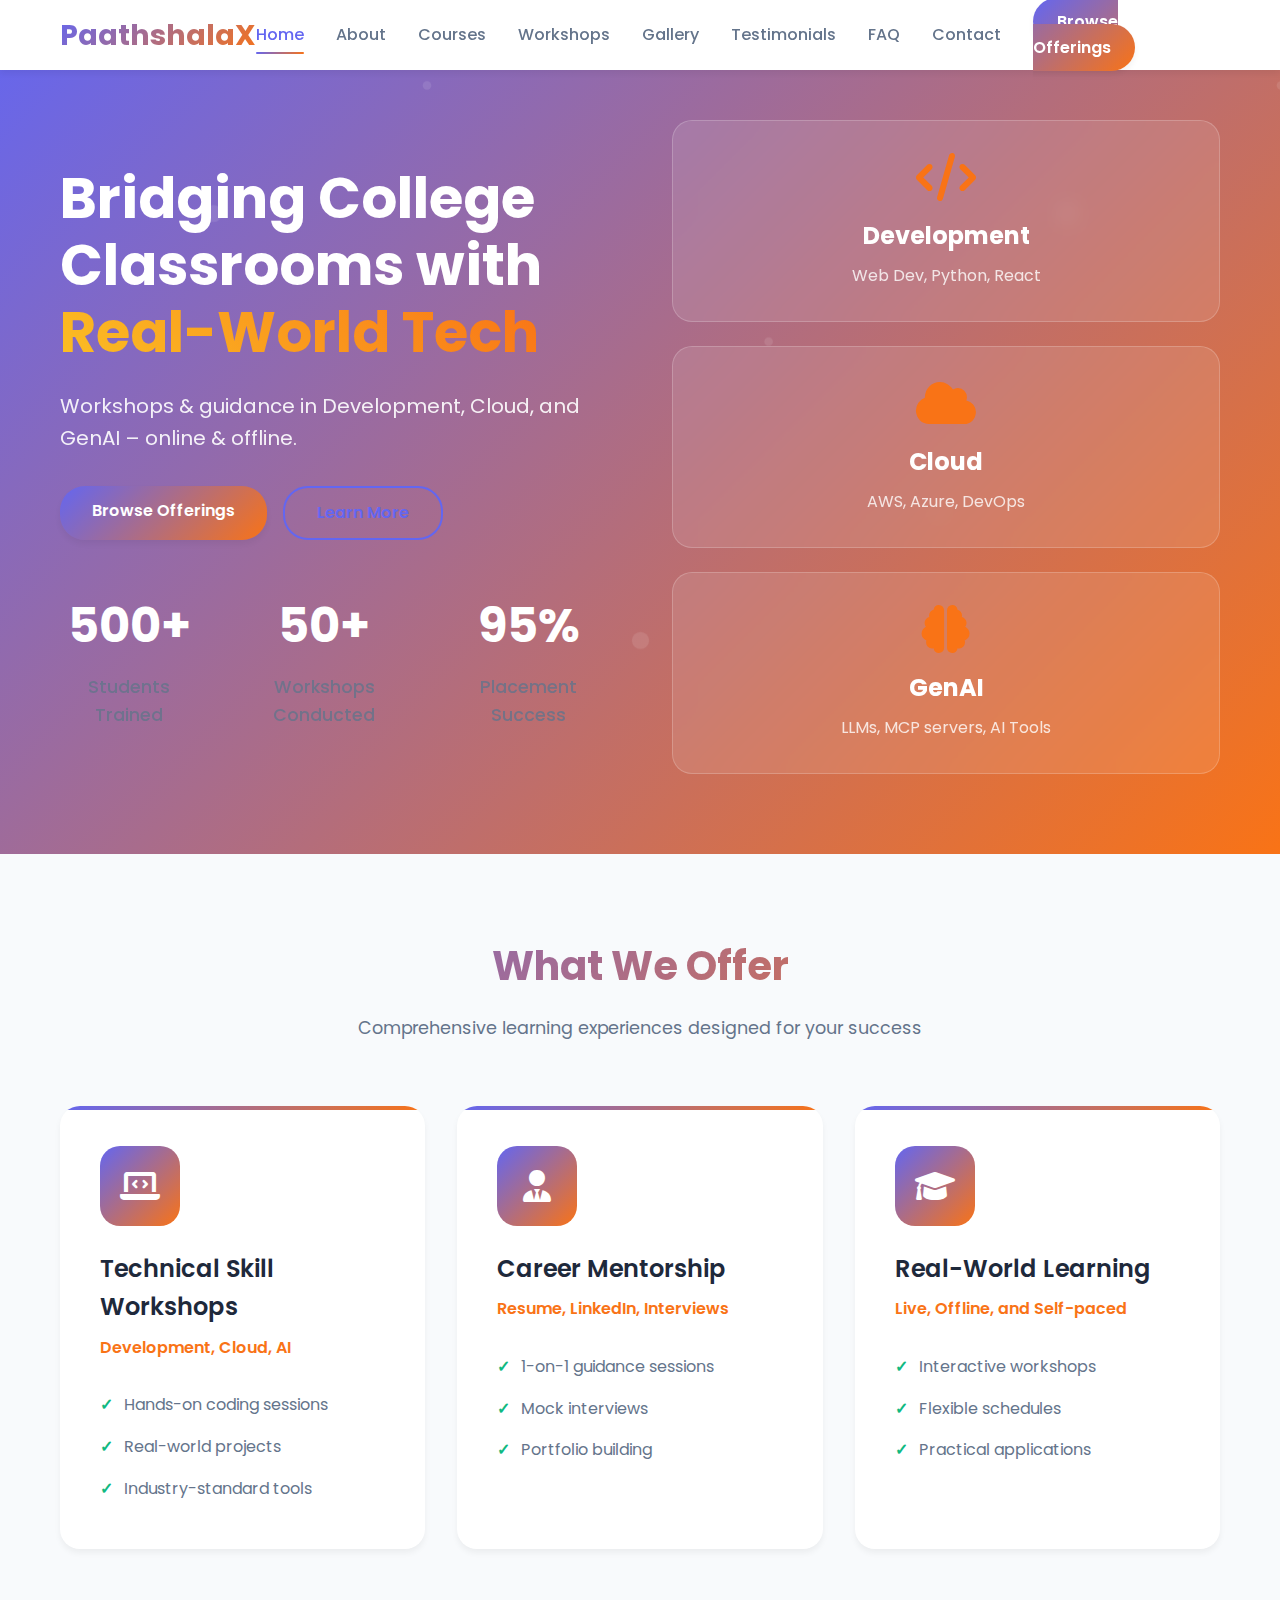
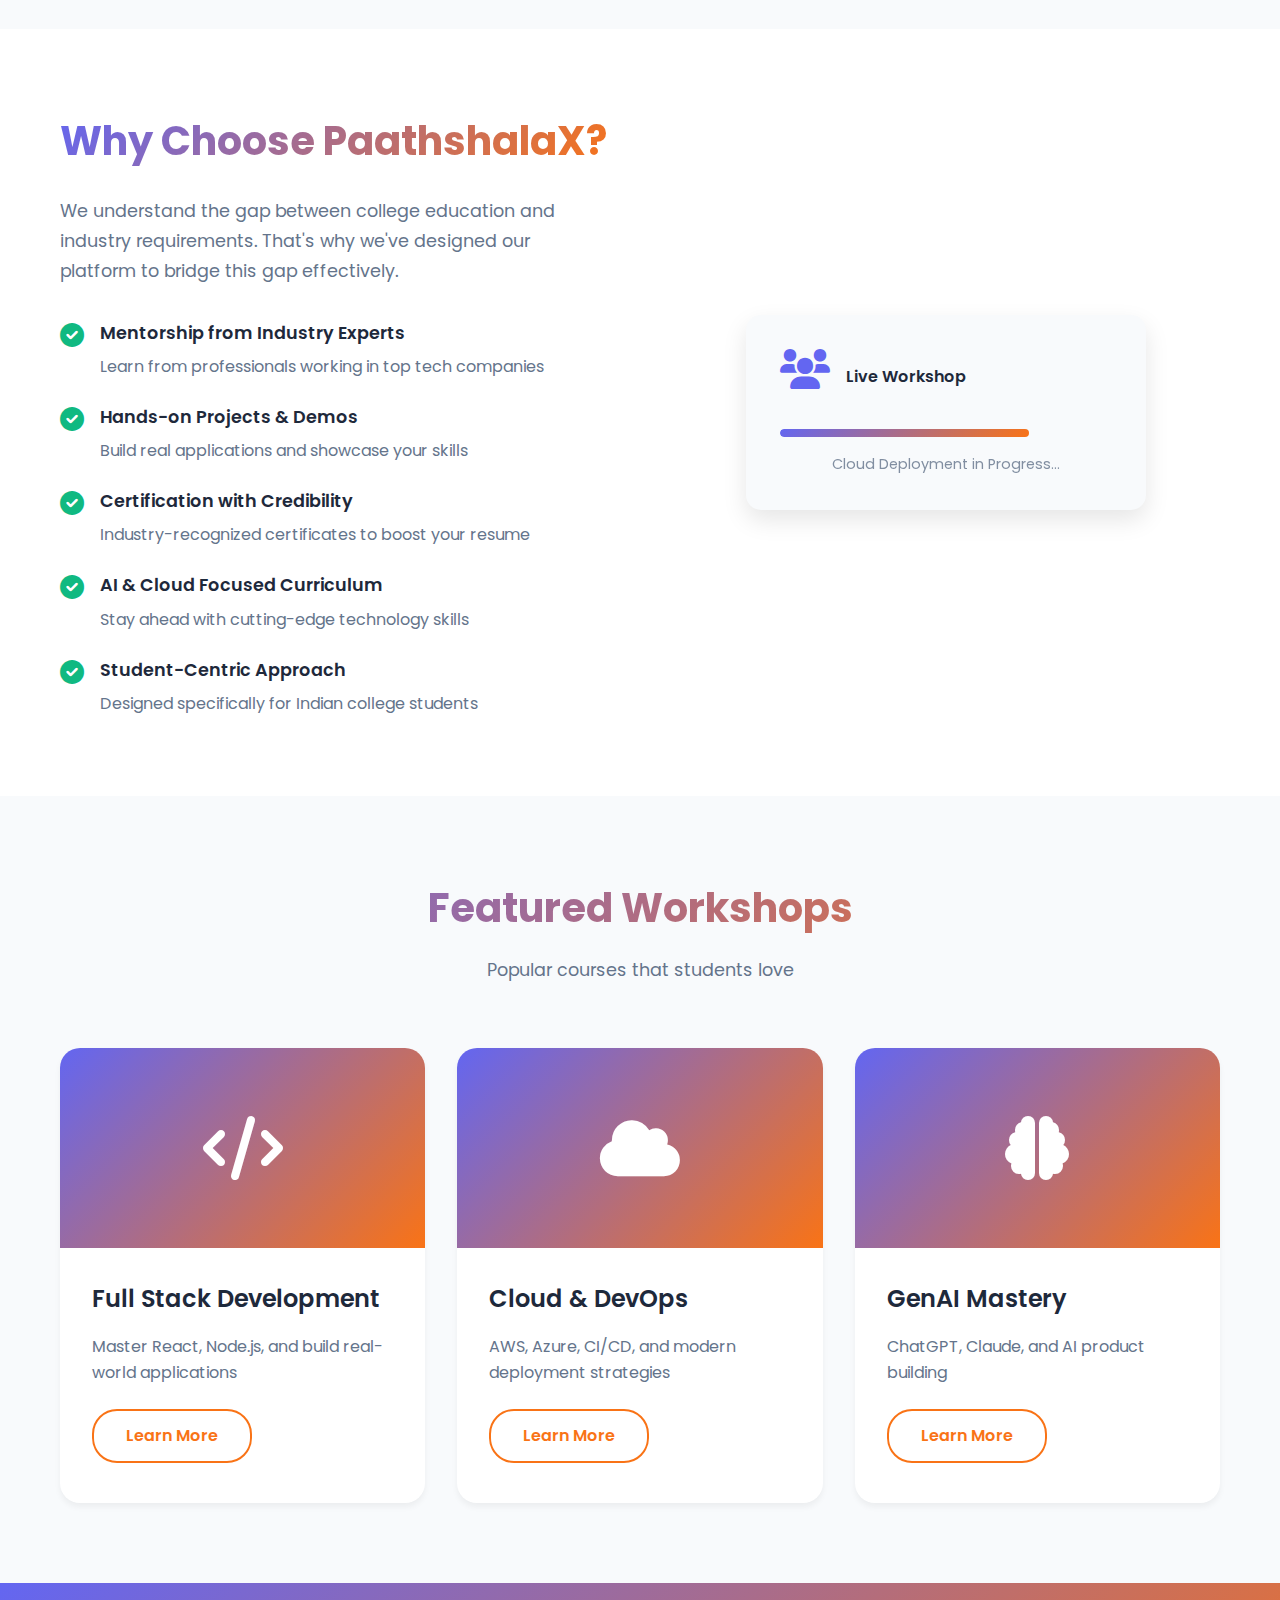
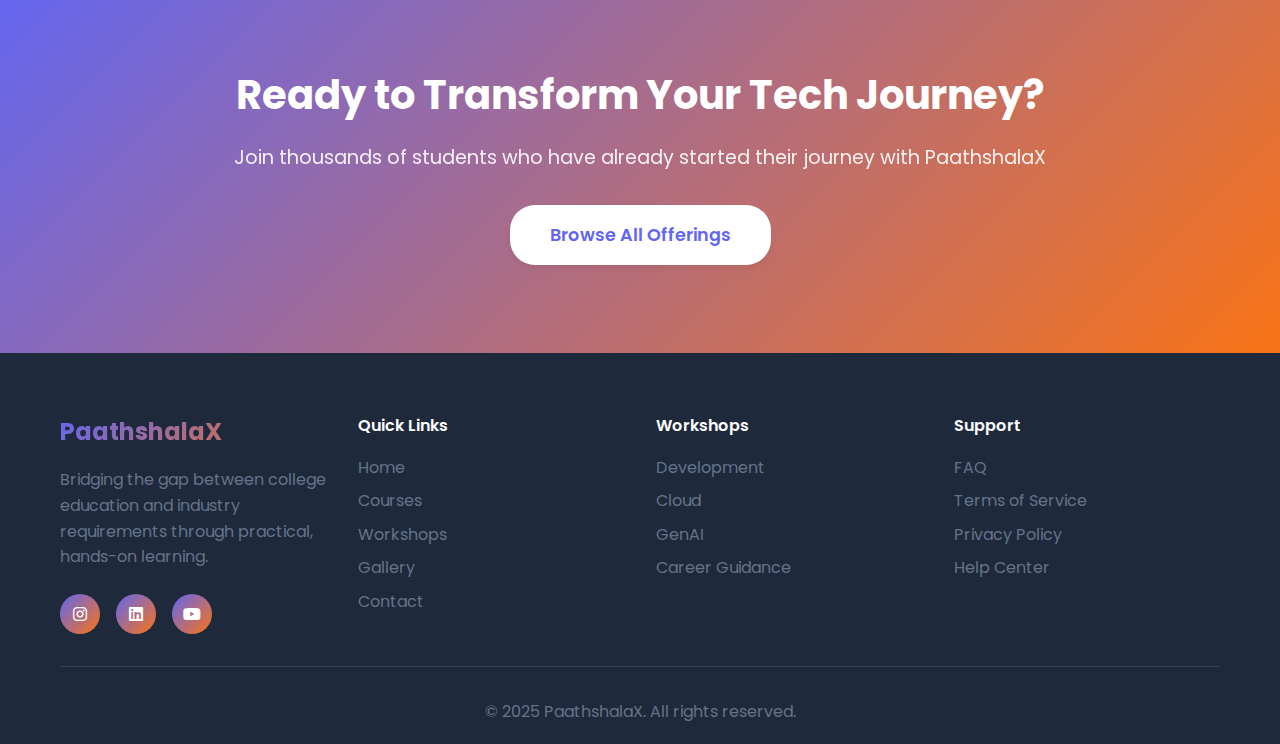
<file: index.html>
<!DOCTYPE html>
<html lang="en">

<head>
    <meta charset="UTF-8">
    <meta name="viewport" content="width=device-width, initial-scale=1.0">
    <title>PaathshalaX - Bridging College Classrooms with Real-World Tech</title>
    <meta name="description"
        content="Workshops & guidance in Development, Cloud, and GenAI for Indian college students. Online & offline learning with industry mentorship.">
    <meta name="keywords" content="EdTech, Development, Cloud, AI, Workshops, Career Guidance, Students, India">
    <link rel="stylesheet" href="css/style.css">
    <link href="https://fonts.googleapis.com/css2?family=Poppins:wght@300;400;500;600;700&display=swap"
        rel="stylesheet">
    <link href="https://cdnjs.cloudflare.com/ajax/libs/font-awesome/6.0.0/css/all.min.css" rel="stylesheet">
</head>

<body>
    <!-- Navigation -->
    <nav class="navbar">
        <div class="nav-container">
            <div class="nav-logo">
                <a href="index.html">
                    <h2>PaathshalaX</h2>
                </a>
            </div>
            <ul class="nav-menu">
                <li><a href="index.html" class="nav-link active">Home</a></li>
                <li><a href="about.html" class="nav-link">About</a></li>
                <li><a href="courses.html" class="nav-link">Courses</a></li>
                <li><a href="workshops.html" class="nav-link">Workshops</a></li>
                <li><a href="gallery.html" class="nav-link">Gallery</a></li>
                <li><a href="testimonials.html" class="nav-link">Testimonials</a></li>
                <li><a href="faq.html" class="nav-link">FAQ</a></li>
                <li><a href="contact.html" class="nav-link">Contact</a></li>
                <li><a href="courses.html" class="nav-cta">Browse Offerings</a></li>
            </ul>
            <div class="hamburger">
                <span></span>
                <span></span>
                <span></span>
            </div>
        </div>
    </nav>

    <!-- Hero Section -->
    <section class="hero">
        <div class="hero-container">
            <div class="hero-content">
                <h1>Bridging College Classrooms with <span class="highlight">Real-World Tech</span></h1>
                <p class="hero-subtitle">Workshops & guidance in Development, Cloud, and GenAI – online & offline.</p>
                <div class="hero-cta">
                    <a href="courses.html" class="btn btn-primary">Browse Offerings</a>
                    <a href="about.html" class="btn btn-secondary">Learn More</a>
                </div>
                <div class="hero-stats">
                    <div class="stat">
                        <span class="stat-number">500+</span>
                        <span class="stat-label">Students Trained</span>
                    </div>
                    <div class="stat">
                        <span class="stat-number">50+</span>
                        <span class="stat-label">Workshops Conducted</span>
                    </div>
                    <div class="stat">
                        <span class="stat-number">95%</span>
                        <span class="stat-label">Placement Success</span>
                    </div>
                </div>
            </div>
            <div class="hero-visual">
                <div class="hero-card">
                    <i class="fas fa-code"></i>
                    <h3>Development</h3>
                    <p>Web Dev, Python, React</p>
                </div>
                <div class="hero-card">
                    <i class="fas fa-cloud"></i>
                    <h3>Cloud</h3>
                    <p>AWS, Azure, DevOps</p>
                </div>
                <div class="hero-card">
                    <i class="fas fa-brain"></i>
                    <h3>GenAI</h3>
                    <p>LLMs, MCP servers, AI Tools</p>
                </div>
            </div>
        </div>
    </section>

    <!-- What We Offer Section -->
    <section class="offerings">
        <div class="container">
            <div class="section-header">
                <h2>What We Offer</h2>
                <p>Comprehensive learning experiences designed for your success</p>
            </div>
            <div class="offerings-grid">
                <div class="offering-card">
                    <div class="card-icon">
                        <i class="fas fa-laptop-code"></i>
                    </div>
                    <h3>Technical Skill Workshops</h3>
                    <p>Development, Cloud, AI</p>
                    <ul>
                        <li>Hands-on coding sessions</li>
                        <li>Real-world projects</li>
                        <li>Industry-standard tools</li>
                    </ul>
                </div>
                <div class="offering-card">
                    <div class="card-icon">
                        <i class="fas fa-user-tie"></i>
                    </div>
                    <h3>Career Mentorship</h3>
                    <p>Resume, LinkedIn, Interviews</p>
                    <ul>
                        <li>1-on-1 guidance sessions</li>
                        <li>Mock interviews</li>
                        <li>Portfolio building</li>
                    </ul>
                </div>
                <div class="offering-card">
                    <div class="card-icon">
                        <i class="fas fa-graduation-cap"></i>
                    </div>
                    <h3>Real-World Learning</h3>
                    <p>Live, Offline, and Self-paced</p>
                    <ul>
                        <li>Interactive workshops</li>
                        <li>Flexible schedules</li>
                        <li>Practical applications</li>
                    </ul>
                </div>
            </div>
        </div>
    </section>
    <!-- Why PaathshalaX Section -->
    <section class="why-us">
        <div class="container">
            <div class="why-us-content">
                <div class="why-us-text">
                    <h2>Why Choose PaathshalaX?</h2>
                    <p>We understand the gap between college education and industry requirements. That's why we've
                        designed our platform to bridge this gap effectively.</p>
                    <div class="features-list">
                        <div class="feature-item">
                            <i class="fas fa-check-circle"></i>
                            <div>
                                <h4>Mentorship from Industry Experts</h4>
                                <p>Learn from professionals working in top tech companies</p>
                            </div>
                        </div>
                        <div class="feature-item">
                            <i class="fas fa-check-circle"></i>
                            <div>
                                <h4>Hands-on Projects & Demos</h4>
                                <p>Build real applications and showcase your skills</p>
                            </div>
                        </div>
                        <div class="feature-item">
                            <i class="fas fa-check-circle"></i>
                            <div>
                                <h4>Certification with Credibility</h4>
                                <p>Industry-recognized certificates to boost your resume</p>
                            </div>
                        </div>
                        <div class="feature-item">
                            <i class="fas fa-check-circle"></i>
                            <div>
                                <h4>AI & Cloud Focused Curriculum</h4>
                                <p>Stay ahead with cutting-edge technology skills</p>
                            </div>
                        </div>
                        <div class="feature-item">
                            <i class="fas fa-check-circle"></i>
                            <div>
                                <h4>Student-Centric Approach</h4>
                                <p>Designed specifically for Indian college students</p>
                            </div>
                        </div>
                    </div>
                </div>
                <div class="why-us-visual">
                    <div class="visual-card">
                        <div class="card-header">
                            <i class="fas fa-users"></i>
                            <span>Live Workshop</span>
                        </div>
                        <div class="card-body">
                            <div class="progress-bar">
                                <div class="progress" style="width: 75%"></div>
                            </div>
                            <p>Cloud Deployment in Progress...</p>
                        </div>
                    </div>
                </div>
            </div>
        </div>
    </section>

    <!-- Featured Workshops -->
    <section class="featured-workshops">
        <div class="container">
            <div class="section-header">
                <h2>Featured Workshops</h2>
                <p>Popular courses that students love</p>
            </div>
            <div class="workshops-grid">
                <div class="workshop-card">
                    <div class="workshop-image">
                        <i class="fas fa-code"></i>
                    </div>
                    <div class="workshop-content">
                        <h3>Full Stack Development</h3>
                        <p>Master React, Node.js, and build real-world applications</p>

                        <a href="development-workshops.html" class="btn btn-outline">Learn More</a>
                    </div>
                </div>
                <div class="workshop-card">
                    <div class="workshop-image">
                        <i class="fas fa-cloud"></i>
                    </div>
                    <div class="workshop-content">
                        <h3>Cloud & DevOps</h3>
                        <p>AWS, Azure, CI/CD, and modern deployment strategies</p>

                        <a href="cloud-workshops.html" class="btn btn-outline">Learn More</a>
                    </div>
                </div>
                <div class="workshop-card">
                    <div class="workshop-image">
                        <i class="fas fa-brain"></i>
                    </div>
                    <div class="workshop-content">
                        <h3>GenAI Mastery</h3>
                        <p>ChatGPT, Claude, and AI product building</p>

                        <a href="genai-workshops.html" class="btn btn-outline">Learn More</a>
                    </div>
                </div>
            </div>
        </div>
    </section>

    <!-- CTA Section -->
    <section class="cta-section">
        <div class="container">
            <div class="cta-content">
                <h2>Ready to Transform Your Tech Journey?</h2>
                <p>Join thousands of students who have already started their journey with PaathshalaX</p>
                <a href="courses.html" class="btn btn-primary btn-large">Browse All Offerings</a>
            </div>
        </div>
    </section>

    <!-- Footer -->
    <footer class="footer">
        <div class="container">
            <div class="footer-content">
                <div class="footer-section">
                    <h3>PaathshalaX</h3>
                    <p>Bridging the gap between college education and industry requirements through practical, hands-on
                        learning.</p>
                    <div class="social-links">
                        <a href="#" aria-label="Instagram"><i class="fab fa-instagram"></i></a>
                        <a href="#" aria-label="LinkedIn"><i class="fab fa-linkedin"></i></a>
                        <a href="#" aria-label="YouTube"><i class="fab fa-youtube"></i></a>
                    </div>
                </div>
                <div class="footer-section">
                    <h4>Quick Links</h4>
                    <ul>
                        <li><a href="index.html">Home</a></li>
                        <li><a href="courses.html">Courses</a></li>
                        <li><a href="workshops.html">Workshops</a></li>
                        <li><a href="gallery.html">Gallery</a></li>
                        <li><a href="contact.html">Contact</a></li>
                    </ul>
                </div>
                <div class="footer-section">
                    <h4>Workshops</h4>
                    <ul>
                        <li><a href="development-workshops.html">Development</a></li>
                        <li><a href="cloud-workshops.html">Cloud</a></li>
                        <li><a href="genai-workshops.html">GenAI</a></li>
                        <li><a href="career-guidance.html">Career Guidance</a></li>
                    </ul>
                </div>
                <div class="footer-section">
                    <h4>Support</h4>
                    <ul>
                        <li><a href="faq.html">FAQ</a></li>
                        <li><a href="terms.html">Terms of Service</a></li>
                        <li><a href="privacy.html">Privacy Policy</a></li>
                        <li><a href="contact.html">Help Center</a></li>
                    </ul>
                </div>
            </div>
            <div class="footer-bottom">
                <p>&copy; 2025 PaathshalaX. All rights reserved.</p>
            </div>
        </div>
    </footer>

    <script src="js/script.js"></script>
</body>

</html>
</file>
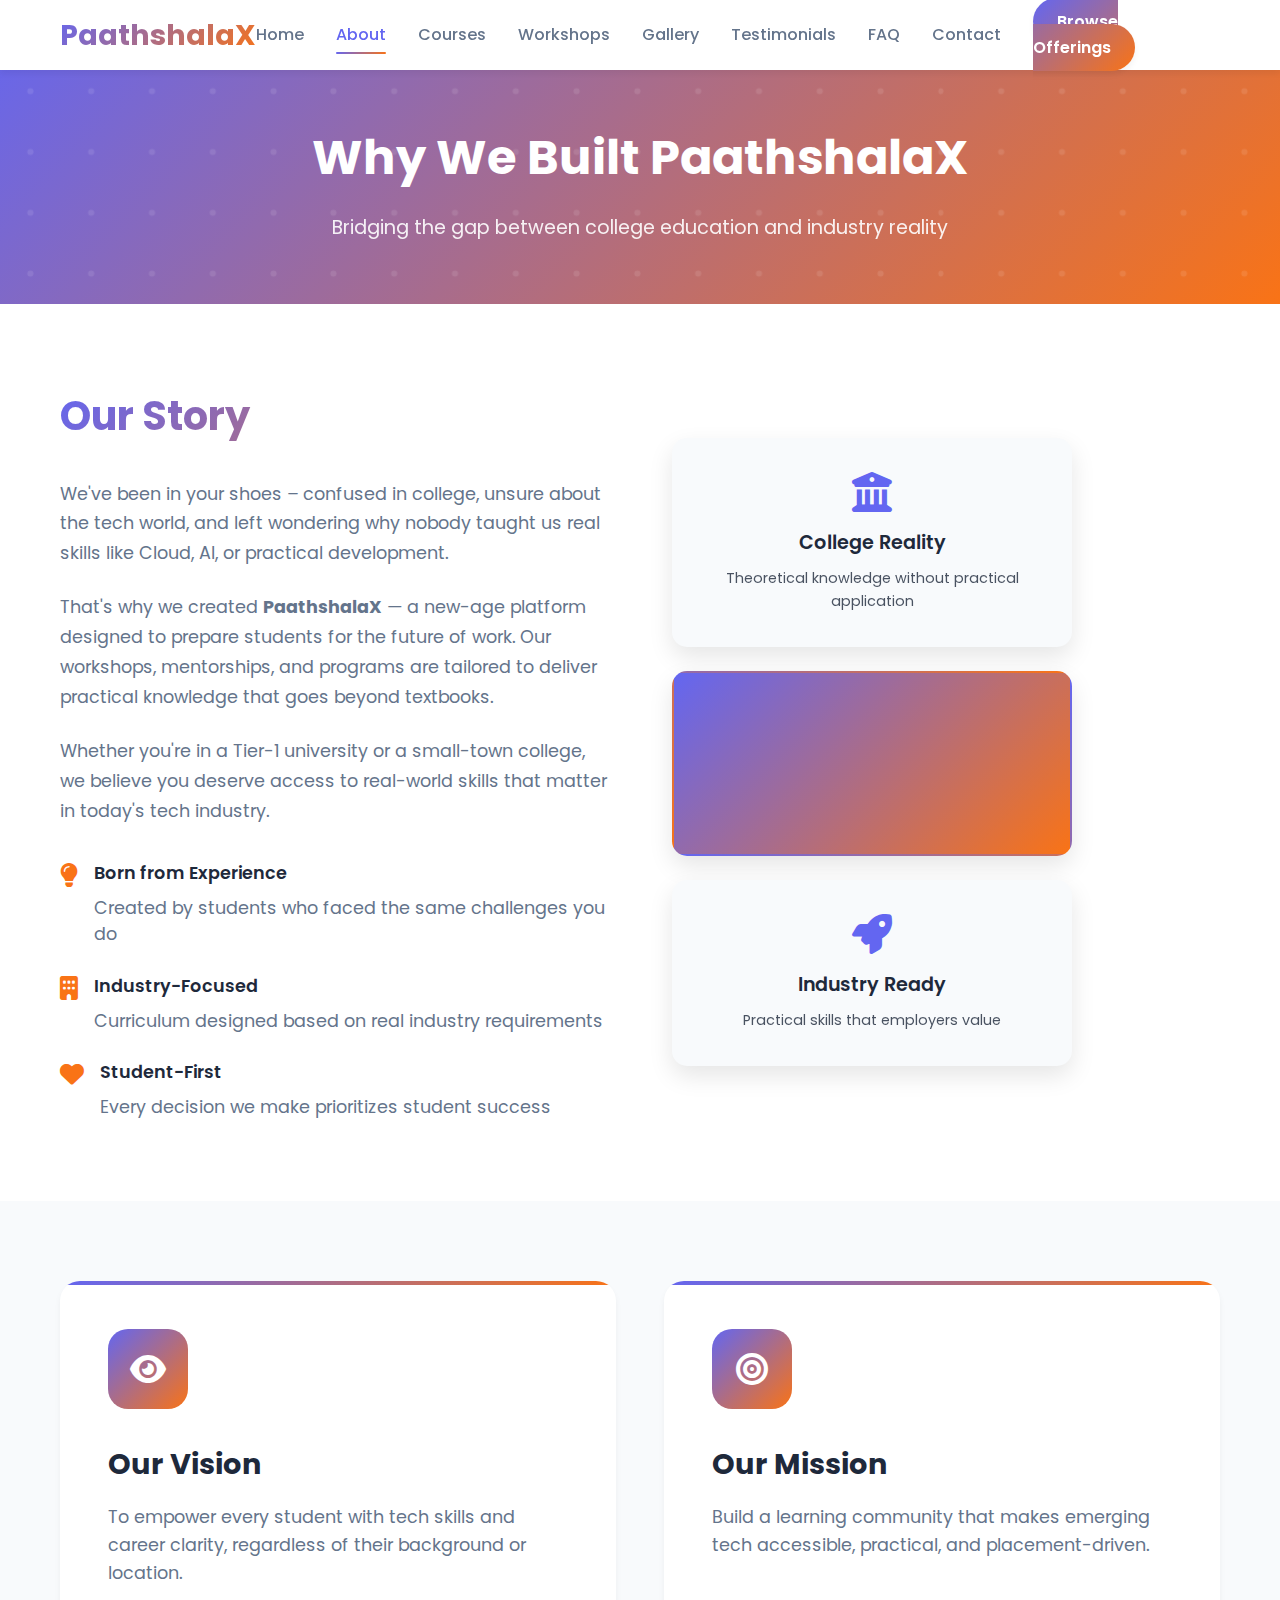
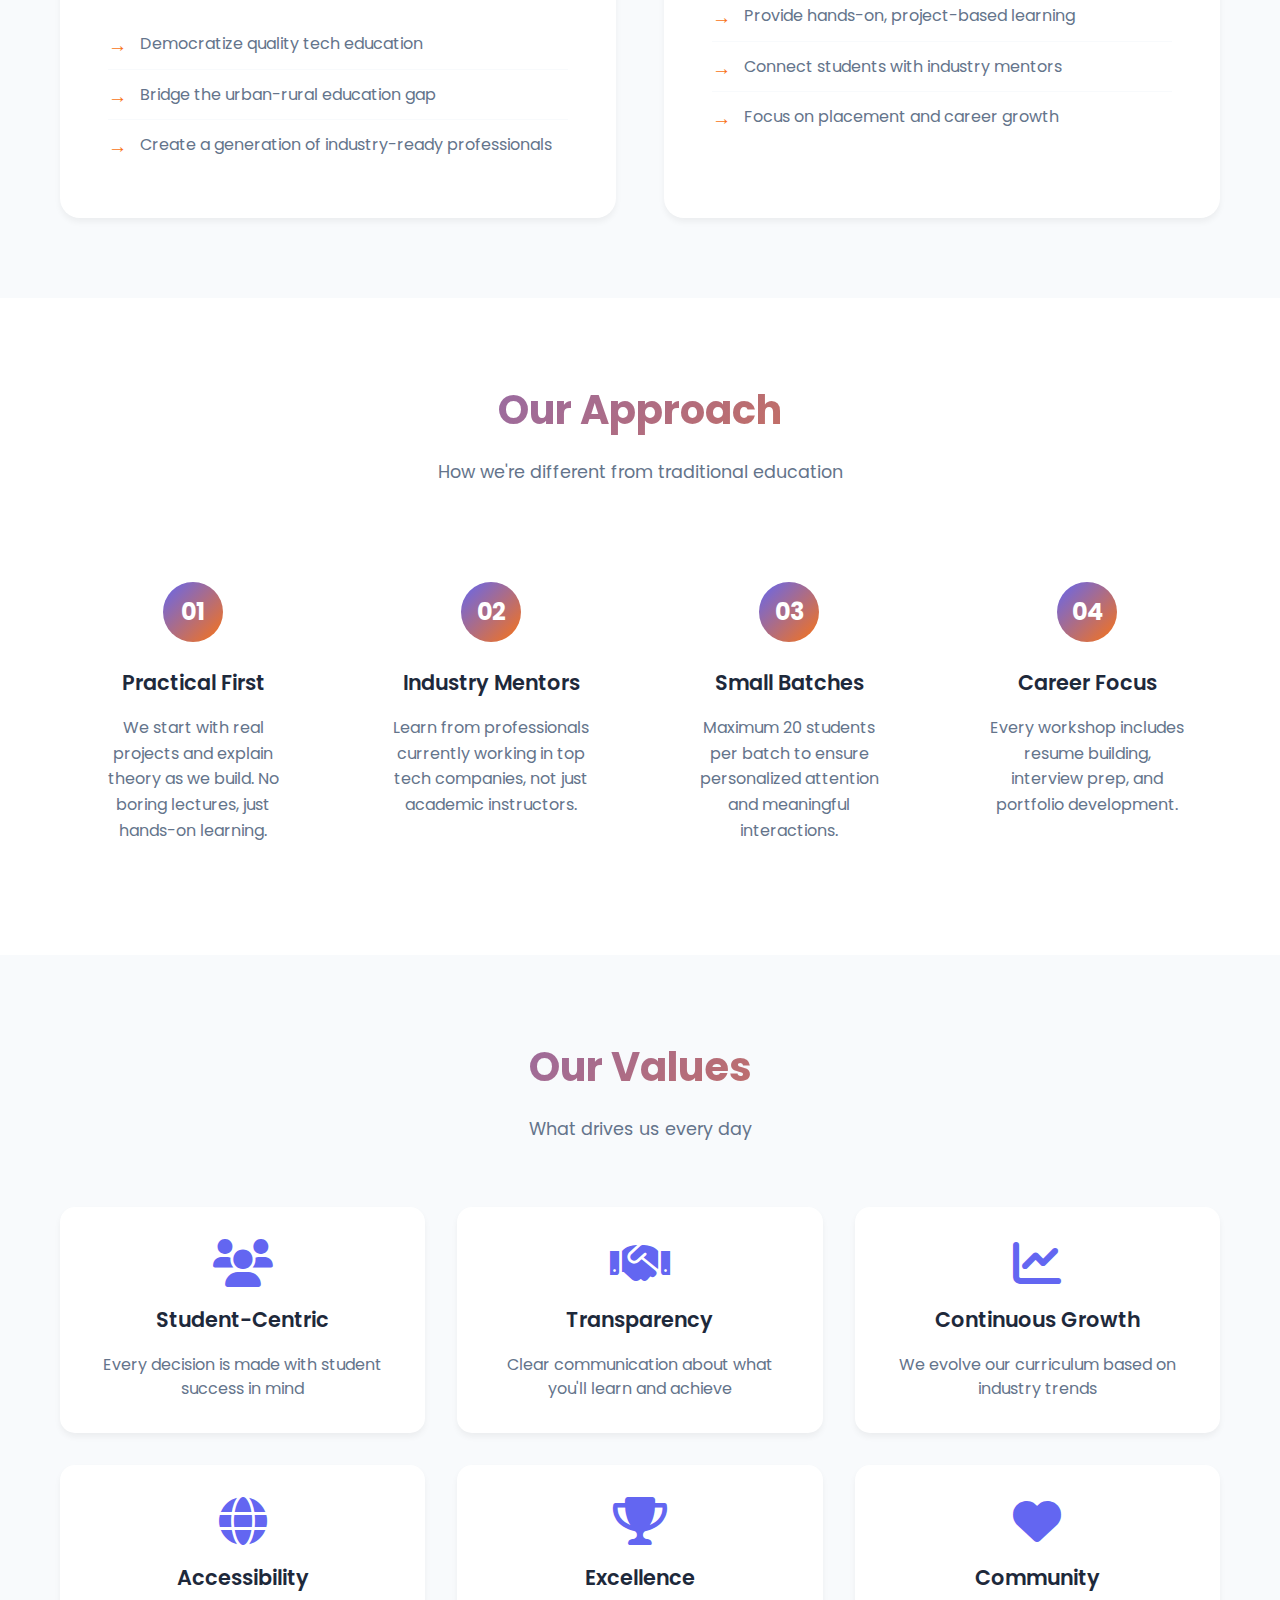
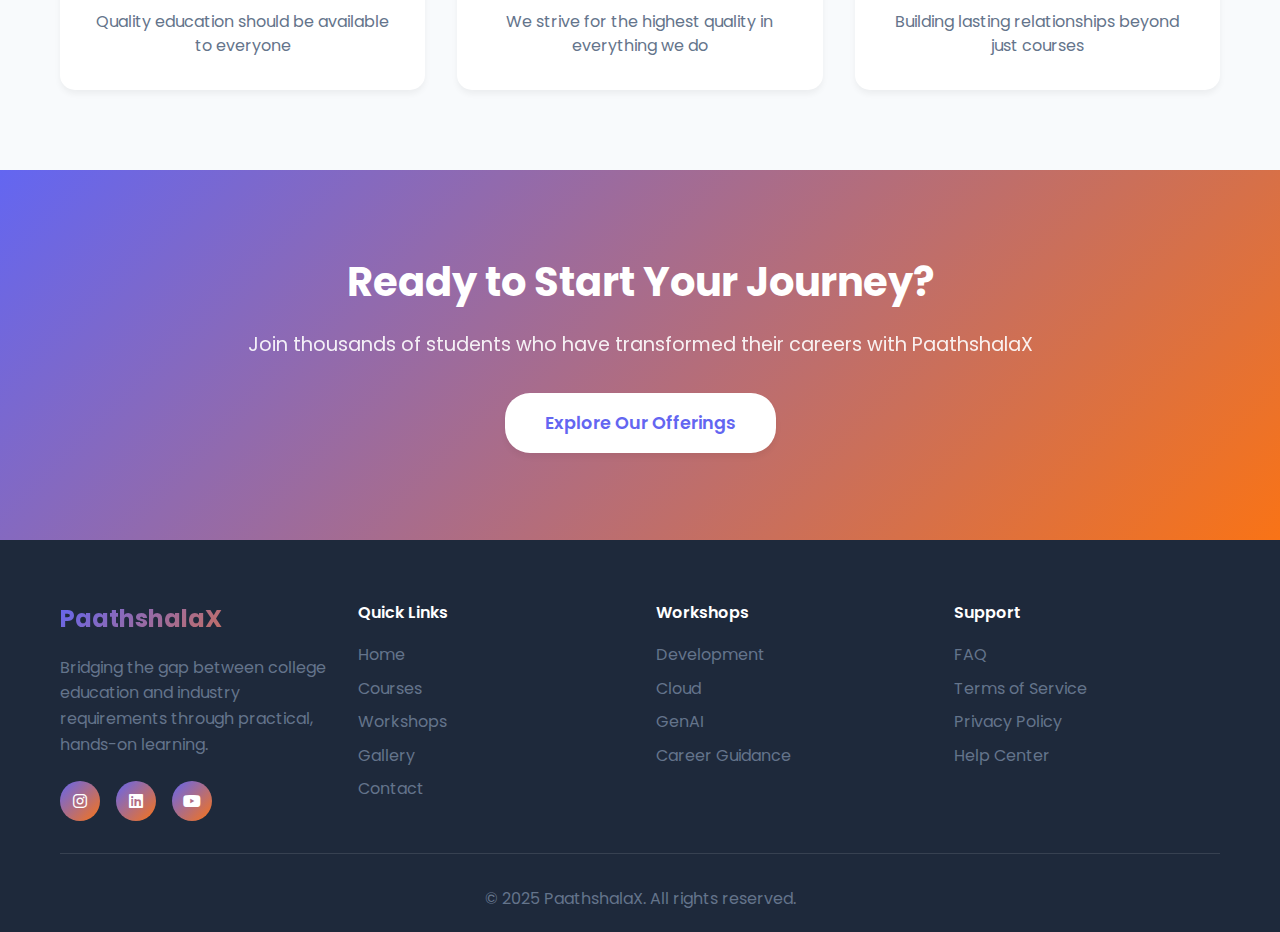
<file: about.html>
<!DOCTYPE html>
<html lang="en">
<head>
    <meta charset="UTF-8">
    <meta name="viewport" content="width=device-width, initial-scale=1.0">
    <title>About Us - PaathshalaX</title>
    <meta name="description" content="Learn about PaathshalaX's mission to bridge the gap between college education and industry requirements through practical tech education.">
    <link rel="stylesheet" href="css/style.css">
    <link href="https://fonts.googleapis.com/css2?family=Poppins:wght@300;400;500;600;700&display=swap" rel="stylesheet">
    <link href="https://cdnjs.cloudflare.com/ajax/libs/font-awesome/6.0.0/css/all.min.css" rel="stylesheet">
</head>
<body>
    <!-- Navigation -->
    <nav class="navbar">
        <div class="nav-container">
            <div class="nav-logo">
                <a href="index.html">
                    <h2>PaathshalaX</h2>
                </a>
            </div>
            <ul class="nav-menu">
                <li><a href="index.html" class="nav-link">Home</a></li>
                <li><a href="about.html" class="nav-link active">About</a></li>
                <li><a href="courses.html" class="nav-link">Courses</a></li>
                <li><a href="workshops.html" class="nav-link">Workshops</a></li>
                <li><a href="gallery.html" class="nav-link">Gallery</a></li>
                <li><a href="testimonials.html" class="nav-link">Testimonials</a></li>
                <li><a href="faq.html" class="nav-link">FAQ</a></li>
                <li><a href="contact.html" class="nav-link">Contact</a></li>
                <li><a href="courses.html" class="nav-cta">Browse Offerings</a></li>
            </ul>
            <div class="hamburger">
                <span></span>
                <span></span>
                <span></span>
            </div>
        </div>
    </nav>

    <!-- Page Header -->
    <section class="page-header">
        <div class="container">
            <h1>Why We Built PaathshalaX</h1>
            <p>Bridging the gap between college education and industry reality</p>
        </div>
    </section>

    <!-- Founding Story -->
    <section class="founding-story">
        <div class="container">
            <div class="story-content">
                <div class="story-text">
                    <h2>Our Story</h2>
                    <p>We've been in your shoes – confused in college, unsure about the tech world, and left wondering why nobody taught us real skills like Cloud, AI, or practical development.</p>
                    
                    <p>That's why we created <strong>PaathshalaX</strong> — a new-age platform designed to prepare students for the future of work. Our workshops, mentorships, and programs are tailored to deliver practical knowledge that goes beyond textbooks.</p>
                    
                    <p>Whether you're in a Tier-1 university or a small-town college, we believe you deserve access to real-world skills that matter in today's tech industry.</p>
                    
                    <div class="story-highlights">
                        <div class="highlight-item">
                            <i class="fas fa-lightbulb"></i>
                            <div>
                                <h4>Born from Experience</h4>
                                <p>Created by students who faced the same challenges you do</p>
                            </div>
                        </div>
                        <div class="highlight-item">
                            <i class="fas fa-building"></i>
                            <div>
                                <h4>Industry-Focused</h4>
                                <p>Curriculum designed based on real industry requirements</p>
                            </div>
                        </div>
                        <div class="highlight-item">
                            <i class="fas fa-heart"></i>
                            <div>
                                <h4>Student-First</h4>
                                <p>Every decision we make prioritizes student success</p>
                            </div>
                        </div>
                    </div>
                </div>
                <div class="story-visual">
                    <div class="visual-grid">
                        <div class="visual-card">
                            <i class="fas fa-university"></i>
                            <h4>College Reality</h4>
                            <p>Theoretical knowledge without practical application</p>
                        </div>
                        <div class="visual-card highlight">
                            <i class="fas fa-arrow-right"></i>
                            <h4>The Gap</h4>
                            <p>Missing industry-relevant skills</p>
                        </div>
                        <div class="visual-card">
                            <i class="fas fa-rocket"></i>
                            <h4>Industry Ready</h4>
                            <p>Practical skills that employers value</p>
                        </div>
                    </div>
                </div>
            </div>
        </div>
    </section>

    <!-- Vision & Mission -->
    <section class="vision-mission">
        <div class="container">
            <div class="vm-grid">
                <div class="vm-card">
                    <div class="vm-icon">
                        <i class="fas fa-eye"></i>
                    </div>
                    <h3>Our Vision</h3>
                    <p>To empower every student with tech skills and career clarity, regardless of their background or location.</p>
                    <div class="vm-details">
                        <ul>
                            <li>Democratize quality tech education</li>
                            <li>Bridge the urban-rural education gap</li>
                            <li>Create a generation of industry-ready professionals</li>
                        </ul>
                    </div>
                </div>
                <div class="vm-card">
                    <div class="vm-icon">
                        <i class="fas fa-bullseye"></i>
                    </div>
                    <h3>Our Mission</h3>
                    <p>Build a learning community that makes emerging tech accessible, practical, and placement-driven.</p>
                    <div class="vm-details">
                        <ul>
                            <li>Provide hands-on, project-based learning</li>
                            <li>Connect students with industry mentors</li>
                            <li>Focus on placement and career growth</li>
                        </ul>
                    </div>
                </div>
            </div>
        </div>
    </section>

    <!-- Our Approach -->
    <section class="our-approach">
        <div class="container">
            <div class="section-header">
                <h2>Our Approach</h2>
                <p>How we're different from traditional education</p>
            </div>
            <div class="approach-grid">
                <div class="approach-item">
                    <div class="approach-number">01</div>
                    <h4>Practical First</h4>
                    <p>We start with real projects and explain theory as we build. No boring lectures, just hands-on learning.</p>
                </div>
                <div class="approach-item">
                    <div class="approach-number">02</div>
                    <h4>Industry Mentors</h4>
                    <p>Learn from professionals currently working in top tech companies, not just academic instructors.</p>
                </div>
                <div class="approach-item">
                    <div class="approach-number">03</div>
                    <h4>Small Batches</h4>
                    <p>Maximum 20 students per batch to ensure personalized attention and meaningful interactions.</p>
                </div>
                <div class="approach-item">
                    <div class="approach-number">04</div>
                    <h4>Career Focus</h4>
                    <p>Every workshop includes resume building, interview prep, and portfolio development.</p>
                </div>
            </div>
        </div>
    </section>

    <!-- Team Values -->
    <section class="team-values">
        <div class="container">
            <div class="section-header">
                <h2>Our Values</h2>
                <p>What drives us every day</p>
            </div>
            <div class="values-grid">
                <div class="value-card">
                    <i class="fas fa-users"></i>
                    <h4>Student-Centric</h4>
                    <p>Every decision is made with student success in mind</p>
                </div>
                <div class="value-card">
                    <i class="fas fa-handshake"></i>
                    <h4>Transparency</h4>
                    <p>Clear communication about what you'll learn and achieve</p>
                </div>
                <div class="value-card">
                    <i class="fas fa-chart-line"></i>
                    <h4>Continuous Growth</h4>
                    <p>We evolve our curriculum based on industry trends</p>
                </div>
                <div class="value-card">
                    <i class="fas fa-globe"></i>
                    <h4>Accessibility</h4>
                    <p>Quality education should be available to everyone</p>
                </div>
                <div class="value-card">
                    <i class="fas fa-trophy"></i>
                    <h4>Excellence</h4>
                    <p>We strive for the highest quality in everything we do</p>
                </div>
                <div class="value-card">
                    <i class="fas fa-heart"></i>
                    <h4>Community</h4>
                    <p>Building lasting relationships beyond just courses</p>
                </div>
            </div>
        </div>
    </section>

    <!-- CTA Section -->
    <section class="cta-section">
        <div class="container">
            <div class="cta-content">
                <h2>Ready to Start Your Journey?</h2>
                <p>Join thousands of students who have transformed their careers with PaathshalaX</p>
                <a href="courses.html" class="btn btn-primary btn-large">Explore Our Offerings</a>
            </div>
        </div>
    </section>

    <!-- Footer -->
    <footer class="footer">
        <div class="container">
            <div class="footer-content">
                <div class="footer-section">
                    <h3>PaathshalaX</h3>
                    <p>Bridging the gap between college education and industry requirements through practical, hands-on learning.</p>
                    <div class="social-links">
                        <a href="#" aria-label="Instagram"><i class="fab fa-instagram"></i></a>
                        <a href="#" aria-label="LinkedIn"><i class="fab fa-linkedin"></i></a>
                        <a href="#" aria-label="YouTube"><i class="fab fa-youtube"></i></a>
                    </div>
                </div>
                <div class="footer-section">
                    <h4>Quick Links</h4>
                    <ul>
                        <li><a href="index.html">Home</a></li>
                        <li><a href="courses.html">Courses</a></li>
                        <li><a href="workshops.html">Workshops</a></li>
                        <li><a href="gallery.html">Gallery</a></li>
                        <li><a href="contact.html">Contact</a></li>
                    </ul>
                </div>
                <div class="footer-section">
                    <h4>Workshops</h4>
                    <ul>
                        <li><a href="development-workshops.html">Development</a></li>
                        <li><a href="cloud-workshops.html">Cloud</a></li>
                        <li><a href="genai-workshops.html">GenAI</a></li>
                        <li><a href="career-guidance.html">Career Guidance</a></li>
                    </ul>
                </div>
                <div class="footer-section">
                    <h4>Support</h4>
                    <ul>
                        <li><a href="faq.html">FAQ</a></li>
                        <li><a href="terms.html">Terms of Service</a></li>
                        <li><a href="privacy.html">Privacy Policy</a></li>
                        <li><a href="contact.html">Help Center</a></li>
                    </ul>
                </div>
            </div>
            <div class="footer-bottom">
                <p>&copy; 2025 PaathshalaX. All rights reserved.</p>
            </div>
        </div>
    </footer>

    <script src="js/script.js"></script>
</body>
</html>
</file>
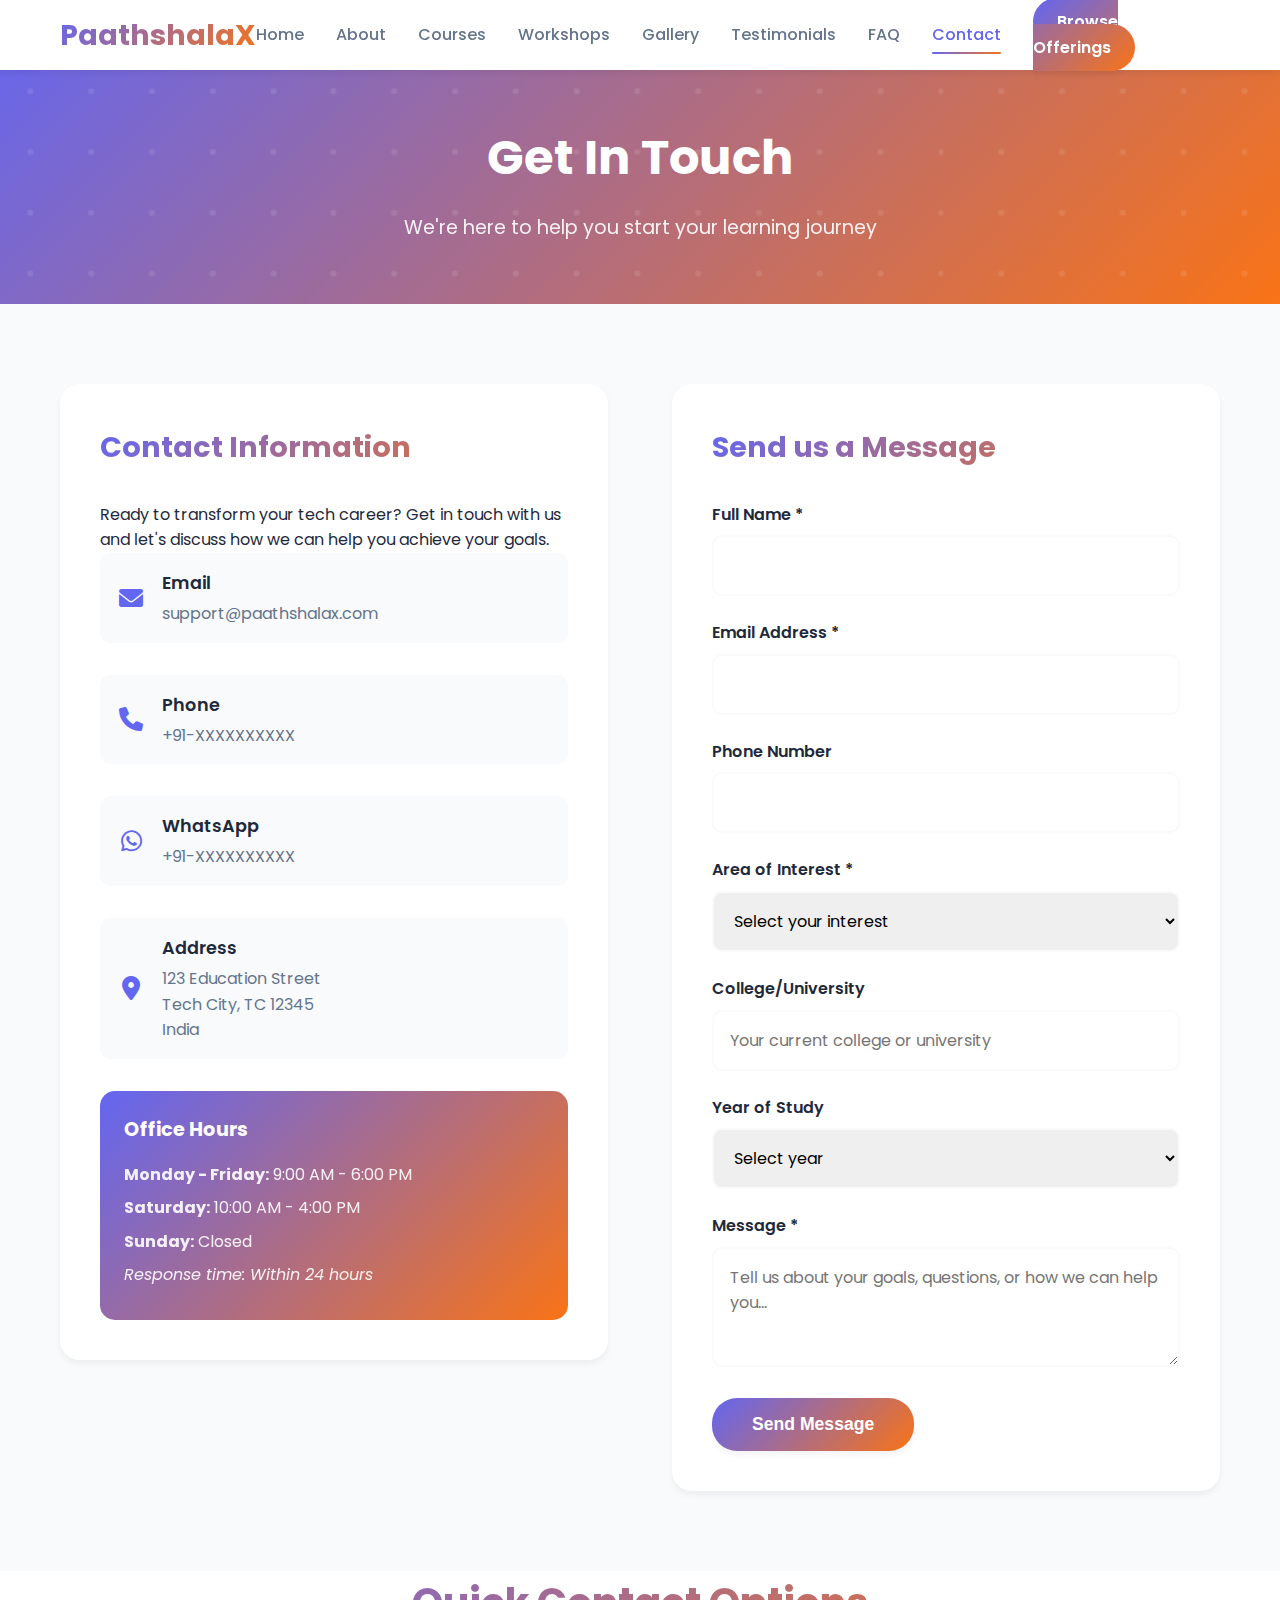
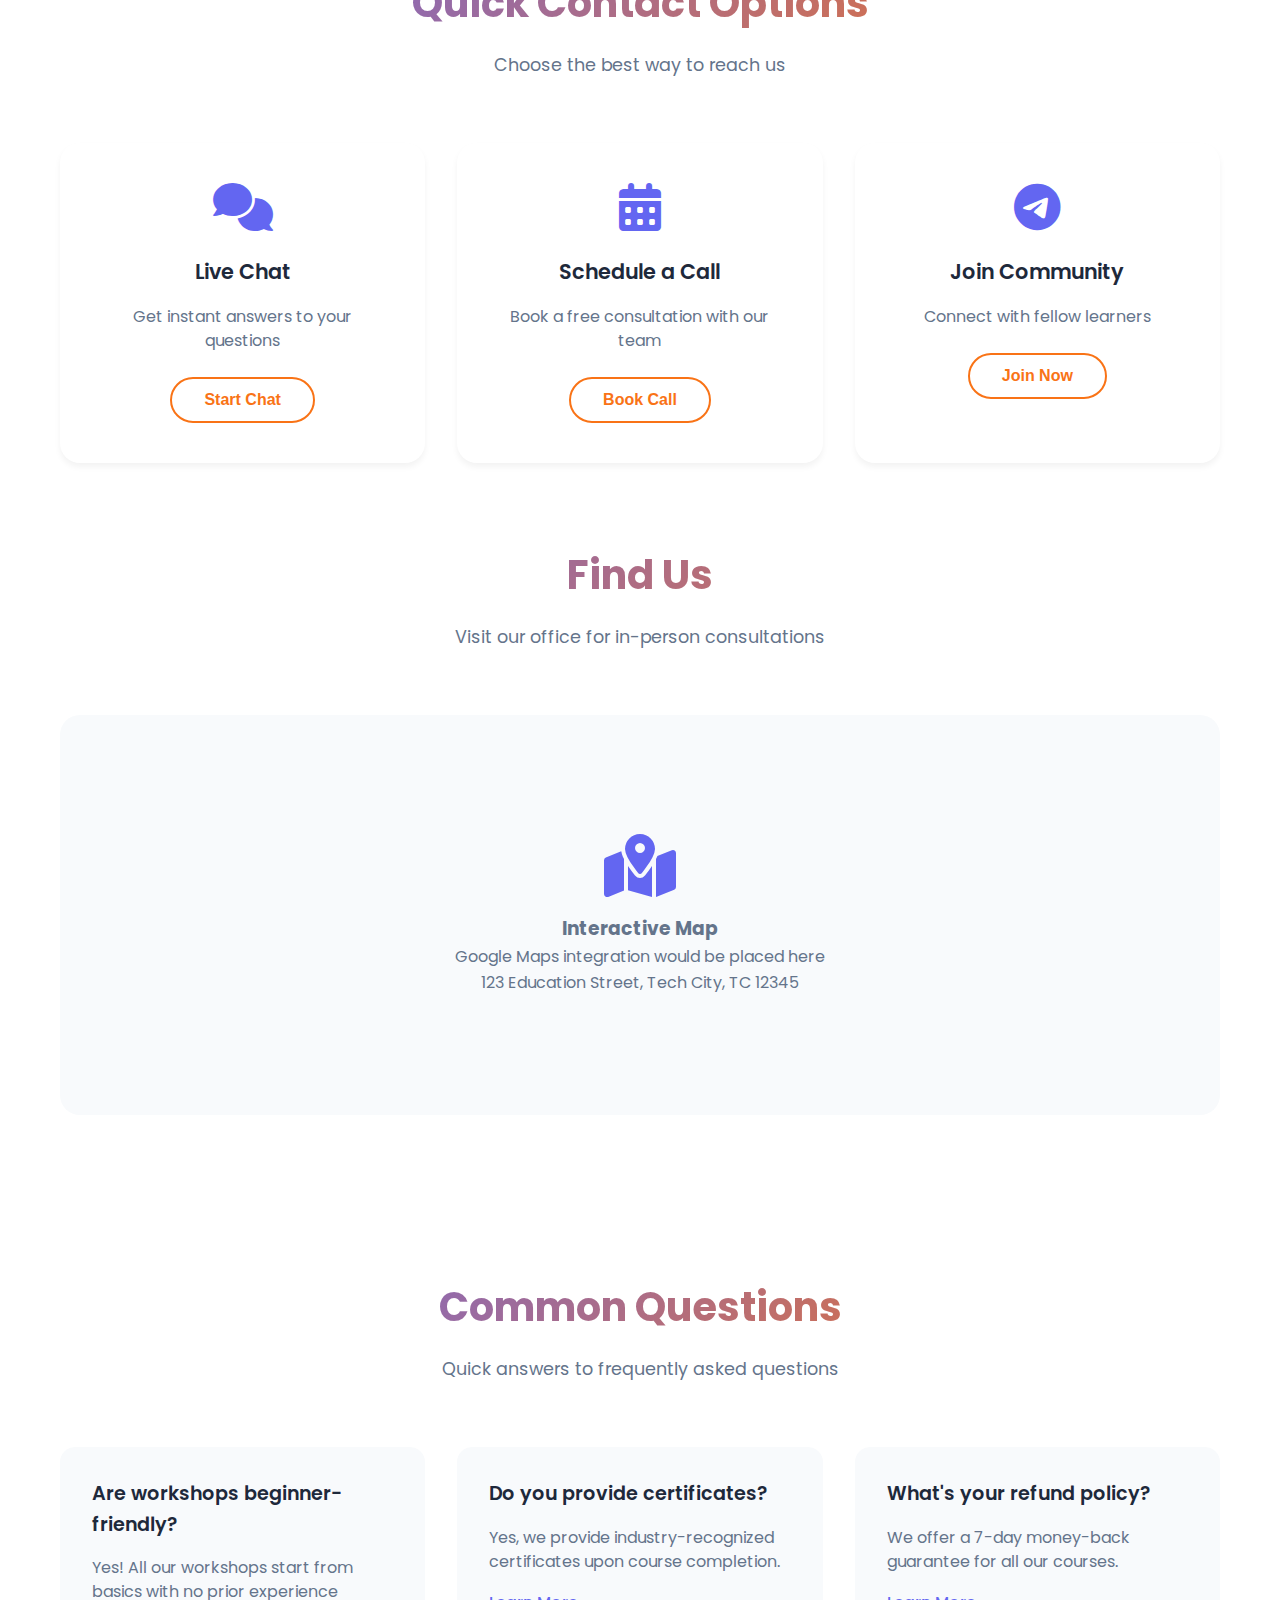
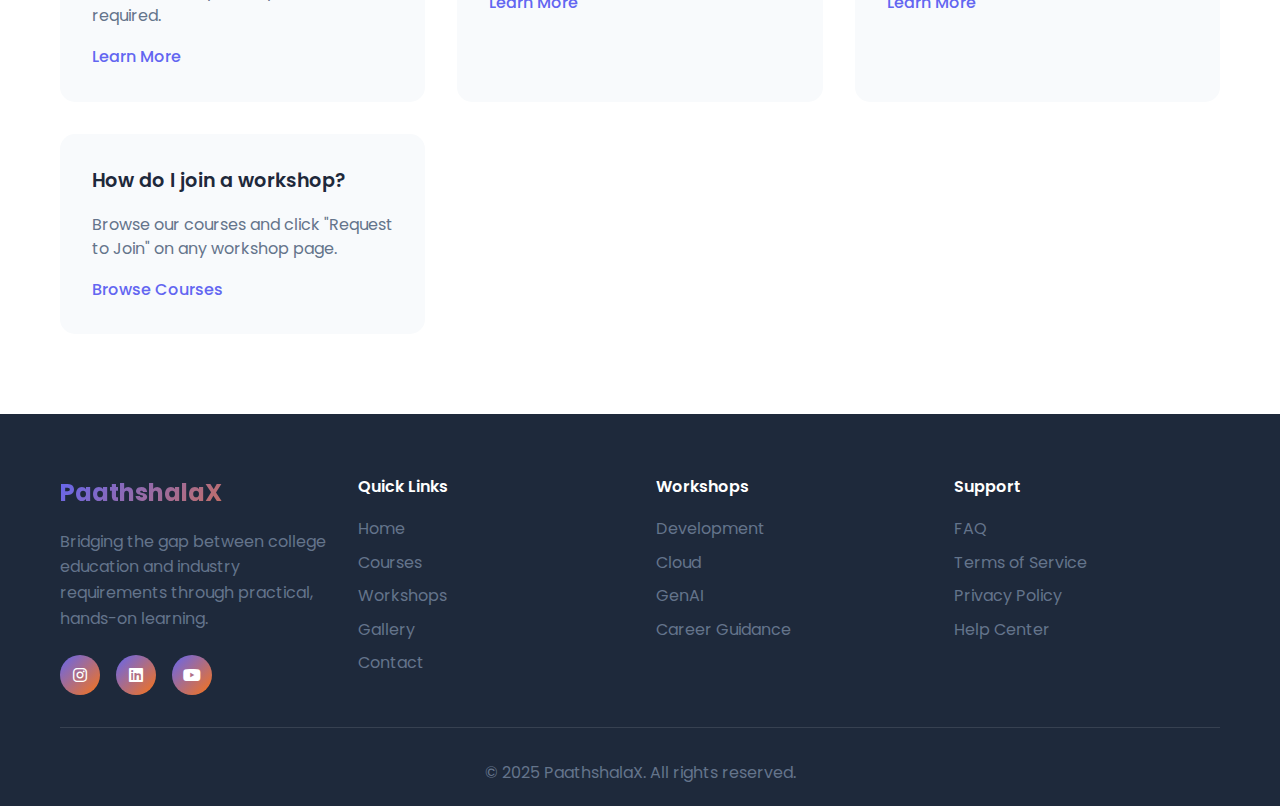
<file: contact.html>
<!DOCTYPE html>
<html lang="en">
<head>
    <meta charset="UTF-8">
    <meta name="viewport" content="width=device-width, initial-scale=1.0">
    <title>Contact Us - PaathshalaX</title>
    <meta name="description" content="Get in touch with PaathshalaX. Contact us for course inquiries, support, or any questions about our educational programs.">
    <link rel="stylesheet" href="css/style.css">
    <link href="https://fonts.googleapis.com/css2?family=Poppins:wght@300;400;500;600;700&display=swap" rel="stylesheet">
    <link href="https://cdnjs.cloudflare.com/ajax/libs/font-awesome/6.0.0/css/all.min.css" rel="stylesheet">
</head>
<body>
    <!-- Navigation -->
    <nav class="navbar">
        <div class="nav-container">
            <div class="nav-logo">
                <a href="index.html">
                    <h2>PaathshalaX</h2>
                </a>
            </div>
            <ul class="nav-menu">
                <li><a href="index.html" class="nav-link">Home</a></li>
                <li><a href="about.html" class="nav-link">About</a></li>
                <li><a href="courses.html" class="nav-link">Courses</a></li>
                <li><a href="workshops.html" class="nav-link">Workshops</a></li>
                <li><a href="gallery.html" class="nav-link">Gallery</a></li>
                <li><a href="testimonials.html" class="nav-link">Testimonials</a></li>
                <li><a href="faq.html" class="nav-link">FAQ</a></li>
                <li><a href="contact.html" class="nav-link active">Contact</a></li>
                <li><a href="courses.html" class="nav-cta">Browse Offerings</a></li>
            </ul>
            <div class="hamburger">
                <span></span>
                <span></span>
                <span></span>
            </div>
        </div>
    </nav>

    <!-- Page Header -->
    <section class="page-header">
        <div class="container">
            <h1>Get In Touch</h1>
            <p>We're here to help you start your learning journey</p>
        </div>
    </section>

    <!-- Contact Section -->
    <section class="contact-page">
        <div class="container">
            <div class="contact-grid">
                <!-- Contact Information -->
                <div class="contact-info-card">
                    <h3>Contact Information</h3>
                    <p>Ready to transform your tech career? Get in touch with us and let's discuss how we can help you achieve your goals.</p>
                    
                    <div class="contact-method">
                        <i class="fas fa-envelope"></i>
                        <div>
                            <h4>Email</h4>
                            <p>support@paathshalax.com</p>
                        </div>
                    </div>
                    
                    <div class="contact-method">
                        <i class="fas fa-phone"></i>
                        <div>
                            <h4>Phone</h4>
                            <p>+91-XXXXXXXXXX</p>
                        </div>
                    </div>
                    
                    <div class="contact-method">
                        <i class="fab fa-whatsapp"></i>
                        <div>
                            <h4>WhatsApp</h4>
                            <p>+91-XXXXXXXXXX</p>
                        </div>
                    </div>
                    
                    <div class="contact-method">
                        <i class="fas fa-map-marker-alt"></i>
                        <div>
                            <h4>Address</h4>
                            <p>123 Education Street<br>Tech City, TC 12345<br>India</p>
                        </div>
                    </div>

                    <div class="office-hours">
                        <h4>Office Hours</h4>
                        <p><strong>Monday - Friday:</strong> 9:00 AM - 6:00 PM</p>
                        <p><strong>Saturday:</strong> 10:00 AM - 4:00 PM</p>
                        <p><strong>Sunday:</strong> Closed</p>
                        <p><em>Response time: Within 24 hours</em></p>
                    </div>
                </div>

                <!-- Contact Form -->
                <div class="contact-form-card">
                    <h3>Send us a Message</h3>
                    <form class="contact-form">
                        <div class="form-group">
                            <label for="name">Full Name *</label>
                            <input type="text" id="name" name="name" required>
                        </div>
                        
                        <div class="form-group">
                            <label for="email">Email Address *</label>
                            <input type="email" id="email" name="email" required>
                        </div>
                        
                        <div class="form-group">
                            <label for="phone">Phone Number</label>
                            <input type="tel" id="phone" name="phone">
                        </div>
                        
                        <div class="form-group">
                            <label for="interest">Area of Interest *</label>
                            <select id="interest" name="interest" required>
                                <option value="">Select your interest</option>
                                <option value="development">Development Workshops</option>
                                <option value="cloud">Cloud & DevOps</option>
                                <option value="genai">GenAI & AI Tools</option>
                                <option value="career">Career Guidance</option>
                                <option value="general">General Inquiry</option>
                                <option value="support">Technical Support</option>
                            </select>
                        </div>
                        
                        <div class="form-group">
                            <label for="college">College/University</label>
                            <input type="text" id="college" name="college" placeholder="Your current college or university">
                        </div>
                        
                        <div class="form-group">
                            <label for="year">Year of Study</label>
                            <select id="year" name="year">
                                <option value="">Select year</option>
                                <option value="1st">1st Year</option>
                                <option value="2nd">2nd Year</option>
                                <option value="3rd">3rd Year</option>
                                <option value="4th">4th Year</option>
                                <option value="graduate">Graduate</option>
                                <option value="working">Working Professional</option>
                            </select>
                        </div>
                        
                        <div class="form-group">
                            <label for="message">Message *</label>
                            <textarea id="message" name="message" required placeholder="Tell us about your goals, questions, or how we can help you..."></textarea>
                        </div>
                        
                        <button type="submit" class="btn btn-primary btn-large">Send Message</button>
                    </form>
                </div>
            </div>
        </div>
    </section>

    <!-- Quick Contact Options -->
    <section class="quick-contact">
        <div class="container">
            <div class="section-header">
                <h2>Quick Contact Options</h2>
                <p>Choose the best way to reach us</p>
            </div>
            <div class="quick-contact-grid">
                <div class="quick-contact-card">
                    <i class="fas fa-comments"></i>
                    <h4>Live Chat</h4>
                    <p>Get instant answers to your questions</p>
                    <button class="btn btn-outline">Start Chat</button>
                </div>
                <div class="quick-contact-card">
                    <i class="fas fa-calendar-alt"></i>
                    <h4>Schedule a Call</h4>
                    <p>Book a free consultation with our team</p>
                    <button class="btn btn-outline">Book Call</button>
                </div>
                <div class="quick-contact-card">
                    <i class="fab fa-telegram"></i>
                    <h4>Join Community</h4>
                    <p>Connect with fellow learners</p>
                    <button class="btn btn-outline">Join Now</button>
                </div>
            </div>
        </div>
    </section>

    <!-- Map Section -->
    <section class="map-section">
        <div class="container">
            <div class="section-header">
                <h2>Find Us</h2>
                <p>Visit our office for in-person consultations</p>
            </div>
            <div class="map-container">
                <div class="map-placeholder">
                    <i class="fas fa-map-marked-alt"></i>
                    <h3>Interactive Map</h3>
                    <p>Google Maps integration would be placed here</p>
                    <p>123 Education Street, Tech City, TC 12345</p>
                </div>
            </div>
        </div>
    </section>

    <!-- FAQ Quick Links -->
    <section class="faq-quick-links">
        <div class="container">
            <div class="section-header">
                <h2>Common Questions</h2>
                <p>Quick answers to frequently asked questions</p>
            </div>
            <div class="quick-faq-grid">
                <div class="quick-faq-item">
                    <h4>Are workshops beginner-friendly?</h4>
                    <p>Yes! All our workshops start from basics with no prior experience required.</p>
                    <a href="faq.html">Learn More</a>
                </div>
                <div class="quick-faq-item">
                    <h4>Do you provide certificates?</h4>
                    <p>Yes, we provide industry-recognized certificates upon course completion.</p>
                    <a href="faq.html">Learn More</a>
                </div>
                <div class="quick-faq-item">
                    <h4>What's your refund policy?</h4>
                    <p>We offer a 7-day money-back guarantee for all our courses.</p>
                    <a href="faq.html">Learn More</a>
                </div>
                <div class="quick-faq-item">
                    <h4>How do I join a workshop?</h4>
                    <p>Browse our courses and click "Request to Join" on any workshop page.</p>
                    <a href="courses.html">Browse Courses</a>
                </div>
            </div>
        </div>
    </section>

    <!-- Footer -->
    <footer class="footer">
        <div class="container">
            <div class="footer-content">
                <div class="footer-section">
                    <h3>PaathshalaX</h3>
                    <p>Bridging the gap between college education and industry requirements through practical, hands-on learning.</p>
                    <div class="social-links">
                        <a href="#" aria-label="Instagram"><i class="fab fa-instagram"></i></a>
                        <a href="#" aria-label="LinkedIn"><i class="fab fa-linkedin"></i></a>
                        <a href="#" aria-label="YouTube"><i class="fab fa-youtube"></i></a>
                    </div>
                </div>
                <div class="footer-section">
                    <h4>Quick Links</h4>
                    <ul>
                        <li><a href="index.html">Home</a></li>
                        <li><a href="courses.html">Courses</a></li>
                        <li><a href="workshops.html">Workshops</a></li>
                        <li><a href="gallery.html">Gallery</a></li>
                        <li><a href="contact.html">Contact</a></li>
                    </ul>
                </div>
                <div class="footer-section">
                    <h4>Workshops</h4>
                    <ul>
                        <li><a href="development-workshops.html">Development</a></li>
                        <li><a href="cloud-workshops.html">Cloud</a></li>
                        <li><a href="genai-workshops.html">GenAI</a></li>
                        <li><a href="career-guidance.html">Career Guidance</a></li>
                    </ul>
                </div>
                <div class="footer-section">
                    <h4>Support</h4>
                    <ul>
                        <li><a href="faq.html">FAQ</a></li>
                        <li><a href="terms.html">Terms of Service</a></li>
                        <li><a href="privacy.html">Privacy Policy</a></li>
                        <li><a href="contact.html">Help Center</a></li>
                    </ul>
                </div>
            </div>
            <div class="footer-bottom">
                <p>&copy; 2025 PaathshalaX. All rights reserved.</p>
            </div>
        </div>
    </footer>

    <script src="js/script.js"></script>
</body>
</html>
</file>
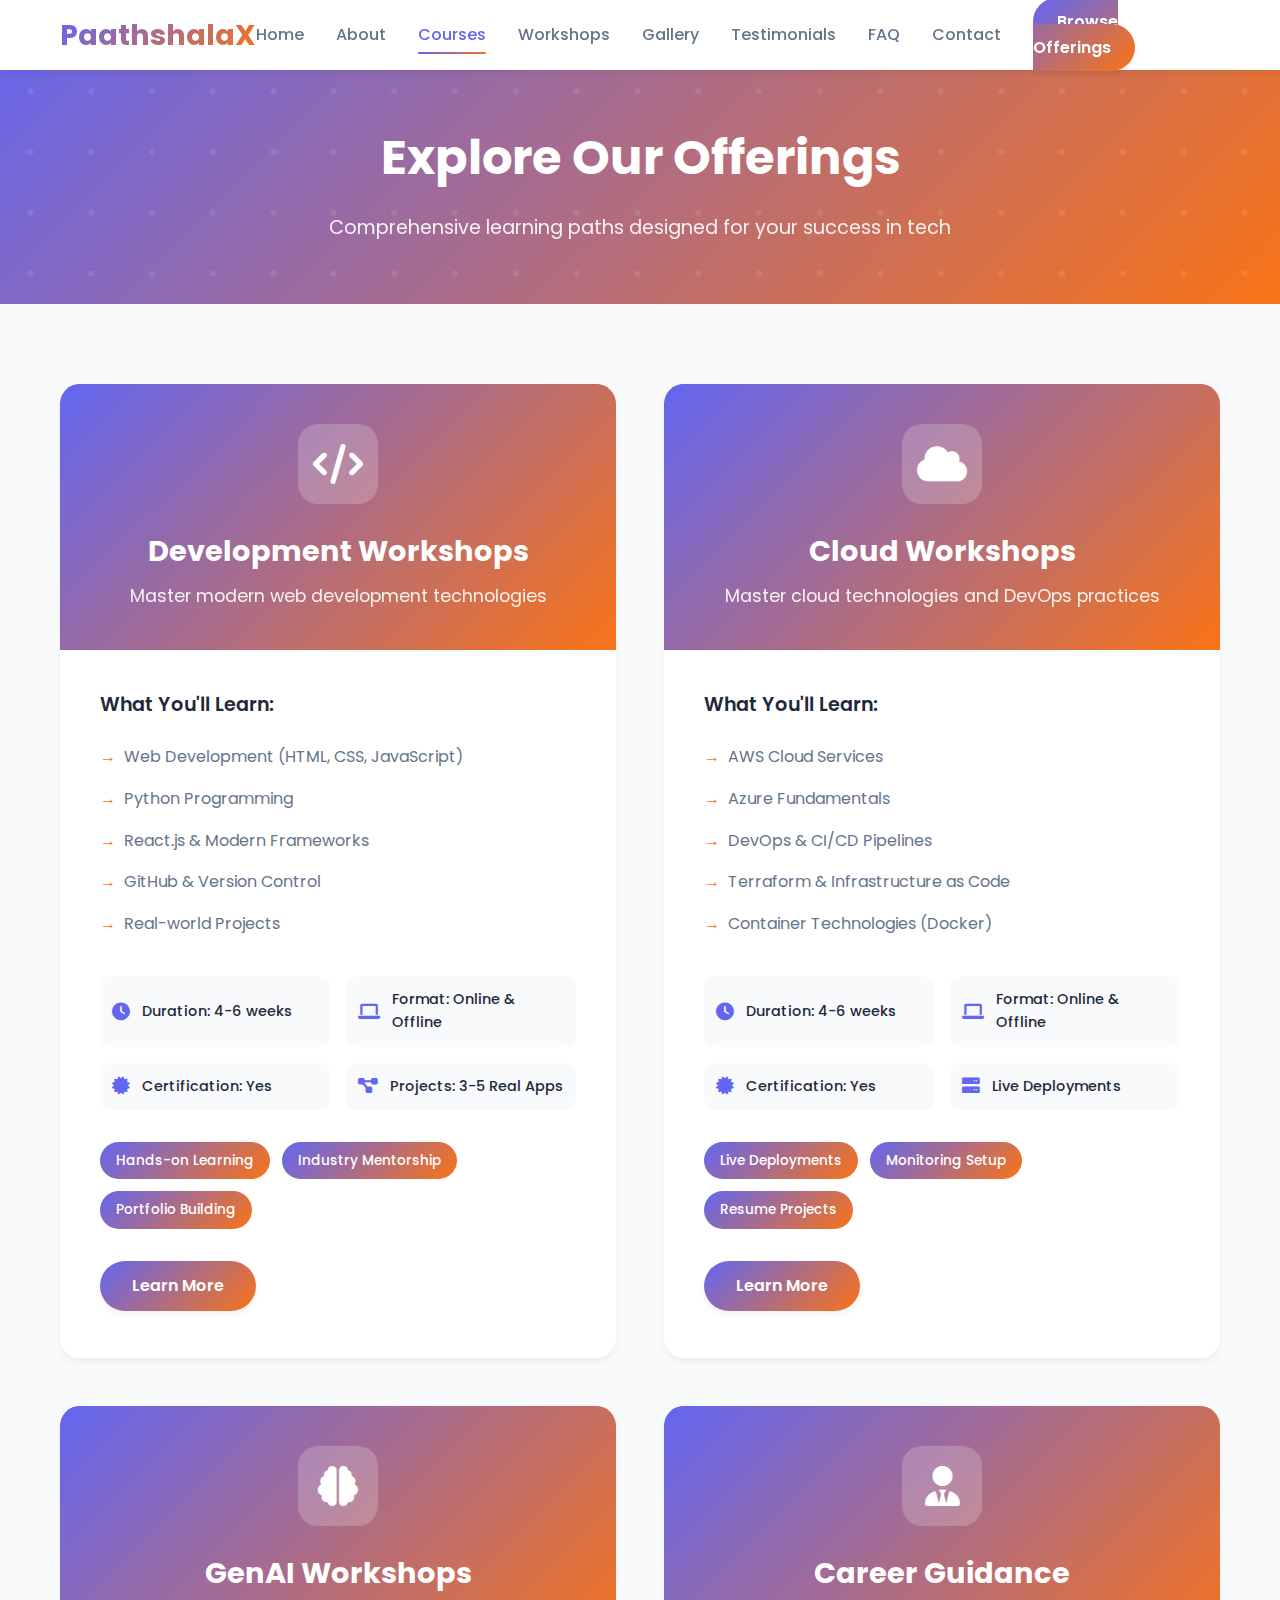
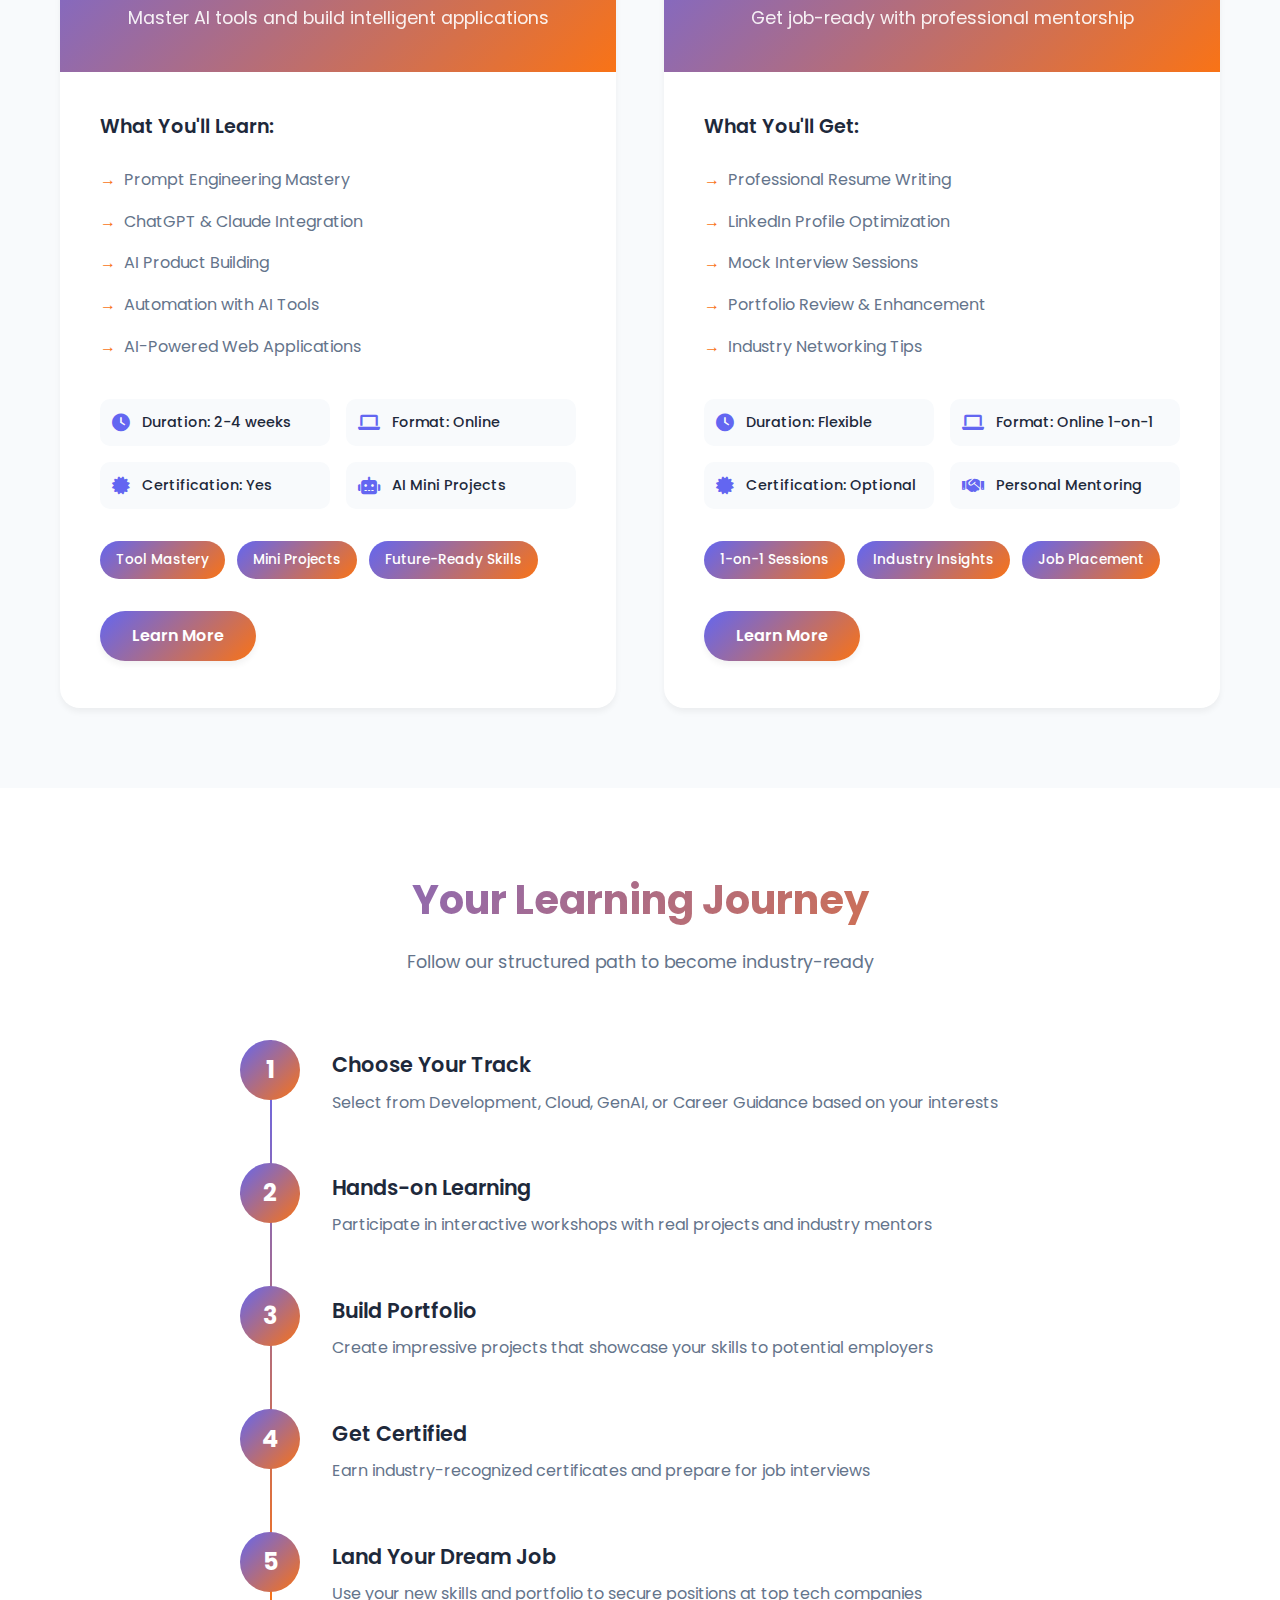
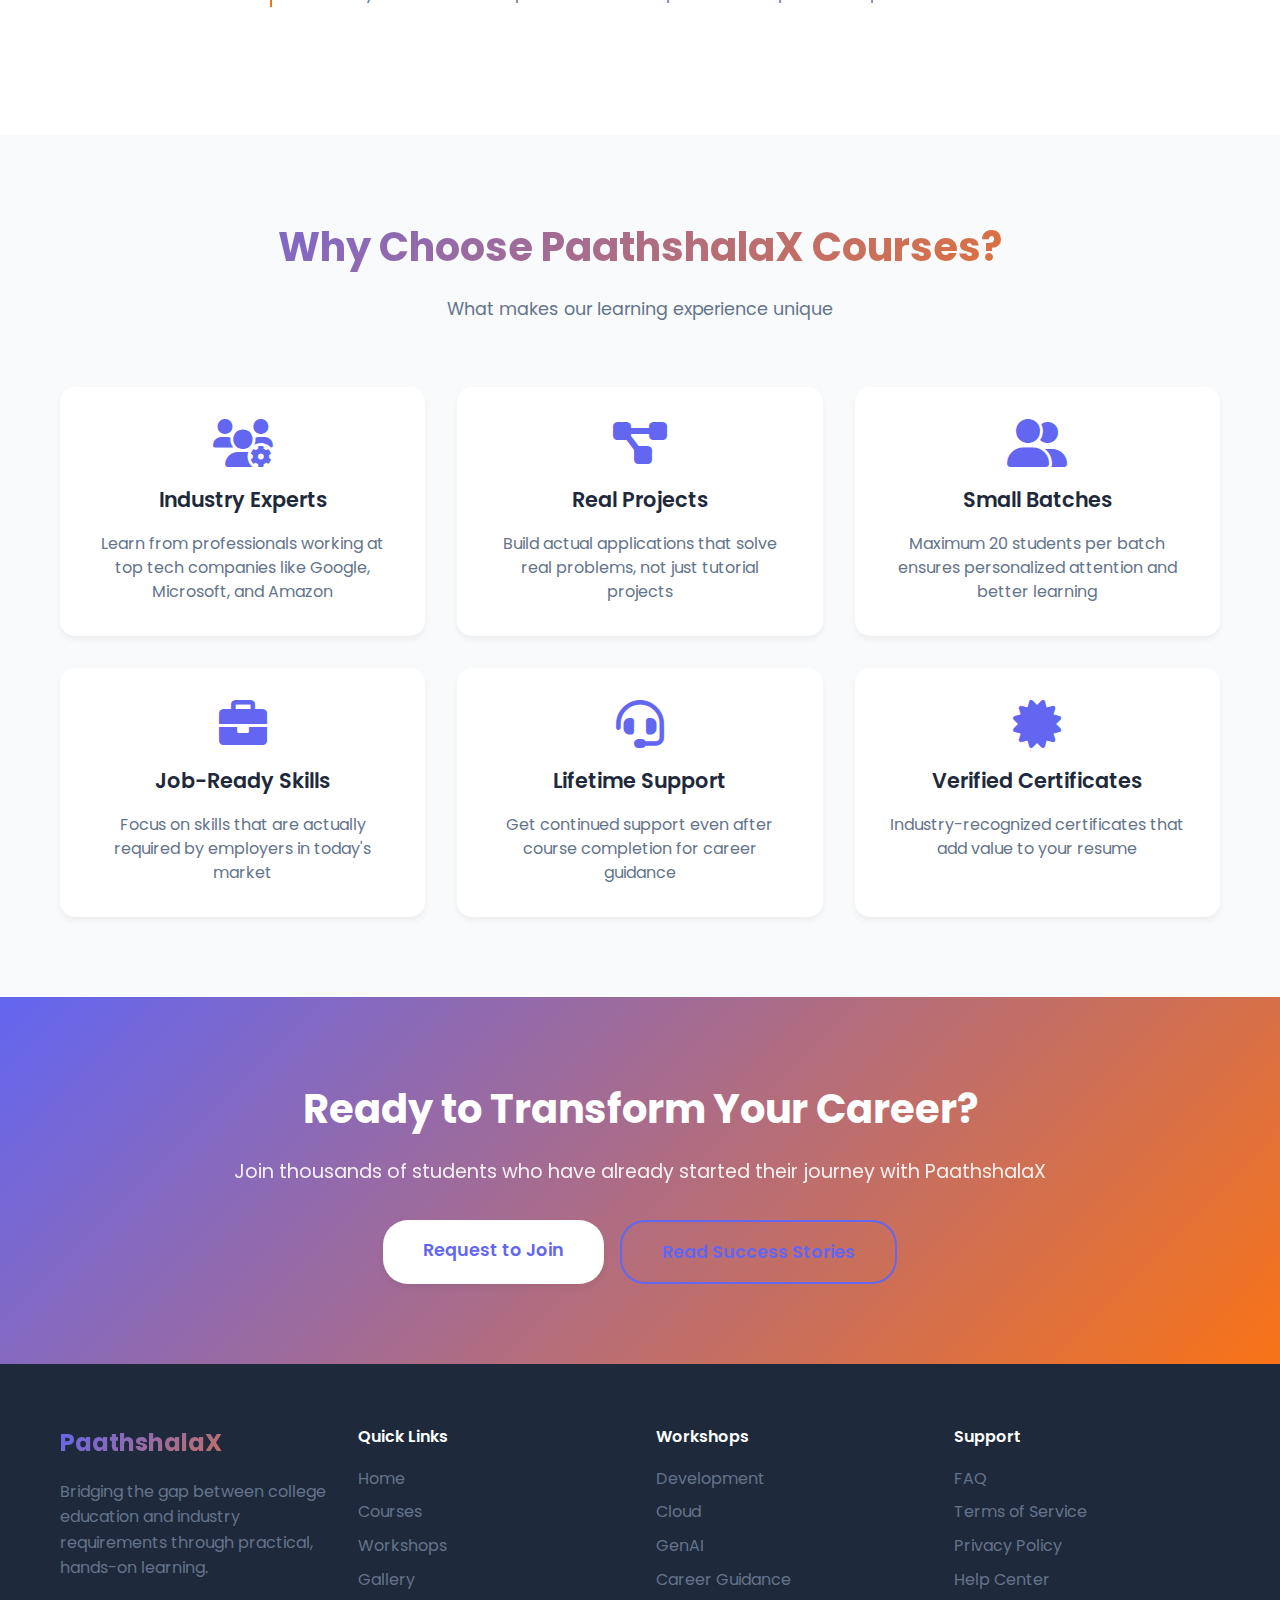
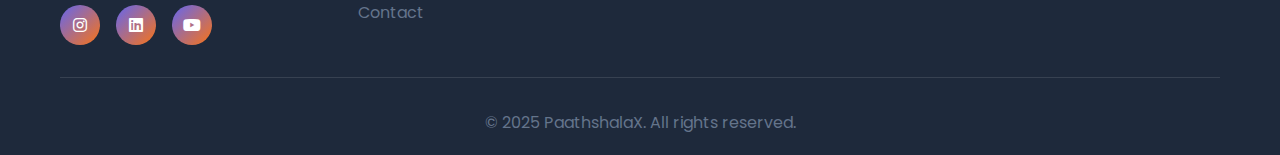
<file: courses.html>
<!DOCTYPE html>
<html lang="en">
<head>
    <meta charset="UTF-8">
    <meta name="viewport" content="width=device-width, initial-scale=1.0">
    <title>Courses - PaathshalaX</title>
    <meta name="description" content="Explore our comprehensive courses in Development, Cloud, GenAI, and Career Guidance. Practical, industry-focused learning for college students.">
    <link rel="stylesheet" href="css/style.css">
    <link href="https://fonts.googleapis.com/css2?family=Poppins:wght@300;400;500;600;700&display=swap" rel="stylesheet">
    <link href="https://cdnjs.cloudflare.com/ajax/libs/font-awesome/6.0.0/css/all.min.css" rel="stylesheet">
</head>
<body>
    <!-- Navigation -->
    <nav class="navbar">
        <div class="nav-container">
            <div class="nav-logo">
                <a href="index.html">
                    <h2>PaathshalaX</h2>
                </a>
            </div>
            <ul class="nav-menu">
                <li><a href="index.html" class="nav-link">Home</a></li>
                <li><a href="about.html" class="nav-link">About</a></li>
                <li><a href="courses.html" class="nav-link active">Courses</a></li>
                <li><a href="workshops.html" class="nav-link">Workshops</a></li>
                <li><a href="gallery.html" class="nav-link">Gallery</a></li>
                <li><a href="testimonials.html" class="nav-link">Testimonials</a></li>
                <li><a href="faq.html" class="nav-link">FAQ</a></li>
                <li><a href="contact.html" class="nav-link">Contact</a></li>
                <li><a href="courses.html" class="nav-cta">Browse Offerings</a></li>
            </ul>
            <div class="hamburger">
                <span></span>
                <span></span>
                <span></span>
            </div>
        </div>
    </nav>

    <!-- Page Header -->
    <section class="page-header">
        <div class="container">
            <h1>Explore Our Offerings</h1>
            <p>Comprehensive learning paths designed for your success in tech</p>
        </div>
    </section>

    <!-- Course Categories -->
    <section class="course-categories">
        <div class="container">
            <div class="categories-grid">
                <!-- Development Workshops -->
                <div class="category-card" data-category="development">
                    <div class="category-header">
                        <div class="category-icon">
                            <i class="fas fa-code"></i>
                        </div>
                        <h3>Development Workshops</h3>
                        <p>Master modern web development technologies</p>
                    </div>
                    <div class="category-content">
                        <div class="category-topics">
                            <h4>What You'll Learn:</h4>
                            <ul>
                                <li>Web Development (HTML, CSS, JavaScript)</li>
                                <li>Python Programming</li>
                                <li>React.js & Modern Frameworks</li>
                                <li>GitHub & Version Control</li>
                                <li>Real-world Projects</li>
                            </ul>
                        </div>
                        <div class="category-details">
                            <div class="detail-item">
                                <i class="fas fa-clock"></i>
                                <span>Duration: 4-6 weeks</span>
                            </div>
                            <div class="detail-item">
                                <i class="fas fa-laptop"></i>
                                <span>Format: Online & Offline</span>
                            </div>
                            <div class="detail-item">
                                <i class="fas fa-certificate"></i>
                                <span>Certification: Yes</span>
                            </div>
                            <div class="detail-item">
                                <i class="fas fa-project-diagram"></i>
                                <span>Projects: 3-5 Real Apps</span>
                            </div>
                        </div>
                        <div class="category-features">
                            <div class="feature-tag">Hands-on Learning</div>
                            <div class="feature-tag">Industry Mentorship</div>
                            <div class="feature-tag">Portfolio Building</div>
                        </div>
                        <a href="development-workshops.html" class="btn btn-primary">Learn More</a>
                    </div>
                </div>

                <!-- Cloud Workshops -->
                <div class="category-card" data-category="cloud">
                    <div class="category-header">
                        <div class="category-icon">
                            <i class="fas fa-cloud"></i>
                        </div>
                        <h3>Cloud Workshops</h3>
                        <p>Master cloud technologies and DevOps practices</p>
                    </div>
                    <div class="category-content">
                        <div class="category-topics">
                            <h4>What You'll Learn:</h4>
                            <ul>
                                <li>AWS Cloud Services</li>
                                <li>Azure Fundamentals</li>
                                <li>DevOps & CI/CD Pipelines</li>
                                <li>Terraform & Infrastructure as Code</li>
                                <li>Container Technologies (Docker)</li>
                            </ul>
                        </div>
                        <div class="category-details">
                            <div class="detail-item">
                                <i class="fas fa-clock"></i>
                                <span>Duration: 4-6 weeks</span>
                            </div>
                            <div class="detail-item">
                                <i class="fas fa-laptop"></i>
                                <span>Format: Online & Offline</span>
                            </div>
                            <div class="detail-item">
                                <i class="fas fa-certificate"></i>
                                <span>Certification: Yes</span>
                            </div>
                            <div class="detail-item">
                                <i class="fas fa-server"></i>
                                <span>Live Deployments</span>
                            </div>
                        </div>
                        <div class="category-features">
                            <div class="feature-tag">Live Deployments</div>
                            <div class="feature-tag">Monitoring Setup</div>
                            <div class="feature-tag">Resume Projects</div>
                        </div>
                        <a href="cloud-workshops.html" class="btn btn-primary">Learn More</a>
                    </div>
                </div>

                <!-- GenAI Workshops -->
                <div class="category-card" data-category="genai">
                    <div class="category-header">
                        <div class="category-icon">
                            <i class="fas fa-brain"></i>
                        </div>
                        <h3>GenAI Workshops</h3>
                        <p>Master AI tools and build intelligent applications</p>
                    </div>
                    <div class="category-content">
                        <div class="category-topics">
                            <h4>What You'll Learn:</h4>
                            <ul>
                                <li>Prompt Engineering Mastery</li>
                                <li>ChatGPT & Claude Integration</li>
                                <li>AI Product Building</li>
                                <li>Automation with AI Tools</li>
                                <li>AI-Powered Web Applications</li>
                            </ul>
                        </div>
                        <div class="category-details">
                            <div class="detail-item">
                                <i class="fas fa-clock"></i>
                                <span>Duration: 2-4 weeks</span>
                            </div>
                            <div class="detail-item">
                                <i class="fas fa-laptop"></i>
                                <span>Format: Online</span>
                            </div>
                            <div class="detail-item">
                                <i class="fas fa-certificate"></i>
                                <span>Certification: Yes</span>
                            </div>
                            <div class="detail-item">
                                <i class="fas fa-robot"></i>
                                <span>AI Mini Projects</span>
                            </div>
                        </div>
                        <div class="category-features">
                            <div class="feature-tag">Tool Mastery</div>
                            <div class="feature-tag">Mini Projects</div>
                            <div class="feature-tag">Future-Ready Skills</div>
                        </div>
                        <a href="genai-workshops.html" class="btn btn-primary">Learn More</a>
                    </div>
                </div>

                <!-- Career Guidance -->
                <div class="category-card" data-category="career">
                    <div class="category-header">
                        <div class="category-icon">
                            <i class="fas fa-user-tie"></i>
                        </div>
                        <h3>Career Guidance</h3>
                        <p>Get job-ready with professional mentorship</p>
                    </div>
                    <div class="category-content">
                        <div class="category-topics">
                            <h4>What You'll Get:</h4>
                            <ul>
                                <li>Professional Resume Writing</li>
                                <li>LinkedIn Profile Optimization</li>
                                <li>Mock Interview Sessions</li>
                                <li>Portfolio Review & Enhancement</li>
                                <li>Industry Networking Tips</li>
                            </ul>
                        </div>
                        <div class="category-details">
                            <div class="detail-item">
                                <i class="fas fa-clock"></i>
                                <span>Duration: Flexible</span>
                            </div>
                            <div class="detail-item">
                                <i class="fas fa-laptop"></i>
                                <span>Format: Online 1-on-1</span>
                            </div>
                            <div class="detail-item">
                                <i class="fas fa-certificate"></i>
                                <span>Certification: Optional</span>
                            </div>
                            <div class="detail-item">
                                <i class="fas fa-handshake"></i>
                                <span>Personal Mentoring</span>
                            </div>
                        </div>
                        <div class="category-features">
                            <div class="feature-tag">1-on-1 Sessions</div>
                            <div class="feature-tag">Industry Insights</div>
                            <div class="feature-tag">Job Placement</div>
                        </div>
                        <a href="career-guidance.html" class="btn btn-primary">Learn More</a>
                    </div>
                </div>
            </div>
        </div>
    </section>

    <!-- Learning Path -->
    <section class="learning-path">
        <div class="container">
            <div class="section-header">
                <h2>Your Learning Journey</h2>
                <p>Follow our structured path to become industry-ready</p>
            </div>
            <div class="path-timeline">
                <div class="timeline-item">
                    <div class="timeline-number">1</div>
                    <div class="timeline-content">
                        <h4>Choose Your Track</h4>
                        <p>Select from Development, Cloud, GenAI, or Career Guidance based on your interests</p>
                    </div>
                </div>
                <div class="timeline-item">
                    <div class="timeline-number">2</div>
                    <div class="timeline-content">
                        <h4>Hands-on Learning</h4>
                        <p>Participate in interactive workshops with real projects and industry mentors</p>
                    </div>
                </div>
                <div class="timeline-item">
                    <div class="timeline-number">3</div>
                    <div class="timeline-content">
                        <h4>Build Portfolio</h4>
                        <p>Create impressive projects that showcase your skills to potential employers</p>
                    </div>
                </div>
                <div class="timeline-item">
                    <div class="timeline-number">4</div>
                    <div class="timeline-content">
                        <h4>Get Certified</h4>
                        <p>Earn industry-recognized certificates and prepare for job interviews</p>
                    </div>
                </div>
                <div class="timeline-item">
                    <div class="timeline-number">5</div>
                    <div class="timeline-content">
                        <h4>Land Your Dream Job</h4>
                        <p>Use your new skills and portfolio to secure positions at top tech companies</p>
                    </div>
                </div>
            </div>
        </div>
    </section>

    <!-- Why Choose Our Courses -->
    <section class="why-choose">
        <div class="container">
            <div class="section-header">
                <h2>Why Choose PaathshalaX Courses?</h2>
                <p>What makes our learning experience unique</p>
            </div>
            <div class="benefits-grid">
                <div class="benefit-card">
                    <i class="fas fa-users-cog"></i>
                    <h4>Industry Experts</h4>
                    <p>Learn from professionals working at top tech companies like Google, Microsoft, and Amazon</p>
                </div>
                <div class="benefit-card">
                    <i class="fas fa-project-diagram"></i>
                    <h4>Real Projects</h4>
                    <p>Build actual applications that solve real problems, not just tutorial projects</p>
                </div>
                <div class="benefit-card">
                    <i class="fas fa-user-friends"></i>
                    <h4>Small Batches</h4>
                    <p>Maximum 20 students per batch ensures personalized attention and better learning</p>
                </div>
                <div class="benefit-card">
                    <i class="fas fa-briefcase"></i>
                    <h4>Job-Ready Skills</h4>
                    <p>Focus on skills that are actually required by employers in today's market</p>
                </div>
                <div class="benefit-card">
                    <i class="fas fa-headset"></i>
                    <h4>Lifetime Support</h4>
                    <p>Get continued support even after course completion for career guidance</p>
                </div>
                <div class="benefit-card">
                    <i class="fas fa-certificate"></i>
                    <h4>Verified Certificates</h4>
                    <p>Industry-recognized certificates that add value to your resume</p>
                </div>
            </div>
        </div>
    </section>

    <!-- CTA Section -->
    <section class="cta-section">
        <div class="container">
            <div class="cta-content">
                <h2>Ready to Transform Your Career?</h2>
                <p>Join thousands of students who have already started their journey with PaathshalaX</p>
                <div class="cta-buttons">
                    <a href="contact.html" class="btn btn-primary btn-large">Request to Join</a>
                    <a href="testimonials.html" class="btn btn-secondary btn-large">Read Success Stories</a>
                </div>
            </div>
        </div>
    </section>

    <!-- Footer -->
    <footer class="footer">
        <div class="container">
            <div class="footer-content">
                <div class="footer-section">
                    <h3>PaathshalaX</h3>
                    <p>Bridging the gap between college education and industry requirements through practical, hands-on learning.</p>
                    <div class="social-links">
                        <a href="#" aria-label="Instagram"><i class="fab fa-instagram"></i></a>
                        <a href="#" aria-label="LinkedIn"><i class="fab fa-linkedin"></i></a>
                        <a href="#" aria-label="YouTube"><i class="fab fa-youtube"></i></a>
                    </div>
                </div>
                <div class="footer-section">
                    <h4>Quick Links</h4>
                    <ul>
                        <li><a href="index.html">Home</a></li>
                        <li><a href="courses.html">Courses</a></li>
                        <li><a href="workshops.html">Workshops</a></li>
                        <li><a href="gallery.html">Gallery</a></li>
                        <li><a href="contact.html">Contact</a></li>
                    </ul>
                </div>
                <div class="footer-section">
                    <h4>Workshops</h4>
                    <ul>
                        <li><a href="development-workshops.html">Development</a></li>
                        <li><a href="cloud-workshops.html">Cloud</a></li>
                        <li><a href="genai-workshops.html">GenAI</a></li>
                        <li><a href="career-guidance.html">Career Guidance</a></li>
                    </ul>
                </div>
                <div class="footer-section">
                    <h4>Support</h4>
                    <ul>
                        <li><a href="faq.html">FAQ</a></li>
                        <li><a href="terms.html">Terms of Service</a></li>
                        <li><a href="privacy.html">Privacy Policy</a></li>
                        <li><a href="contact.html">Help Center</a></li>
                    </ul>
                </div>
            </div>
            <div class="footer-bottom">
                <p>&copy; 2025 PaathshalaX. All rights reserved.</p>
            </div>
        </div>
    </footer>

    <script src="js/script.js"></script>
</body>
</html>
</file>
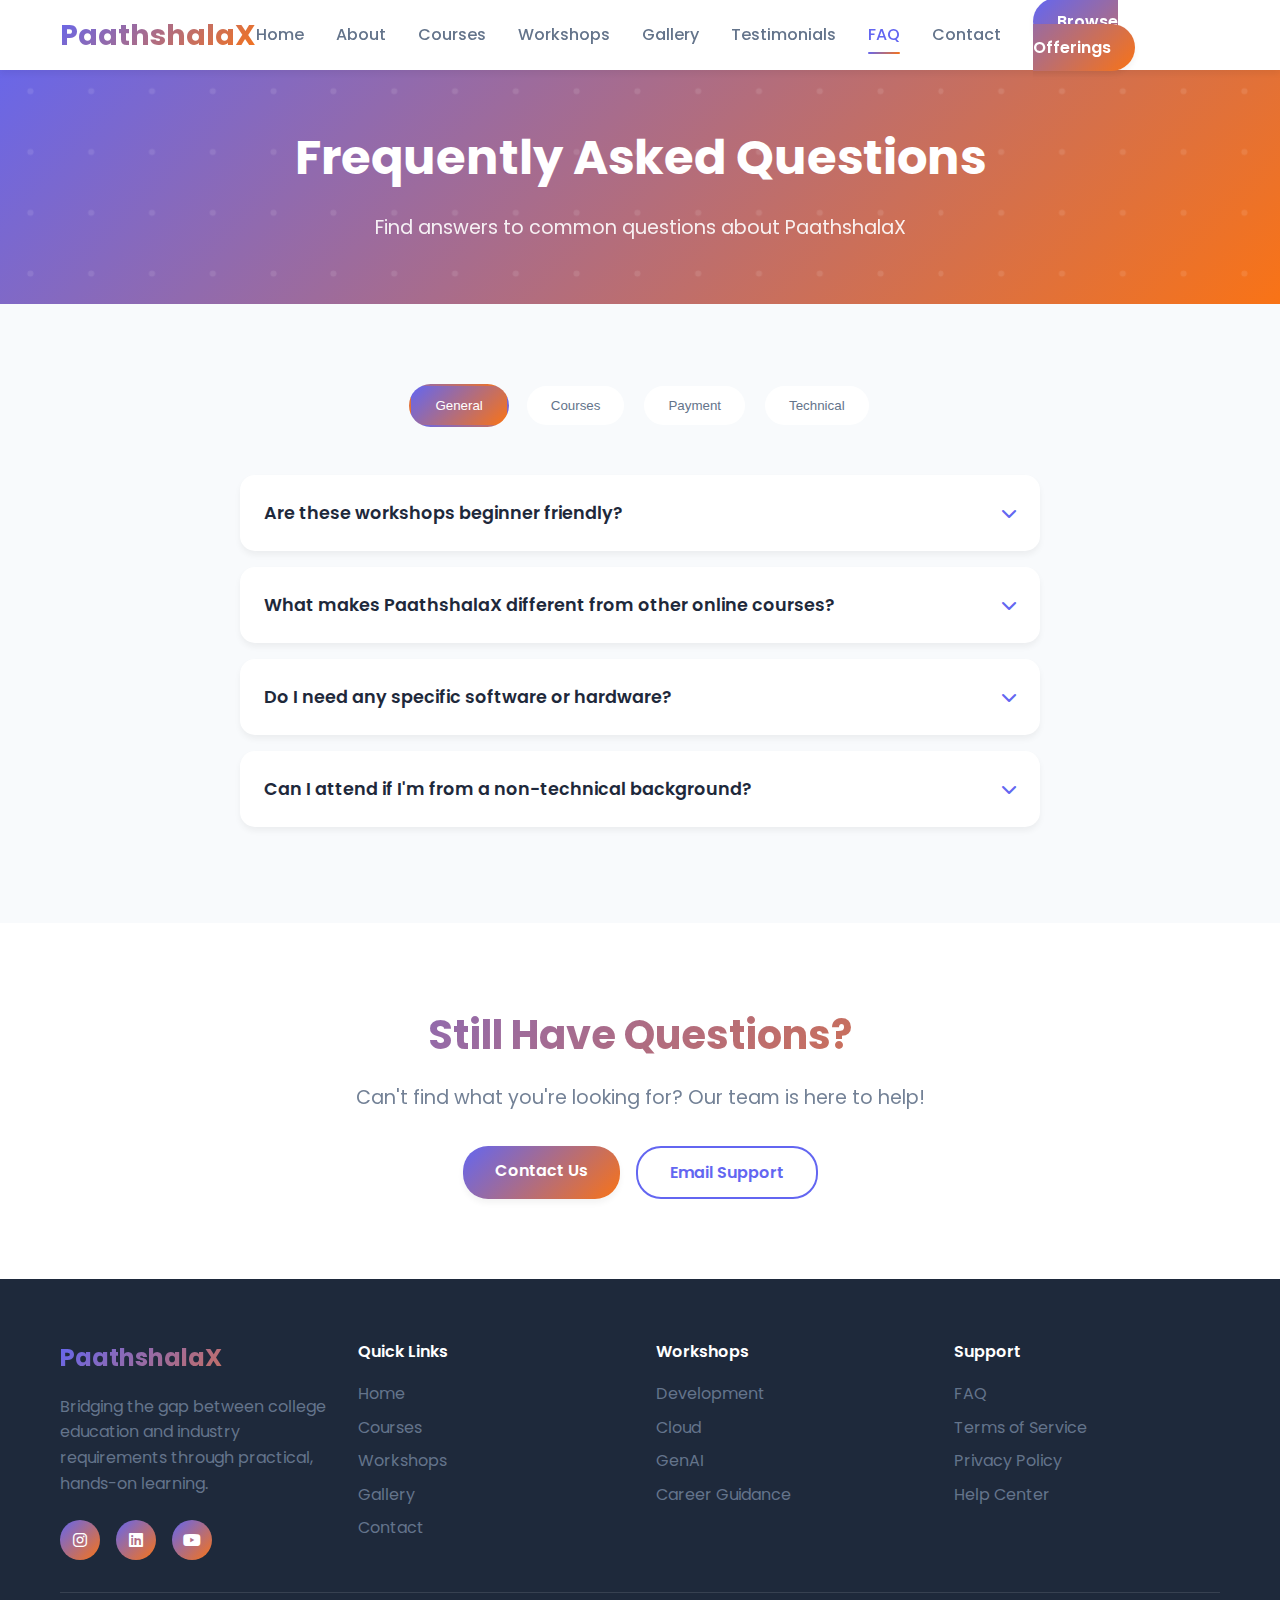
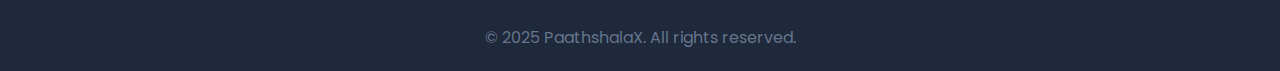
<file: faq.html>
<!DOCTYPE html>
<html lang="en">
<head>
    <meta charset="UTF-8">
    <meta name="viewport" content="width=device-width, initial-scale=1.0">
    <title>FAQ - PaathshalaX</title>
    <meta name="description" content="Frequently asked questions about PaathshalaX workshops, courses, and programs. Get answers to common queries.">
    <link rel="stylesheet" href="css/style.css">
    <link href="https://fonts.googleapis.com/css2?family=Poppins:wght@300;400;500;600;700&display=swap" rel="stylesheet">
    <link href="https://cdnjs.cloudflare.com/ajax/libs/font-awesome/6.0.0/css/all.min.css" rel="stylesheet">
</head>
<body>
    <!-- Navigation -->
    <nav class="navbar">
        <div class="nav-container">
            <div class="nav-logo">
                <a href="index.html">
                    <h2>PaathshalaX</h2>
                </a>
            </div>
            <ul class="nav-menu">
                <li><a href="index.html" class="nav-link">Home</a></li>
                <li><a href="about.html" class="nav-link">About</a></li>
                <li><a href="courses.html" class="nav-link">Courses</a></li>
                <li><a href="workshops.html" class="nav-link">Workshops</a></li>
                <li><a href="gallery.html" class="nav-link">Gallery</a></li>
                <li><a href="testimonials.html" class="nav-link">Testimonials</a></li>
                <li><a href="faq.html" class="nav-link active">FAQ</a></li>
                <li><a href="contact.html" class="nav-link">Contact</a></li>
                <li><a href="courses.html" class="nav-cta">Browse Offerings</a></li>
            </ul>
            <div class="hamburger">
                <span></span>
                <span></span>
                <span></span>
            </div>
        </div>
    </nav>

    <!-- Page Header -->
    <section class="page-header">
        <div class="container">
            <h1>Frequently Asked Questions</h1>
            <p>Find answers to common questions about PaathshalaX</p>
        </div>
    </section>

    <!-- FAQ Section -->
    <section class="faq-section">
        <div class="container">
            <div class="faq-categories">
                <button class="faq-category-btn active" data-category="general">General</button>
                <button class="faq-category-btn" data-category="courses">Courses</button>
                <button class="faq-category-btn" data-category="payment">Payment</button>
                <button class="faq-category-btn" data-category="technical">Technical</button>
            </div>

            <div class="faq-content">
                <!-- General FAQs -->
                <div class="faq-category active" id="general">
                    <div class="faq-item">
                        <div class="faq-question">
                            <h3>Are these workshops beginner friendly?</h3>
                            <i class="fas fa-chevron-down"></i>
                        </div>
                        <div class="faq-answer">
                            <p>Yes! Everything is designed from scratch, no experience needed. Our workshops are specifically created for college students who are just starting their tech journey. We begin with fundamentals and gradually build up to advanced concepts.</p>
                        </div>
                    </div>

                    <div class="faq-item">
                        <div class="faq-question">
                            <h3>What makes PaathshalaX different from other online courses?</h3>
                            <i class="fas fa-chevron-down"></i>
                        </div>
                        <div class="faq-answer">
                            <p>We focus on practical, hands-on learning with real industry projects. Our mentors are working professionals from top tech companies, and we maintain small batch sizes (max 20 students) for personalized attention. Plus, we understand the specific challenges faced by Indian college students.</p>
                        </div>
                    </div>

                    <div class="faq-item">
                        <div class="faq-question">
                            <h3>Do I need any specific software or hardware?</h3>
                            <i class="fas fa-chevron-down"></i>
                        </div>
                        <div class="faq-answer">
                            <p>You just need a laptop/computer with internet connection. We'll guide you through installing any required software during the workshop. Most tools we use are free and open-source.</p>
                        </div>
                    </div>

                    <div class="faq-item">
                        <div class="faq-question">
                            <h3>Can I attend if I'm from a non-technical background?</h3>
                            <i class="fas fa-chevron-down"></i>
                        </div>
                        <div class="faq-answer">
                            <p>Absolutely! Many of our successful students come from non-CS backgrounds. We start from the very basics and our mentors provide extra support to help everyone catch up quickly.</p>
                        </div>
                    </div>
                </div>

                <!-- Course FAQs -->
                <div class="faq-category" id="courses">
                    <div class="faq-item">
                        <div class="faq-question">
                            <h3>Will I get a certificate?</h3>
                            <i class="fas fa-chevron-down"></i>
                        </div>
                        <div class="faq-answer">
                            <p>Yes, certificates are issued for each course/workshop completed. Our certificates are industry-recognized and include details of projects completed and skills acquired. You can add them to your LinkedIn profile and resume.</p>
                        </div>
                    </div>

                    <div class="faq-item">
                        <div class="faq-question">
                            <h3>Are sessions live or recorded?</h3>
                            <i class="fas fa-chevron-down"></i>
                        </div>
                        <div class="faq-answer">
                            <p>We offer both live and recorded sessions based on your preference. Live sessions allow real-time interaction with mentors, while recorded sessions provide flexibility. All live sessions are also recorded for later reference.</p>
                        </div>
                    </div>

                    <div class="faq-item">
                        <div class="faq-question">
                            <h3>What if I miss a session?</h3>
                            <i class="fas fa-chevron-down"></i>
                        </div>
                        <div class="faq-answer">
                            <p>No worries! All sessions are recorded and available for lifetime access. You can catch up anytime. Our mentors also conduct doubt-clearing sessions to help students who missed live classes.</p>
                        </div>
                    </div>

                    <div class="faq-item">
                        <div class="faq-question">
                            <h3>How much time should I dedicate per week?</h3>
                            <i class="fas fa-chevron-down"></i>
                        </div>
                        <div class="faq-answer">
                            <p>We recommend 8-10 hours per week, including live sessions, practice, and project work. However, our flexible format allows you to learn at your own pace based on your college schedule.</p>
                        </div>
                    </div>
                </div>

                <!-- Payment FAQs -->
                <div class="faq-category" id="payment">
                    <div class="faq-item">
                        <div class="faq-question">
                            <h3>What are the payment options available?</h3>
                            <i class="fas fa-chevron-down"></i>
                        </div>
                        <div class="faq-answer">
                            <p>We accept all major payment methods including UPI, credit/debit cards, net banking, and digital wallets. We also offer EMI options for courses to make them more affordable for students.</p>
                        </div>
                    </div>

                    <div class="faq-item">
                        <div class="faq-question">
                            <h3>Do you offer any scholarships or discounts?</h3>
                            <i class="fas fa-chevron-down"></i>
                        </div>
                        <div class="faq-answer">
                            <p>Yes! We offer early bird discounts, group discounts for friends enrolling together, and need-based scholarships. We also have special pricing for students from government colleges and rural areas.</p>
                        </div>
                    </div>

                    <div class="faq-item">
                        <div class="faq-question">
                            <h3>What is your refund policy?</h3>
                            <i class="fas fa-chevron-down"></i>
                        </div>
                        <div class="faq-answer">
                            <p>We offer a 7-day money-back guarantee. If you're not satisfied with the course within the first week, we'll provide a full refund, no questions asked.</p>
                        </div>
                    </div>
                </div>

                <!-- Technical FAQs -->
                <div class="faq-category" id="technical">
                    <div class="faq-item">
                        <div class="faq-question">
                            <h3>What if I face technical issues during sessions?</h3>
                            <i class="fas fa-chevron-down"></i>
                        </div>
                        <div class="faq-answer">
                            <p>We have a dedicated technical support team available during all live sessions. You can also reach out via WhatsApp or email for immediate assistance. We ensure minimal disruption to your learning experience.</p>
                        </div>
                    </div>

                    <div class="faq-item">
                        <div class="faq-question">
                            <h3>How do I access the course materials?</h3>
                            <i class="fas fa-chevron-down"></i>
                        </div>
                        <div class="faq-answer">
                            <p>All course materials, recordings, and resources are available through our learning management system. You'll receive login credentials after enrollment and have lifetime access to all content.</p>
                        </div>
                    </div>

                    <div class="faq-item">
                        <div class="faq-question">
                            <h3>Can I access courses on mobile devices?</h3>
                            <i class="fas fa-chevron-down"></i>
                        </div>
                        <div class="faq-answer">
                            <p>Yes! Our platform is fully mobile-responsive. You can watch videos, access materials, and participate in discussions from your smartphone or tablet. However, for coding sessions, we recommend using a laptop.</p>
                        </div>
                    </div>
                </div>
            </div>
        </div>
    </section>

    <!-- Still Have Questions -->
    <section class="contact-cta">
        <div class="container">
            <div class="cta-content">
                <h2>Still Have Questions?</h2>
                <p>Can't find what you're looking for? Our team is here to help!</p>
                <div class="contact-options">
                    <a href="contact.html" class="btn btn-primary">Contact Us</a>
                    <a href="mailto:support@paathshalax.com" class="btn btn-secondary">Email Support</a>
                </div>
            </div>
        </div>
    </section>

    <!-- Footer -->
    <footer class="footer">
        <div class="container">
            <div class="footer-content">
                <div class="footer-section">
                    <h3>PaathshalaX</h3>
                    <p>Bridging the gap between college education and industry requirements through practical, hands-on learning.</p>
                    <div class="social-links">
                        <a href="#" aria-label="Instagram"><i class="fab fa-instagram"></i></a>
                        <a href="#" aria-label="LinkedIn"><i class="fab fa-linkedin"></i></a>
                        <a href="#" aria-label="YouTube"><i class="fab fa-youtube"></i></a>
                    </div>
                </div>
                <div class="footer-section">
                    <h4>Quick Links</h4>
                    <ul>
                        <li><a href="index.html">Home</a></li>
                        <li><a href="courses.html">Courses</a></li>
                        <li><a href="workshops.html">Workshops</a></li>
                        <li><a href="gallery.html">Gallery</a></li>
                        <li><a href="contact.html">Contact</a></li>
                    </ul>
                </div>
                <div class="footer-section">
                    <h4>Workshops</h4>
                    <ul>
                        <li><a href="development-workshops.html">Development</a></li>
                        <li><a href="cloud-workshops.html">Cloud</a></li>
                        <li><a href="genai-workshops.html">GenAI</a></li>
                        <li><a href="career-guidance.html">Career Guidance</a></li>
                    </ul>
                </div>
                <div class="footer-section">
                    <h4>Support</h4>
                    <ul>
                        <li><a href="faq.html">FAQ</a></li>
                        <li><a href="terms.html">Terms of Service</a></li>
                        <li><a href="privacy.html">Privacy Policy</a></li>
                        <li><a href="contact.html">Help Center</a></li>
                    </ul>
                </div>
            </div>
            <div class="footer-bottom">
                <p>&copy; 2025 PaathshalaX. All rights reserved.</p>
            </div>
        </div>
    </footer>

    <script src="js/script.js"></script>
</body>
</html>
</file>
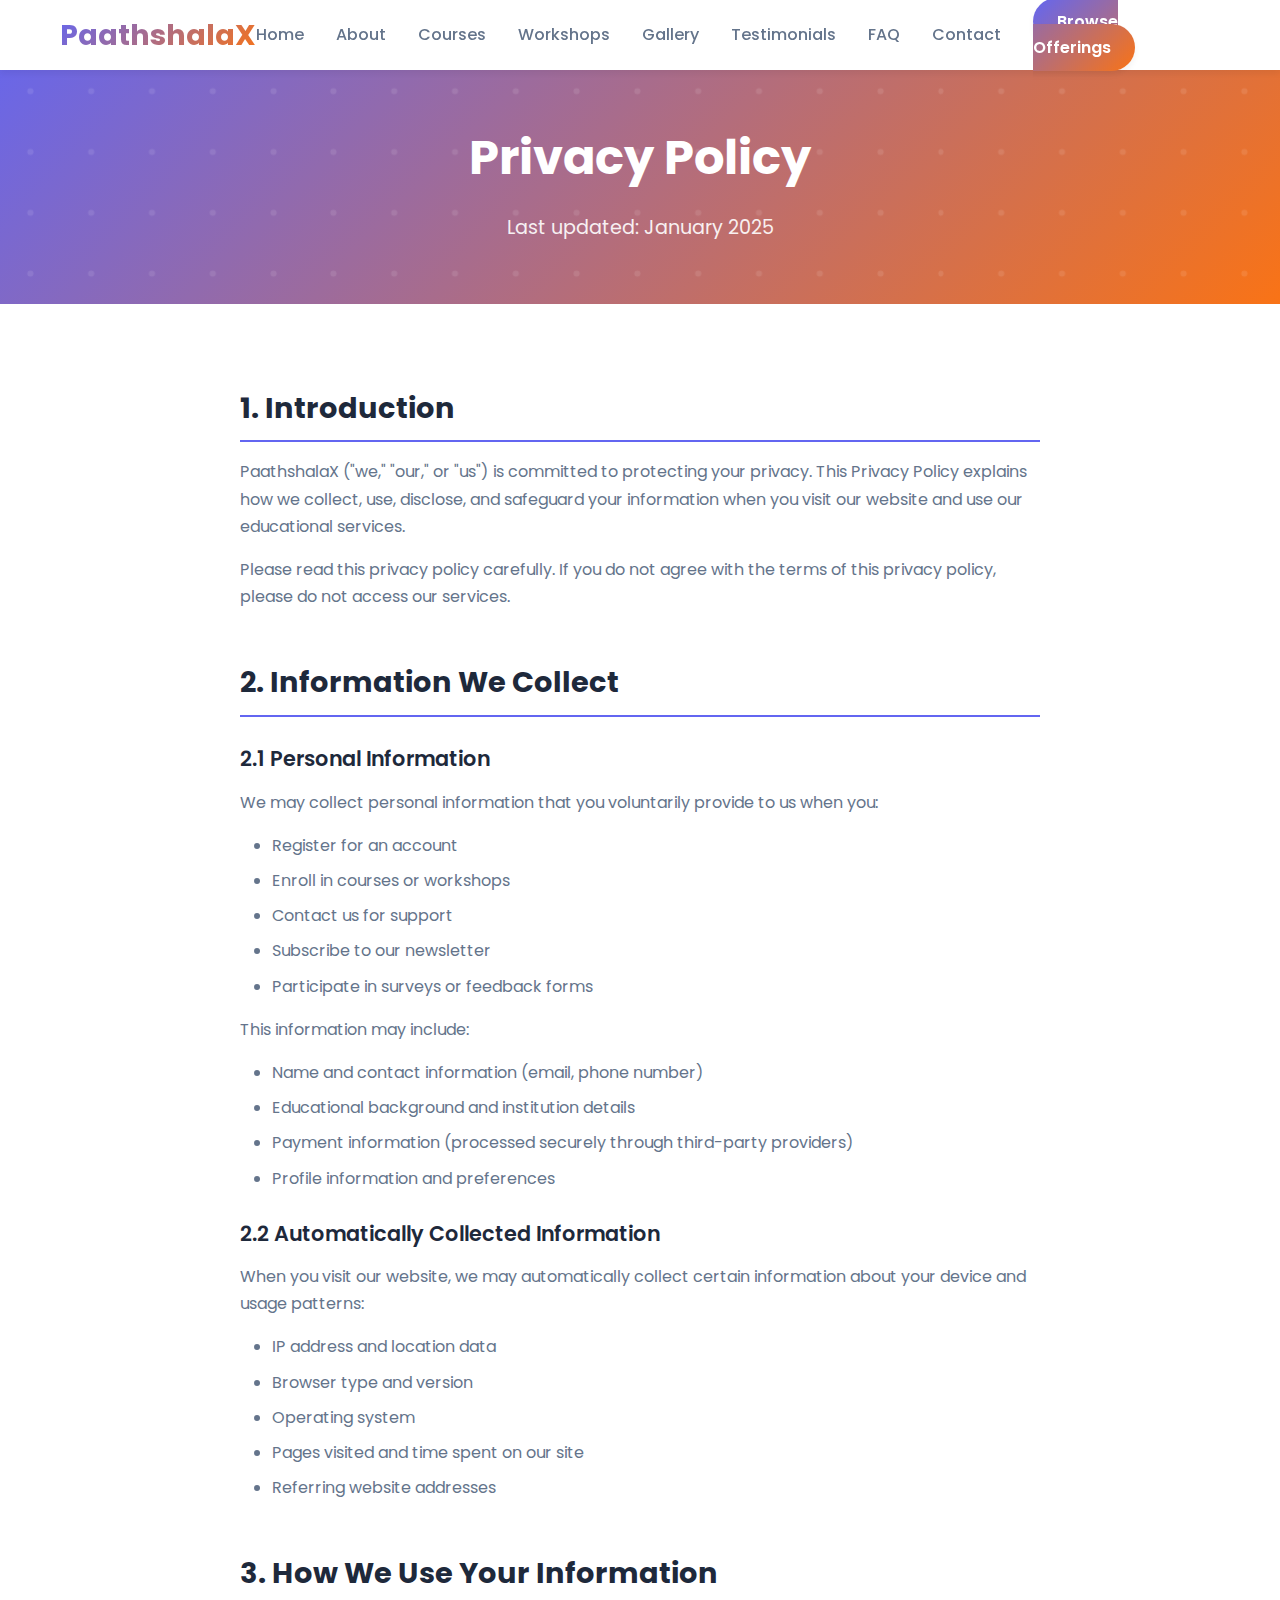
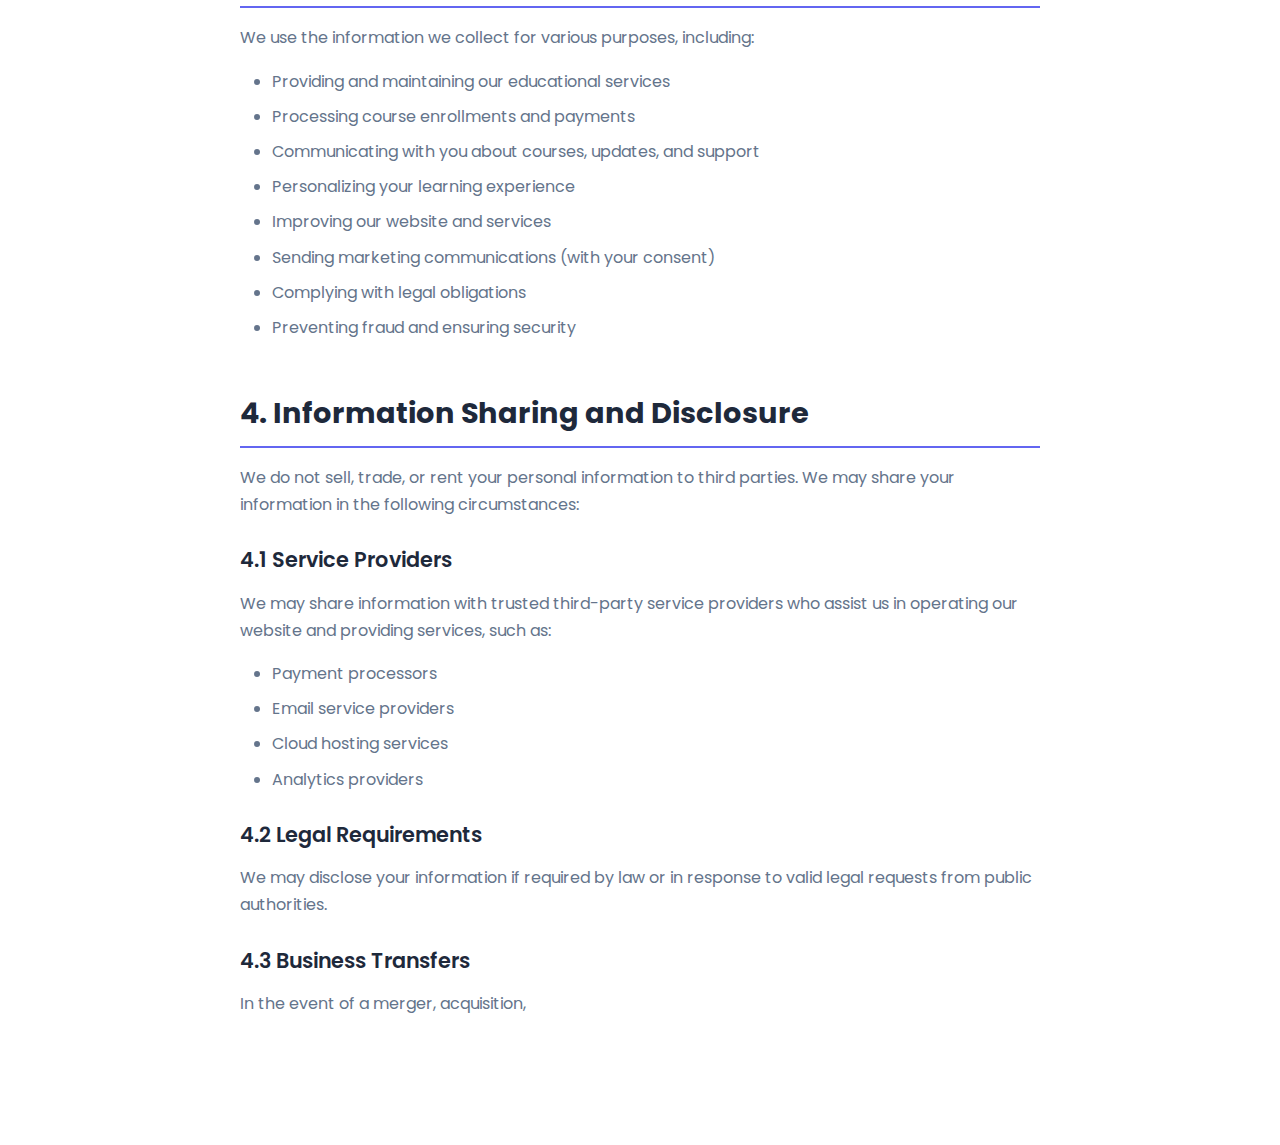
<file: privacy.html>
<!DOCTYPE html>
<html lang="en">
<head>
    <meta charset="UTF-8">
    <meta name="viewport" content="width=device-width, initial-scale=1.0">
    <title>Privacy Policy - PaathshalaX</title>
    <meta name="description" content="Privacy Policy for PaathshalaX. Learn how we collect, use, and protect your personal information.">
    <link rel="stylesheet" href="css/style.css">
    <link href="https://fonts.googleapis.com/css2?family=Poppins:wght@300;400;500;600;700&display=swap" rel="stylesheet">
    <link href="https://cdnjs.cloudflare.com/ajax/libs/font-awesome/6.0.0/css/all.min.css" rel="stylesheet">
</head>
<body>
    <!-- Navigation -->
    <nav class="navbar">
        <div class="nav-container">
            <div class="nav-logo">
                <a href="index.html">
                    <h2>PaathshalaX</h2>
                </a>
            </div>
            <ul class="nav-menu">
                <li><a href="index.html" class="nav-link">Home</a></li>
                <li><a href="about.html" class="nav-link">About</a></li>
                <li><a href="courses.html" class="nav-link">Courses</a></li>
                <li><a href="workshops.html" class="nav-link">Workshops</a></li>
                <li><a href="gallery.html" class="nav-link">Gallery</a></li>
                <li><a href="testimonials.html" class="nav-link">Testimonials</a></li>
                <li><a href="faq.html" class="nav-link">FAQ</a></li>
                <li><a href="contact.html" class="nav-link">Contact</a></li>
                <li><a href="courses.html" class="nav-cta">Browse Offerings</a></li>
            </ul>
            <div class="hamburger">
                <span></span>
                <span></span>
                <span></span>
            </div>
        </div>
    </nav>

    <!-- Page Header -->
    <section class="page-header">
        <div class="container">
            <h1>Privacy Policy</h1>
            <p>Last updated: January 2025</p>
        </div>
    </section>

    <!-- Privacy Content -->
    <section class="legal-content">
        <div class="container">
            <div class="legal-document">
                <div class="section">
                    <h2>1. Introduction</h2>
                    <p>PaathshalaX ("we," "our," or "us") is committed to protecting your privacy. This Privacy Policy explains how we collect, use, disclose, and safeguard your information when you visit our website and use our educational services.</p>
                    <p>Please read this privacy policy carefully. If you do not agree with the terms of this privacy policy, please do not access our services.</p>
                </div>

                <div class="section">
                    <h2>2. Information We Collect</h2>
                    <h3>2.1 Personal Information</h3>
                    <p>We may collect personal information that you voluntarily provide to us when you:</p>
                    <ul>
                        <li>Register for an account</li>
                        <li>Enroll in courses or workshops</li>
                        <li>Contact us for support</li>
                        <li>Subscribe to our newsletter</li>
                        <li>Participate in surveys or feedback forms</li>
                    </ul>
                    <p>This information may include:</p>
                    <ul>
                        <li>Name and contact information (email, phone number)</li>
                        <li>Educational background and institution details</li>
                        <li>Payment information (processed securely through third-party providers)</li>
                        <li>Profile information and preferences</li>
                    </ul>

                    <h3>2.2 Automatically Collected Information</h3>
                    <p>When you visit our website, we may automatically collect certain information about your device and usage patterns:</p>
                    <ul>
                        <li>IP address and location data</li>
                        <li>Browser type and version</li>
                        <li>Operating system</li>
                        <li>Pages visited and time spent on our site</li>
                        <li>Referring website addresses</li>
                    </ul>
                </div>

                <div class="section">
                    <h2>3. How We Use Your Information</h2>
                    <p>We use the information we collect for various purposes, including:</p>
                    <ul>
                        <li>Providing and maintaining our educational services</li>
                        <li>Processing course enrollments and payments</li>
                        <li>Communicating with you about courses, updates, and support</li>
                        <li>Personalizing your learning experience</li>
                        <li>Improving our website and services</li>
                        <li>Sending marketing communications (with your consent)</li>
                        <li>Complying with legal obligations</li>
                        <li>Preventing fraud and ensuring security</li>
                    </ul>
                </div>

                <div class="section">
                    <h2>4. Information Sharing and Disclosure</h2>
                    <p>We do not sell, trade, or rent your personal information to third parties. We may share your information in the following circumstances:</p>
                    
                    <h3>4.1 Service Providers</h3>
                    <p>We may share information with trusted third-party service providers who assist us in operating our website and providing services, such as:</p>
                    <ul>
                        <li>Payment processors</li>
                        <li>Email service providers</li>
                        <li>Cloud hosting services</li>
                        <li>Analytics providers</li>
                    </ul>

                    <h3>4.2 Legal Requirements</h3>
                    <p>We may disclose your information if required by law or in response to valid legal requests from public authorities.</p>

                    <h3>4.3 Business Transfers</h3>
                    <p>In the event of a merger, acquisition,
</file>
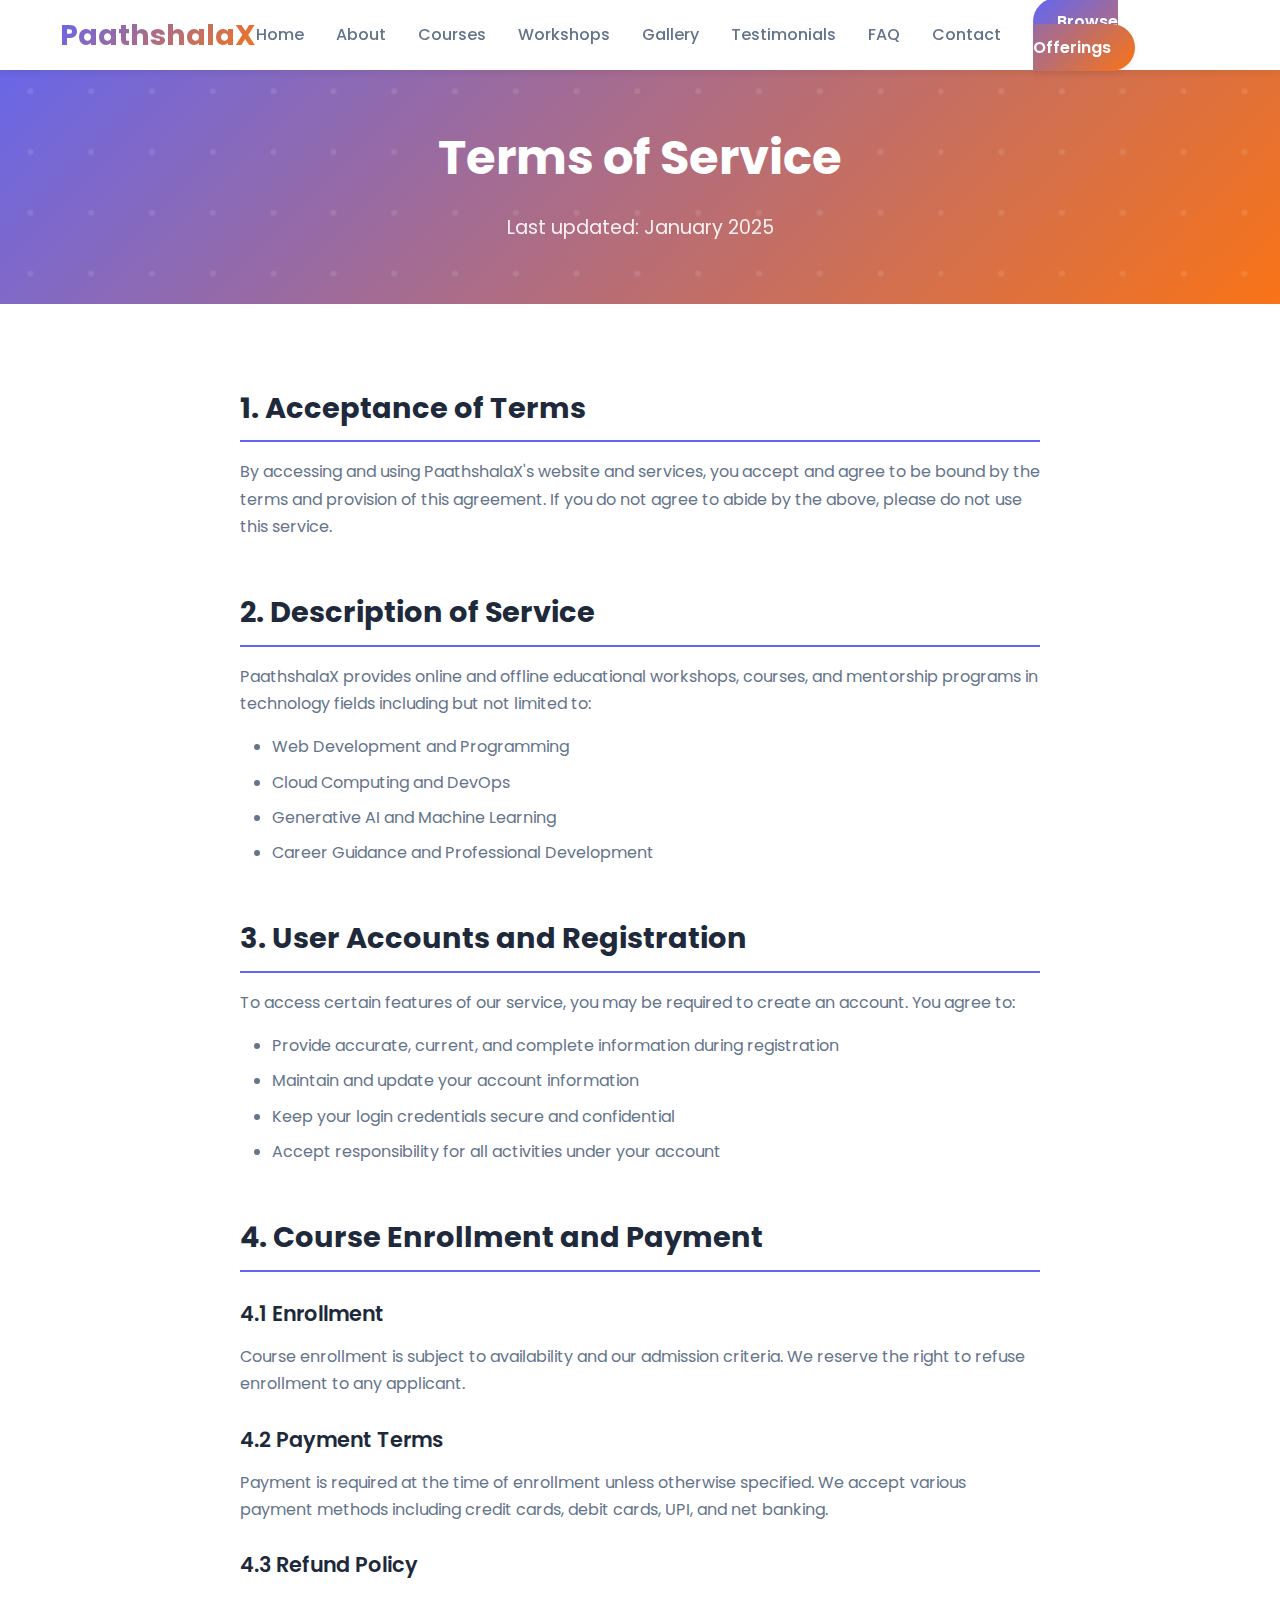
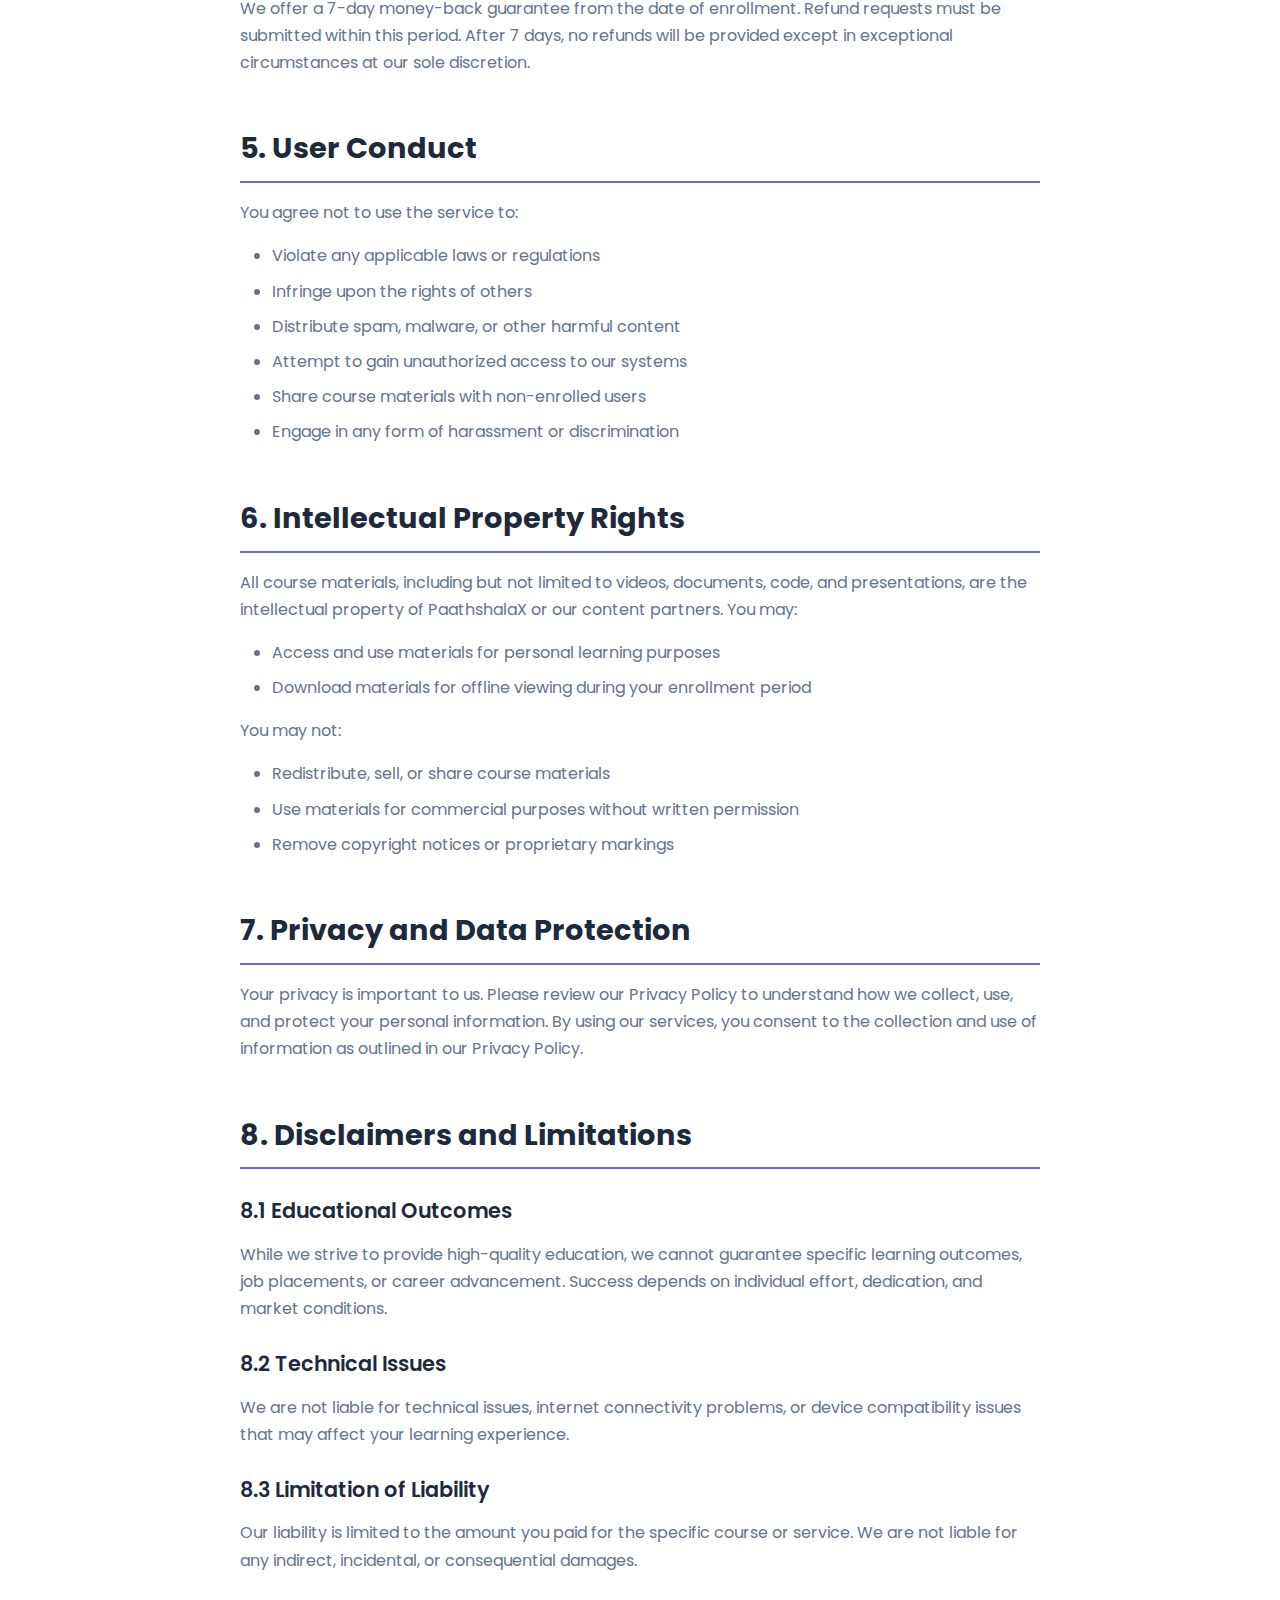
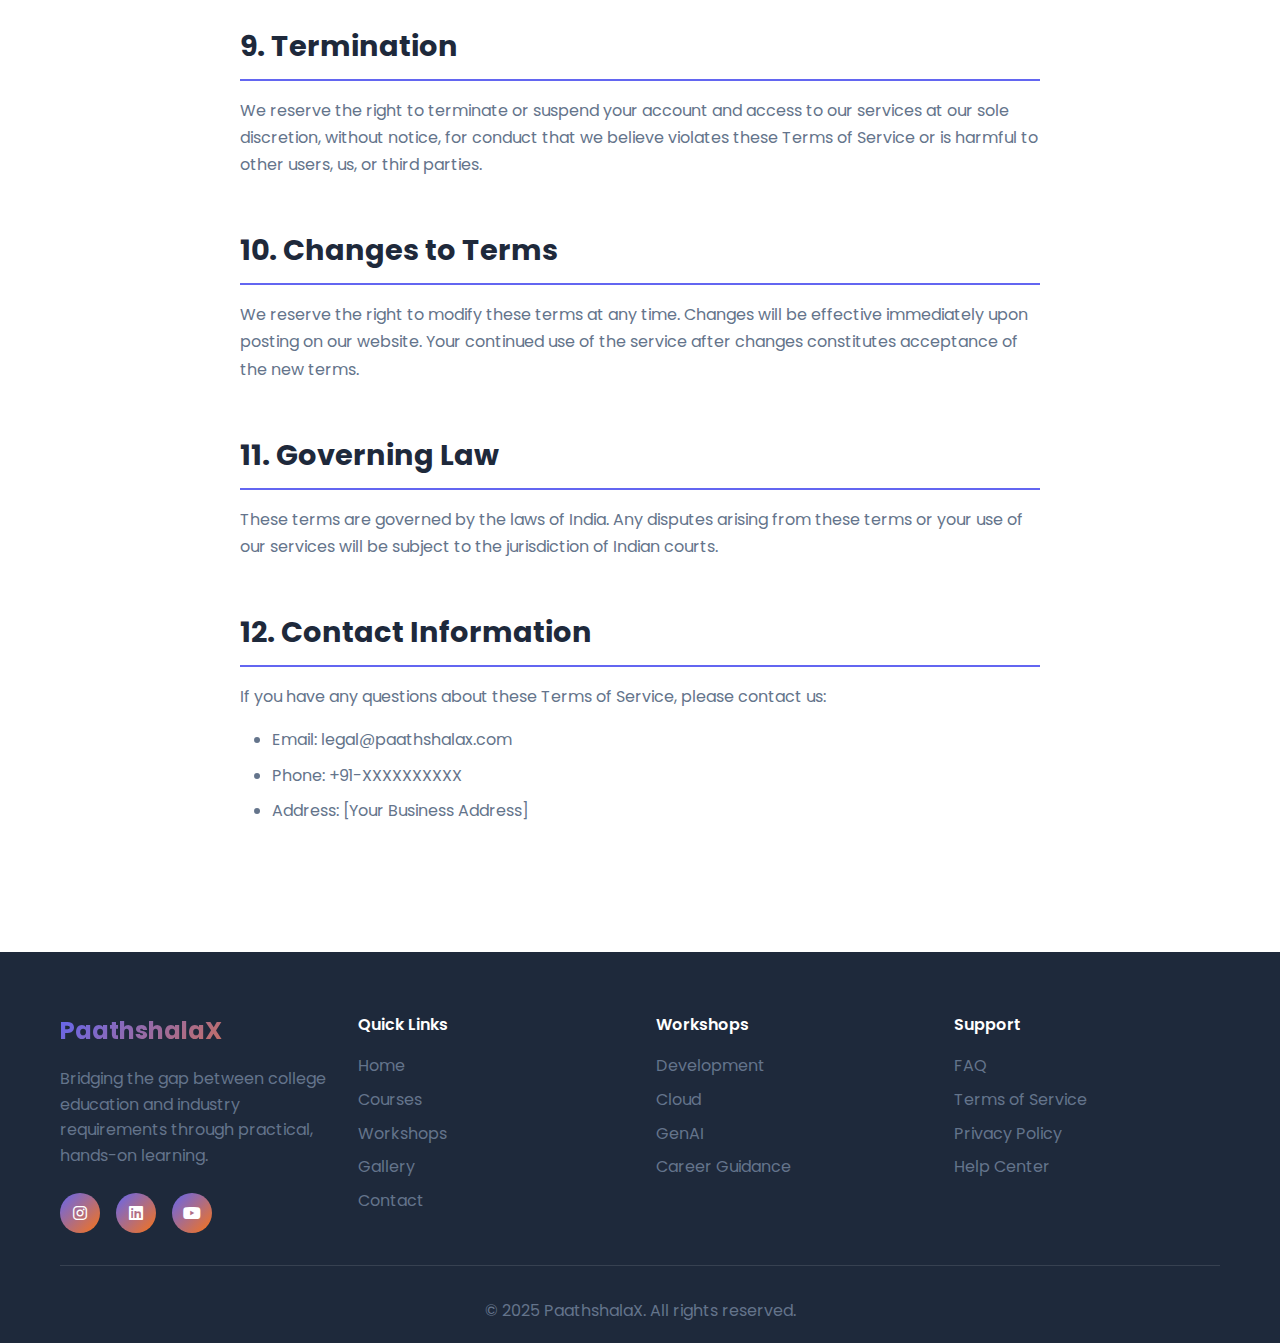
<file: terms.html>
<!DOCTYPE html>
<html lang="en">
<head>
    <meta charset="UTF-8">
    <meta name="viewport" content="width=device-width, initial-scale=1.0">
    <title>Terms of Service - PaathshalaX</title>
    <meta name="description" content="Terms of Service for PaathshalaX. Read our terms and conditions for using our educational platform and services.">
    <link rel="stylesheet" href="css/style.css">
    <link href="https://fonts.googleapis.com/css2?family=Poppins:wght@300;400;500;600;700&display=swap" rel="stylesheet">
    <link href="https://cdnjs.cloudflare.com/ajax/libs/font-awesome/6.0.0/css/all.min.css" rel="stylesheet">
</head>
<body>
    <!-- Navigation -->
    <nav class="navbar">
        <div class="nav-container">
            <div class="nav-logo">
                <a href="index.html">
                    <h2>PaathshalaX</h2>
                </a>
            </div>
            <ul class="nav-menu">
                <li><a href="index.html" class="nav-link">Home</a></li>
                <li><a href="about.html" class="nav-link">About</a></li>
                <li><a href="courses.html" class="nav-link">Courses</a></li>
                <li><a href="workshops.html" class="nav-link">Workshops</a></li>
                <li><a href="gallery.html" class="nav-link">Gallery</a></li>
                <li><a href="testimonials.html" class="nav-link">Testimonials</a></li>
                <li><a href="faq.html" class="nav-link">FAQ</a></li>
                <li><a href="contact.html" class="nav-link">Contact</a></li>
                <li><a href="courses.html" class="nav-cta">Browse Offerings</a></li>
            </ul>
            <div class="hamburger">
                <span></span>
                <span></span>
                <span></span>
            </div>
        </div>
    </nav>

    <!-- Page Header -->
    <section class="page-header">
        <div class="container">
            <h1>Terms of Service</h1>
            <p>Last updated: January 2025</p>
        </div>
    </section>

    <!-- Terms Content -->
    <section class="legal-content">
        <div class="container">
            <div class="legal-document">
                <div class="section">
                    <h2>1. Acceptance of Terms</h2>
                    <p>By accessing and using PaathshalaX's website and services, you accept and agree to be bound by the terms and provision of this agreement. If you do not agree to abide by the above, please do not use this service.</p>
                </div>

                <div class="section">
                    <h2>2. Description of Service</h2>
                    <p>PaathshalaX provides online and offline educational workshops, courses, and mentorship programs in technology fields including but not limited to:</p>
                    <ul>
                        <li>Web Development and Programming</li>
                        <li>Cloud Computing and DevOps</li>
                        <li>Generative AI and Machine Learning</li>
                        <li>Career Guidance and Professional Development</li>
                    </ul>
                </div>

                <div class="section">
                    <h2>3. User Accounts and Registration</h2>
                    <p>To access certain features of our service, you may be required to create an account. You agree to:</p>
                    <ul>
                        <li>Provide accurate, current, and complete information during registration</li>
                        <li>Maintain and update your account information</li>
                        <li>Keep your login credentials secure and confidential</li>
                        <li>Accept responsibility for all activities under your account</li>
                    </ul>
                </div>

                <div class="section">
                    <h2>4. Course Enrollment and Payment</h2>
                    <h3>4.1 Enrollment</h3>
                    <p>Course enrollment is subject to availability and our admission criteria. We reserve the right to refuse enrollment to any applicant.</p>
                    
                    <h3>4.2 Payment Terms</h3>
                    <p>Payment is required at the time of enrollment unless otherwise specified. We accept various payment methods including credit cards, debit cards, UPI, and net banking.</p>
                    
                    <h3>4.3 Refund Policy</h3>
                    <p>We offer a 7-day money-back guarantee from the date of enrollment. Refund requests must be submitted within this period. After 7 days, no refunds will be provided except in exceptional circumstances at our sole discretion.</p>
                </div>

                <div class="section">
                    <h2>5. User Conduct</h2>
                    <p>You agree not to use the service to:</p>
                    <ul>
                        <li>Violate any applicable laws or regulations</li>
                        <li>Infringe upon the rights of others</li>
                        <li>Distribute spam, malware, or other harmful content</li>
                        <li>Attempt to gain unauthorized access to our systems</li>
                        <li>Share course materials with non-enrolled users</li>
                        <li>Engage in any form of harassment or discrimination</li>
                    </ul>
                </div>

                <div class="section">
                    <h2>6. Intellectual Property Rights</h2>
                    <p>All course materials, including but not limited to videos, documents, code, and presentations, are the intellectual property of PaathshalaX or our content partners. You may:</p>
                    <ul>
                        <li>Access and use materials for personal learning purposes</li>
                        <li>Download materials for offline viewing during your enrollment period</li>
                    </ul>
                    <p>You may not:</p>
                    <ul>
                        <li>Redistribute, sell, or share course materials</li>
                        <li>Use materials for commercial purposes without written permission</li>
                        <li>Remove copyright notices or proprietary markings</li>
                    </ul>
                </div>

                <div class="section">
                    <h2>7. Privacy and Data Protection</h2>
                    <p>Your privacy is important to us. Please review our Privacy Policy to understand how we collect, use, and protect your personal information. By using our services, you consent to the collection and use of information as outlined in our Privacy Policy.</p>
                </div>

                <div class="section">
                    <h2>8. Disclaimers and Limitations</h2>
                    <h3>8.1 Educational Outcomes</h3>
                    <p>While we strive to provide high-quality education, we cannot guarantee specific learning outcomes, job placements, or career advancement. Success depends on individual effort, dedication, and market conditions.</p>
                    
                    <h3>8.2 Technical Issues</h3>
                    <p>We are not liable for technical issues, internet connectivity problems, or device compatibility issues that may affect your learning experience.</p>
                    
                    <h3>8.3 Limitation of Liability</h3>
                    <p>Our liability is limited to the amount you paid for the specific course or service. We are not liable for any indirect, incidental, or consequential damages.</p>
                </div>

                <div class="section">
                    <h2>9. Termination</h2>
                    <p>We reserve the right to terminate or suspend your account and access to our services at our sole discretion, without notice, for conduct that we believe violates these Terms of Service or is harmful to other users, us, or third parties.</p>
                </div>

                <div class="section">
                    <h2>10. Changes to Terms</h2>
                    <p>We reserve the right to modify these terms at any time. Changes will be effective immediately upon posting on our website. Your continued use of the service after changes constitutes acceptance of the new terms.</p>
                </div>

                <div class="section">
                    <h2>11. Governing Law</h2>
                    <p>These terms are governed by the laws of India. Any disputes arising from these terms or your use of our services will be subject to the jurisdiction of Indian courts.</p>
                </div>

                <div class="section">
                    <h2>12. Contact Information</h2>
                    <p>If you have any questions about these Terms of Service, please contact us:</p>
                    <ul>
                        <li>Email: legal@paathshalax.com</li>
                        <li>Phone: +91-XXXXXXXXXX</li>
                        <li>Address: [Your Business Address]</li>
                    </ul>
                </div>
            </div>
        </div>
    </section>

    <!-- Footer -->
    <footer class="footer">
        <div class="container">
            <div class="footer-content">
                <div class="footer-section">
                    <h3>PaathshalaX</h3>
                    <p>Bridging the gap between college education and industry requirements through practical, hands-on learning.</p>
                    <div class="social-links">
                        <a href="#" aria-label="Instagram"><i class="fab fa-instagram"></i></a>
                        <a href="#" aria-label="LinkedIn"><i class="fab fa-linkedin"></i></a>
                        <a href="#" aria-label="YouTube"><i class="fab fa-youtube"></i></a>
                    </div>
                </div>
                <div class="footer-section">
                    <h4>Quick Links</h4>
                    <ul>
                        <li><a href="index.html">Home</a></li>
                        <li><a href="courses.html">Courses</a></li>
                        <li><a href="workshops.html">Workshops</a></li>
                        <li><a href="gallery.html">Gallery</a></li>
                        <li><a href="contact.html">Contact</a></li>
                    </ul>
                </div>
                <div class="footer-section">
                    <h4>Workshops</h4>
                    <ul>
                        <li><a href="development-workshops.html">Development</a></li>
                        <li><a href="cloud-workshops.html">Cloud</a></li>
                        <li><a href="genai-workshops.html">GenAI</a></li>
                        <li><a href="career-guidance.html">Career Guidance</a></li>
                    </ul>
                </div>
                <div class="footer-section">
                    <h4>Support</h4>
                    <ul>
                        <li><a href="faq.html">FAQ</a></li>
                        <li><a href="terms.html">Terms of Service</a></li>
                        <li><a href="privacy.html">Privacy Policy</a></li>
                        <li><a href="contact.html">Help Center</a></li>
                    </ul>
                </div>
            </div>
            <div class="footer-bottom">
                <p>&copy; 2025 PaathshalaX. All rights reserved.</p>
            </div>
        </div>
    </footer>

    <script src="js/script.js"></script>
</body>
</html>
</file>
<file: css/style.css>
/* Reset and Base Styles */
* {
    margin: 0;
    padding: 0;
    box-sizing: border-box;
}

:root {
    --primary-indigo: #6366f1;
    --primary-orange: #f97316;
    --primary-white: #ffffff;
    --secondary-indigo: #4f46e5;
    --secondary-orange: #ea580c;
    --light-gray: #f8fafc;
    --medium-gray: #64748b;
    --dark-gray: #1e293b;
    --success-green: #10b981;
    --gradient-primary: linear-gradient(135deg, #6366f1 0%, #f97316 100%);
    --gradient-secondary: linear-gradient(135deg, #4f46e5 0%, #ea580c 100%);
    --shadow-light: 0 4px 6px rgba(0, 0, 0, 0.05);
    --shadow-medium: 0 10px 25px rgba(0, 0, 0, 0.1);
    --shadow-heavy: 0 20px 40px rgba(0, 0, 0, 0.15);
}

body {
    font-family: 'Poppins', -apple-system, BlinkMacSystemFont, 'Segoe UI', sans-serif;
    line-height: 1.6;
    color: var(--dark-gray);
    background-color: var(--primary-white);
    overflow-x: hidden;
}

.container {
    max-width: 1200px;
    margin: 0 auto;
    padding: 0 20px;
}

/* Navigation */
.navbar {
    background: var(--primary-white);
    box-shadow: var(--shadow-light);
    position: fixed;
    top: 0;
    width: 100%;
    z-index: 1000;
    transition: all 0.3s ease;
}

.nav-container {
    max-width: 1200px;
    margin: 0 auto;
    padding: 0 20px;
    display: flex;
    justify-content: space-between;
    align-items: center;
    height: 70px;
}

.nav-logo a {
    text-decoration: none;
    transition: all 0.3s ease;
}

.nav-logo a:hover {
    transform: scale(1.05);
}

.nav-logo h2 {
    background: var(--gradient-primary);
    -webkit-background-clip: text;
    -webkit-text-fill-color: transparent;
    background-clip: text;
    font-size: 1.8rem;
    font-weight: 700;
    margin: 0;
    transition: all 0.3s ease;
}

.nav-menu {
    display: flex;
    list-style: none;
    gap: 2rem;
    align-items: center;
}

.nav-link {
    text-decoration: none;
    color: var(--medium-gray);
    font-weight: 500;
    transition: all 0.3s ease;
    position: relative;
    padding: 0.5rem 0;
}

.nav-link:hover,
.nav-link.active {
    color: var(--primary-indigo);
}

.nav-link.active::after {
    content: '';
    position: absolute;
    bottom: 0;
    left: 0;
    width: 100%;
    height: 2px;
    background: var(--gradient-primary);
    border-radius: 1px;
}

.nav-cta {
    background: var(--gradient-primary);
    color: var(--primary-white) !important;
    padding: 0.75rem 1.5rem;
    border-radius: 25px;
    text-decoration: none;
    font-weight: 600;
    transition: all 0.3s ease;
    box-shadow: var(--shadow-light);
}

.nav-cta:hover {
    transform: translateY(-2px);
    box-shadow: var(--shadow-medium);
}

.hamburger {
    display: none;
    flex-direction: column;
    cursor: pointer;
    gap: 4px;
}

.hamburger span {
    width: 25px;
    height: 3px;
    background: var(--primary-indigo);
    border-radius: 2px;
    transition: 0.3s;
}

/* Buttons */
.btn {
    display: inline-block;
    padding: 0.75rem 2rem;
    border: none;
    border-radius: 25px;
    text-decoration: none;
    font-weight: 600;
    text-align: center;
    cursor: pointer;
    transition: all 0.3s ease;
    font-size: 1rem;
    position: relative;
    overflow: hidden;
}

.btn-primary {
    background: var(--gradient-primary);
    color: var(--primary-white);
    box-shadow: var(--shadow-light);
}

.btn-primary:hover {
    transform: translateY(-2px);
    box-shadow: var(--shadow-medium);
}

.btn-secondary {
    background: transparent;
    color: var(--primary-indigo);
    border: 2px solid var(--primary-indigo);
}

.btn-secondary:hover {
    background: var(--primary-indigo);
    color: var(--primary-white);
}

.btn-outline {
    background: transparent;
    color: var(--primary-orange);
    border: 2px solid var(--primary-orange);
}

.btn-outline:hover {
    background: var(--primary-orange);
    color: var(--primary-white);
}

.btn-large {
    padding: 1rem 2.5rem;
    font-size: 1.1rem;
}

/* Hero Section */
.hero {
    background: linear-gradient(135deg, #6366f1 0%, #f97316 100%);
    color: var(--primary-white);
    padding: 120px 0 80px;
    position: relative;
    overflow: hidden;
}

.hero::before {
    content: '';
    position: absolute;
    top: 0;
    left: 0;
    right: 0;
    bottom: 0;
    background: url('data:image/svg+xml,<svg xmlns="http://www.w3.org/2000/svg" viewBox="0 0 100 100"><defs><pattern id="grain" width="100" height="100" patternUnits="userSpaceOnUse"><circle cx="25" cy="25" r="1" fill="white" opacity="0.1"/><circle cx="75" cy="75" r="1" fill="white" opacity="0.1"/><circle cx="50" cy="10" r="0.5" fill="white" opacity="0.1"/><circle cx="10" cy="60" r="0.5" fill="white" opacity="0.1"/><circle cx="90" cy="40" r="0.5" fill="white" opacity="0.1"/></pattern></defs><rect width="100" height="100" fill="url(%23grain)"/></svg>');
    pointer-events: none;
}

.hero-container {
    max-width: 1200px;
    margin: 0 auto;
    padding: 0 20px;
    display: grid;
    grid-template-columns: 1fr 1fr;
    gap: 4rem;
    align-items: center;
    position: relative;
    z-index: 1;
}

.hero-content h1 {
    font-size: 3.5rem;
    font-weight: 700;
    line-height: 1.2;
    margin-bottom: 1.5rem;
}

.highlight {
    background: linear-gradient(45deg, #fbbf24, #f97316);
    -webkit-background-clip: text;
    -webkit-text-fill-color: transparent;
    background-clip: text;
}

.hero-subtitle {
    font-size: 1.25rem;
    margin-bottom: 2rem;
    opacity: 0.9;
    line-height: 1.6;
}

.hero-cta {
    display: flex;
    gap: 1rem;
    margin-bottom: 3rem;
}

.hero-stats {
    display: flex;
    gap: 2rem;
}

.stat {
    text-align: center;
}

.stat-number {
    display: block;
    font-size: 2rem;
    font-weight: 700;
    margin-bottom: 0.25rem;
}

.stat-label {
    font-size: 0.9rem;
    opacity: 0.8;
}

.hero-visual {
    display: grid;
    grid-template-columns: 1fr;
    gap: 1.5rem;
    position: relative;
}

.hero-card {
    background: rgba(255, 255, 255, 0.1);
    backdrop-filter: blur(10px);
    border: 1px solid rgba(255, 255, 255, 0.2);
    border-radius: 20px;
    padding: 2rem;
    text-align: center;
    transition: all 0.3s ease;
}

.hero-card:hover {
    transform: translateY(-5px);
    background: rgba(255, 255, 255, 0.15);
}

.hero-card i {
    font-size: 3rem;
    margin-bottom: 1rem;
    color: var(--primary-orange);
}

.hero-card h3 {
    font-size: 1.5rem;
    margin-bottom: 0.5rem;
}

.hero-card p {
    opacity: 0.8;
}

/* Section Headers */
.section-header {
    text-align: center;
    margin-bottom: 4rem;
}

.section-header h2 {
    font-size: 2.5rem;
    font-weight: 700;
    margin-bottom: 1rem;
    background: var(--gradient-primary);
    -webkit-background-clip: text;
    -webkit-text-fill-color: transparent;
    background-clip: text;
}

.section-header p {
    font-size: 1.1rem;
    color: var(--medium-gray);
    max-width: 600px;
    margin: 0 auto;
}

/* Offerings Section */
.offerings {
    padding: 80px 0;
    background: var(--light-gray);
}

.offerings-grid {
    display: grid;
    grid-template-columns: repeat(auto-fit, minmax(350px, 1fr));
    gap: 2rem;
}

.offering-card {
    background: var(--primary-white);
    border-radius: 20px;
    padding: 2.5rem;
    box-shadow: var(--shadow-light);
    transition: all 0.3s ease;
    position: relative;
    overflow: hidden;
}

.offering-card::before {
    content: '';
    position: absolute;
    top: 0;
    left: 0;
    width: 100%;
    height: 4px;
    background: var(--gradient-primary);
}

.offering-card:hover {
    transform: translateY(-10px);
    box-shadow: var(--shadow-heavy);
}

.card-icon {
    width: 80px;
    height: 80px;
    background: var(--gradient-primary);
    border-radius: 20px;
    display: flex;
    align-items: center;
    justify-content: center;
    margin-bottom: 1.5rem;
}

.card-icon i {
    font-size: 2rem;
    color: var(--primary-white);
}

.offering-card h3 {
    font-size: 1.5rem;
    font-weight: 600;
    margin-bottom: 0.5rem;
    color: var(--dark-gray);
}

.offering-card > p {
    color: var(--primary-orange);
    font-weight: 600;
    margin-bottom: 1.5rem;
}

.offering-card ul {
    list-style: none;
    padding: 0;
}

.offering-card li {
    padding: 0.5rem 0;
    color: var(--medium-gray);
    position: relative;
    padding-left: 1.5rem;
}

.offering-card li::before {
    content: '✓';
    position: absolute;
    left: 0;
    color: var(--success-green);
    font-weight: bold;
}

/* Why Us Section */
.why-us {
    padding: 80px 0;
    background: var(--primary-white);
}

.why-us-content {
    display: grid;
    grid-template-columns: 1fr 1fr;
    gap: 4rem;
    align-items: center;
}

.why-us-text h2 {
    font-size: 2.5rem;
    font-weight: 700;
    margin-bottom: 1.5rem;
    background: var(--gradient-primary);
    -webkit-background-clip: text;
    -webkit-text-fill-color: transparent;
    background-clip: text;
}

.why-us-text > p {
    font-size: 1.1rem;
    color: var(--medium-gray);
    margin-bottom: 2rem;
    line-height: 1.7;
}

.features-list {
    display: flex;
    flex-direction: column;
    gap: 1.5rem;
}

.feature-item {
    display: flex;
    gap: 1rem;
    align-items: flex-start;
}

.feature-item i {
    color: var(--success-green);
    font-size: 1.5rem;
    margin-top: 0.25rem;
    flex-shrink: 0;
}

.feature-item h4 {
    font-size: 1.1rem;
    font-weight: 600;
    margin-bottom: 0.5rem;
    color: var(--dark-gray);
}

.feature-item p {
    color: var(--medium-gray);
    line-height: 1.5;
}

.why-us-visual {
    display: flex;
    justify-content: center;
    align-items: center;
}

.visual-card {
    background: var(--primary-white);
    border-radius: 20px;
    padding: 2rem;
    box-shadow: var(--shadow-medium);
    width: 100%;
    max-width: 400px;
}

.card-header {
    display: flex;
    align-items: center;
    gap: 1rem;
    margin-bottom: 1.5rem;
}

.card-header i {
    color: var(--primary-indigo);
    font-size: 1.5rem;
}

.card-header span {
    font-weight: 600;
    color: var(--dark-gray);
}

.progress-bar {
    width: 100%;
    height: 8px;
    background: var(--light-gray);
    border-radius: 4px;
    overflow: hidden;
    margin-bottom: 1rem;
}

.progress {
    height: 100%;
    background: var(--gradient-primary);
    border-radius: 4px;
    transition: width 1s ease;
}

.card-body p {
    color: var(--medium-gray);
    font-size: 0.9rem;
}

/* Featured Workshops */
.featured-workshops {
    padding: 80px 0;
    background: var(--light-gray);
}

.workshops-grid {
    display: grid;
    grid-template-columns: repeat(auto-fit, minmax(350px, 1fr));
    gap: 2rem;
}

.workshop-card {
    background: var(--primary-white);
    border-radius: 20px;
    overflow: hidden;
    box-shadow: var(--shadow-light);
    transition: all 0.3s ease;
}

.workshop-card:hover {
    transform: translateY(-5px);
    box-shadow: var(--shadow-medium);
}

.workshop-image {
    height: 200px;
    background: var(--gradient-primary);
    display: flex;
    align-items: center;
    justify-content: center;
    position: relative;
}

.workshop-image i {
    font-size: 4rem;
    color: var(--primary-white);
}

.workshop-content {
    padding: 2rem;
}

.workshop-content h3 {
    font-size: 1.5rem;
    font-weight: 600;
    margin-bottom: 1rem;
    color: var(--dark-gray);
}

.workshop-content > p {
    color: var(--medium-gray);
    margin-bottom: 1.5rem;
    line-height: 1.6;
}

.workshop-meta {
    display: flex;
    gap: 1.5rem;
    margin-bottom: 1.5rem;
}

.workshop-meta span {
    display: flex;
    align-items: center;
    gap: 0.5rem;
    color: var(--medium-gray);
    font-size: 0.9rem;
}

.workshop-meta i {
    color: var(--primary-orange);
}

/* CTA Section */
.cta-section {
    padding: 80px 0;
    background: var(--gradient-primary);
    color: var(--primary-white);
    text-align: center;
}

.cta-content h2 {
    font-size: 2.5rem;
    font-weight: 700;
    margin-bottom: 1rem;
}

.cta-content p {
    font-size: 1.2rem;
    margin-bottom: 2rem;
    opacity: 0.9;
}

.cta-section .btn-primary {
    background: var(--primary-white);
    color: var(--primary-indigo);
}

.cta-section .btn-primary:hover {
    background: var(--light-gray);
}

/* Footer */
.footer {
    background: var(--dark-gray);
    color: var(--primary-white);
    padding: 60px 0 20px;
}

.footer-content {
    display: grid;
    grid-template-columns: repeat(auto-fit, minmax(250px, 1fr));
    gap: 2rem;
    margin-bottom: 2rem;
}

.footer-section h3 {
    background: var(--gradient-primary);
    -webkit-background-clip: text;
    -webkit-text-fill-color: transparent;
    background-clip: text;
    font-size: 1.5rem;
    margin-bottom: 1rem;
}

.footer-section h4 {
    color: var(--primary-white);
    margin-bottom: 1rem;
    font-weight: 600;
}

.footer-section p {
    color: var(--medium-gray);
    line-height: 1.6;
    margin-bottom: 1.5rem;
}

.footer-section ul {
    list-style: none;
}

.footer-section ul li {
    margin-bottom: 0.5rem;
}

.footer-section ul li a {
    color: var(--medium-gray);
    text-decoration: none;
    transition: color 0.3s ease;
}

.footer-section ul li a:hover {
    color: var(--primary-orange);
}

.social-links {
    display: flex;
    gap: 1rem;
}

.social-links a {
    display: flex;
    align-items: center;
    justify-content: center;
    width: 40px;
    height: 40px;
    background: var(--gradient-primary);
    color: var(--primary-white);
    border-radius: 50%;
    text-decoration: none;
    transition: all 0.3s ease;
}

.social-links a:hover {
    transform: translateY(-2px);
    box-shadow: var(--shadow-medium);
}

.footer-bottom {
    border-top: 1px solid #374151;
    padding-top: 2rem;
    text-align: center;
    color: var(--medium-gray);
}

/* Responsive Design */
@media (max-width: 768px) {
    .hamburger {
        display: flex;
    }
    
    .nav-menu {
        position: fixed;
        left: -100%;
        top: 70px;
        flex-direction: column;
        background-color: var(--primary-white);
        width: 100%;
        text-align: center;
        transition: 0.3s;
        box-shadow: var(--shadow-medium);
        padding: 2rem 0;
        gap: 1rem;
    }
    
    .nav-menu.active {
        left: 0;
    }
    
    .hero-container {
        grid-template-columns: 1fr;
        gap: 2rem;
        text-align: center;
    }
    
    .hero-content h1 {
        font-size: 2.5rem;
    }
    
    .hero-cta {
        justify-content: center;
        flex-wrap: wrap;
    }
    
    .hero-stats {
        justify-content: center;
        flex-wrap: wrap;
    }
    
    .offerings-grid,
    .workshops-grid {
        grid-template-columns: 1fr;
    }
    
    .why-us-content {
        grid-template-columns: 1fr;
        gap: 2rem;
    }
    
    .section-header h2 {
        font-size: 2rem;
    }
    
    .cta-content h2 {
        font-size: 2rem;
    }
}

@media (max-width: 480px) {
    .container {
        padding: 0 15px;
    }
    
    .hero-content h1 {
        font-size: 2rem;
    }
    
    .hero-subtitle {
        font-size: 1.1rem;
    }
    
    .offering-card,
    .workshop-content {
        padding: 1.5rem;
    }
    
    .btn {
        padding: 0.75rem 1.5rem;
        font-size: 0.9rem;
    }
}/*
 Page Header */
.page-header {
    background: var(--gradient-primary);
    color: var(--primary-white);
    padding: 120px 0 60px;
    text-align: center;
    position: relative;
    overflow: hidden;
}

.page-header::before {
    content: '';
    position: absolute;
    top: 0;
    left: 0;
    right: 0;
    bottom: 0;
    background: url('data:image/svg+xml,<svg xmlns="http://www.w3.org/2000/svg" viewBox="0 0 100 100"><defs><pattern id="dots" width="20" height="20" patternUnits="userSpaceOnUse"><circle cx="10" cy="10" r="1" fill="white" opacity="0.1"/></pattern></defs><rect width="100" height="100" fill="url(%23dots)"/></svg>');
    pointer-events: none;
}

.page-header h1 {
    font-size: 3rem;
    font-weight: 700;
    margin-bottom: 1rem;
    position: relative;
    z-index: 1;
}

.page-header p {
    font-size: 1.2rem;
    opacity: 0.9;
    position: relative;
    z-index: 1;
}

/* Founding Story */
.founding-story {
    padding: 80px 0;
    background: var(--primary-white);
}

.story-content {
    display: grid;
    grid-template-columns: 1fr 1fr;
    gap: 4rem;
    align-items: center;
}

.story-text h2 {
    font-size: 2.5rem;
    font-weight: 700;
    margin-bottom: 2rem;
    background: var(--gradient-primary);
    -webkit-background-clip: text;
    -webkit-text-fill-color: transparent;
    background-clip: text;
}

.story-text p {
    font-size: 1.1rem;
    line-height: 1.7;
    color: var(--medium-gray);
    margin-bottom: 1.5rem;
}

.story-highlights {
    margin-top: 2rem;
    display: flex;
    flex-direction: column;
    gap: 1.5rem;
}

.highlight-item {
    display: flex;
    gap: 1rem;
    align-items: flex-start;
}

.highlight-item i {
    color: var(--primary-orange);
    font-size: 1.5rem;
    margin-top: 0.25rem;
    flex-shrink: 0;
}

.highlight-item h4 {
    font-size: 1.1rem;
    font-weight: 600;
    margin-bottom: 0.5rem;
    color: var(--dark-gray);
}

.highlight-item p {
    color: var(--medium-gray);
    line-height: 1.5;
    margin: 0;
}

.visual-grid {
    display: grid;
    grid-template-columns: 1fr;
    gap: 1.5rem;
}

.visual-card {
    background: var(--light-gray);
    border-radius: 15px;
    padding: 2rem;
    text-align: center;
    transition: all 0.3s ease;
    border: 2px solid transparent;
}

.visual-card.highlight {
    background: var(--gradient-primary);
    color: var(--primary-white);
}

.visual-card:not(.highlight):hover {
    border-color: var(--primary-indigo);
    transform: translateY(-5px);
}

.visual-card i {
    font-size: 2.5rem;
    margin-bottom: 1rem;
    color: var(--primary-indigo);
}

.visual-card.highlight i {
    color: var(--primary-white);
}

.visual-card h4 {
    font-size: 1.2rem;
    font-weight: 600;
    margin-bottom: 0.5rem;
}

.visual-card p {
    font-size: 0.9rem;
    opacity: 0.8;
}

/* Vision & Mission */
.vision-mission {
    padding: 80px 0;
    background: var(--light-gray);
}

.vm-grid {
    display: grid;
    grid-template-columns: 1fr 1fr;
    gap: 3rem;
}

.vm-card {
    background: var(--primary-white);
    border-radius: 20px;
    padding: 3rem;
    box-shadow: var(--shadow-light);
    transition: all 0.3s ease;
    position: relative;
    overflow: hidden;
}

.vm-card::before {
    content: '';
    position: absolute;
    top: 0;
    left: 0;
    width: 100%;
    height: 4px;
    background: var(--gradient-primary);
}

.vm-card:hover {
    transform: translateY(-10px);
    box-shadow: var(--shadow-heavy);
}

.vm-icon {
    width: 80px;
    height: 80px;
    background: var(--gradient-primary);
    border-radius: 20px;
    display: flex;
    align-items: center;
    justify-content: center;
    margin-bottom: 2rem;
}

.vm-icon i {
    font-size: 2rem;
    color: var(--primary-white);
}

.vm-card h3 {
    font-size: 1.8rem;
    font-weight: 700;
    margin-bottom: 1rem;
    color: var(--dark-gray);
}

.vm-card > p {
    font-size: 1.1rem;
    color: var(--medium-gray);
    line-height: 1.6;
    margin-bottom: 2rem;
}

.vm-details ul {
    list-style: none;
    padding: 0;
}

.vm-details li {
    padding: 0.75rem 0;
    color: var(--medium-gray);
    position: relative;
    padding-left: 2rem;
    border-bottom: 1px solid var(--light-gray);
}

.vm-details li:last-child {
    border-bottom: none;
}

.vm-details li::before {
    content: '→';
    position: absolute;
    left: 0;
    color: var(--primary-orange);
    font-weight: bold;
    font-size: 1.2rem;
}

/* Our Approach */
.our-approach {
    padding: 80px 0;
    background: var(--primary-white);
}

.approach-grid {
    display: grid;
    grid-template-columns: repeat(auto-fit, minmax(250px, 1fr));
    gap: 2rem;
}

.approach-item {
    text-align: center;
    padding: 2rem;
    position: relative;
}

.approach-number {
    width: 60px;
    height: 60px;
    background: var(--gradient-primary);
    color: var(--primary-white);
    border-radius: 50%;
    display: flex;
    align-items: center;
    justify-content: center;
    font-size: 1.5rem;
    font-weight: 700;
    margin: 0 auto 1.5rem;
}

.approach-item h4 {
    font-size: 1.3rem;
    font-weight: 600;
    margin-bottom: 1rem;
    color: var(--dark-gray);
}

.approach-item p {
    color: var(--medium-gray);
    line-height: 1.6;
}

/* Team Values */
.team-values {
    padding: 80px 0;
    background: var(--light-gray);
}

.values-grid {
    display: grid;
    grid-template-columns: repeat(auto-fit, minmax(300px, 1fr));
    gap: 2rem;
}

.value-card {
    background: var(--primary-white);
    border-radius: 15px;
    padding: 2rem;
    text-align: center;
    box-shadow: var(--shadow-light);
    transition: all 0.3s ease;
}

.value-card:hover {
    transform: translateY(-5px);
    box-shadow: var(--shadow-medium);
}

.value-card i {
    font-size: 3rem;
    color: var(--primary-indigo);
    margin-bottom: 1rem;
}

.value-card h4 {
    font-size: 1.3rem;
    font-weight: 600;
    margin-bottom: 1rem;
    color: var(--dark-gray);
}

.value-card p {
    color: var(--medium-gray);
    line-height: 1.5;
}

/* Responsive adjustments for About page */
@media (max-width: 768px) {
    .page-header h1 {
        font-size: 2.5rem;
    }
    
    .story-content,
    .vm-grid {
        grid-template-columns: 1fr;
        gap: 2rem;
    }
    
    .approach-grid {
        grid-template-columns: repeat(auto-fit, minmax(200px, 1fr));
    }
    
    .values-grid {
        grid-template-columns: 1fr;
    }
    
    .vm-card,
    .offering-card {
        padding: 2rem;
    }
}

@media (max-width: 480px) {
    .page-header h1 {
        font-size: 2rem;
    }
    
    .story-text h2 {
        font-size: 2rem;
    }
    
    .approach-grid {
        grid-template-columns: 1fr;
    }
}/* C
ourse Categories */
.course-categories {
    padding: 80px 0;
    background: var(--light-gray);
}

.categories-grid {
    display: grid;
    grid-template-columns: repeat(auto-fit, minmax(500px, 1fr));
    gap: 3rem;
}

.category-card {
    background: var(--primary-white);
    border-radius: 20px;
    overflow: hidden;
    box-shadow: var(--shadow-light);
    transition: all 0.3s ease;
    position: relative;
}

.category-card::before {
    content: '';
    position: absolute;
    top: 0;
    left: 0;
    width: 100%;
    height: 4px;
    background: var(--gradient-primary);
}

.category-card:hover {
    transform: translateY(-10px);
    box-shadow: var(--shadow-heavy);
}

.category-header {
    background: var(--gradient-primary);
    color: var(--primary-white);
    padding: 2.5rem;
    text-align: center;
    position: relative;
}

.category-icon {
    width: 80px;
    height: 80px;
    background: rgba(255, 255, 255, 0.2);
    border-radius: 20px;
    display: flex;
    align-items: center;
    justify-content: center;
    margin: 0 auto 1.5rem;
}

.category-icon i {
    font-size: 2.5rem;
    color: var(--primary-white);
}

.category-header h3 {
    font-size: 1.8rem;
    font-weight: 700;
    margin-bottom: 0.5rem;
}

.category-header p {
    opacity: 0.9;
    font-size: 1.1rem;
}

.category-content {
    padding: 2.5rem;
}

.category-topics h4 {
    font-size: 1.2rem;
    font-weight: 600;
    margin-bottom: 1rem;
    color: var(--dark-gray);
}

.category-topics ul {
    list-style: none;
    padding: 0;
    margin-bottom: 2rem;
}

.category-topics li {
    padding: 0.5rem 0;
    color: var(--medium-gray);
    position: relative;
    padding-left: 1.5rem;
}

.category-topics li::before {
    content: '→';
    position: absolute;
    left: 0;
    color: var(--primary-orange);
    font-weight: bold;
}

.category-details {
    display: grid;
    grid-template-columns: 1fr 1fr;
    gap: 1rem;
    margin-bottom: 2rem;
}

.detail-item {
    display: flex;
    align-items: center;
    gap: 0.75rem;
    padding: 0.75rem;
    background: var(--light-gray);
    border-radius: 10px;
}

.detail-item i {
    color: var(--primary-indigo);
    font-size: 1.1rem;
}

.detail-item span {
    color: var(--dark-gray);
    font-weight: 500;
    font-size: 0.9rem;
}

.category-features {
    display: flex;
    flex-wrap: wrap;
    gap: 0.75rem;
    margin-bottom: 2rem;
}

.feature-tag {
    background: var(--gradient-primary);
    color: var(--primary-white);
    padding: 0.5rem 1rem;
    border-radius: 20px;
    font-size: 0.85rem;
    font-weight: 500;
}

/* Learning Path */
.learning-path {
    padding: 80px 0;
    background: var(--primary-white);
}

.path-timeline {
    max-width: 800px;
    margin: 0 auto;
    position: relative;
}

.path-timeline::before {
    content: '';
    position: absolute;
    left: 30px;
    top: 0;
    bottom: 0;
    width: 2px;
    background: var(--gradient-primary);
}

.timeline-item {
    display: flex;
    gap: 2rem;
    margin-bottom: 3rem;
    position: relative;
}

.timeline-number {
    width: 60px;
    height: 60px;
    background: var(--gradient-primary);
    color: var(--primary-white);
    border-radius: 50%;
    display: flex;
    align-items: center;
    justify-content: center;
    font-size: 1.5rem;
    font-weight: 700;
    flex-shrink: 0;
    position: relative;
    z-index: 1;
}

.timeline-content {
    flex: 1;
    padding-top: 0.5rem;
}

.timeline-content h4 {
    font-size: 1.3rem;
    font-weight: 600;
    margin-bottom: 0.5rem;
    color: var(--dark-gray);
}

.timeline-content p {
    color: var(--medium-gray);
    line-height: 1.6;
}

/* Why Choose */
.why-choose {
    padding: 80px 0;
    background: var(--light-gray);
}

.benefits-grid {
    display: grid;
    grid-template-columns: repeat(auto-fit, minmax(300px, 1fr));
    gap: 2rem;
}

.benefit-card {
    background: var(--primary-white);
    border-radius: 15px;
    padding: 2rem;
    text-align: center;
    box-shadow: var(--shadow-light);
    transition: all 0.3s ease;
}

.benefit-card:hover {
    transform: translateY(-5px);
    box-shadow: var(--shadow-medium);
}

.benefit-card i {
    font-size: 3rem;
    color: var(--primary-indigo);
    margin-bottom: 1rem;
}

.benefit-card h4 {
    font-size: 1.3rem;
    font-weight: 600;
    margin-bottom: 1rem;
    color: var(--dark-gray);
}

.benefit-card p {
    color: var(--medium-gray);
    line-height: 1.5;
}

.cta-buttons {
    display: flex;
    gap: 1rem;
    justify-content: center;
    flex-wrap: wrap;
}

/* Responsive adjustments for Courses page */
@media (max-width: 768px) {
    .categories-grid {
        grid-template-columns: 1fr;
    }
    
    .category-details {
        grid-template-columns: 1fr;
    }
    
    .path-timeline::before {
        left: 15px;
    }
    
    .timeline-number {
        width: 30px;
        height: 30px;
        font-size: 1rem;
    }
    
    .timeline-item {
        gap: 1rem;
    }
    
    .benefits-grid {
        grid-template-columns: 1fr;
    }
    
    .cta-buttons {
        flex-direction: column;
        align-items: center;
    }
}

@media (max-width: 480px) {
    .category-header,
    .category-content {
        padding: 1.5rem;
    }
    
    .feature-tag {
        font-size: 0.8rem;
        padding: 0.4rem 0.8rem;
    }
}/*
 Success Stats */
.success-stats {
    padding: 60px 0;
    background: var(--primary-white);
}

.stats-grid {
    display: grid;
    grid-template-columns: repeat(auto-fit, minmax(200px, 1fr));
    gap: 2rem;
}

.stat-item {
    text-align: center;
    padding: 2rem;
    background: var(--light-gray);
    border-radius: 15px;
    transition: all 0.3s ease;
}

.stat-item:hover {
    transform: translateY(-5px);
    background: var(--gradient-primary);
    color: var(--primary-white);
}

.stat-number {
    font-size: 3rem;
    font-weight: 700;
    display: block;
    margin-bottom: 0.5rem;
    color: white;
}


.stat-item:hover .stat-number {
    -webkit-text-fill-color: var(--primary-white);
}

.stat-label {
    font-size: 1.1rem;
    font-weight: 500;
    color: var(--medium-gray);
}

.stat-item:hover .stat-label {
    color: var(--primary-white);
}

/* Featured Testimonials */
.featured-testimonials {
    padding: 80px 0;
    background: var(--light-gray);
}

.testimonials-grid {
    display: grid;
    grid-template-columns: repeat(auto-fit, minmax(400px, 1fr));
    gap: 2rem;
}

.testimonial-card {
    background: var(--primary-white);
    border-radius: 20px;
    padding: 2rem;
    box-shadow: var(--shadow-light);
    transition: all 0.3s ease;
    position: relative;
    overflow: hidden;
}

.testimonial-card::before {
    content: '';
    position: absolute;
    top: 0;
    left: 0;
    width: 100%;
    height: 4px;
    background: var(--gradient-primary);
}

.testimonial-card.featured {
    border: 2px solid transparent;
    background: linear-gradient(var(--primary-white), var(--primary-white)) padding-box,
                var(--gradient-primary) border-box;
}

.testimonial-card:hover {
    transform: translateY(-10px);
    box-shadow: var(--shadow-heavy);
}

.testimonial-header {
    display: flex;
    align-items: flex-start;
    gap: 1rem;
    margin-bottom: 1.5rem;
    position: relative;
}

.student-avatar {
    position: relative;
    width: 60px;
    height: 60px;
    border-radius: 50%;
    overflow: hidden;
    flex-shrink: 0;
}

.student-avatar img {
    width: 100%;
    height: 100%;
    object-fit: cover;
}

.avatar-fallback {
    display: none;
    width: 60px;
    height: 60px;
    background: var(--gradient-primary);
    color: var(--primary-white);
    border-radius: 50%;
    align-items: center;
    justify-content: center;
    font-weight: 700;
    font-size: 1.2rem;
}

.student-info {
    flex: 1;
}

.student-info h4 {
    font-size: 1.2rem;
    font-weight: 600;
    margin-bottom: 0.25rem;
    color: var(--dark-gray);
}

.student-info p {
    color: var(--medium-gray);
    font-size: 0.9rem;
    margin-bottom: 0.5rem;
}

.rating {
    display: flex;
    gap: 0.25rem;
}

.rating i {
    color: #fbbf24;
    font-size: 0.9rem;
}

.course-tag {
    background: var(--gradient-primary);
    color: var(--primary-white);
    padding: 0.5rem 1rem;
    border-radius: 20px;
    font-size: 0.8rem;
    font-weight: 500;
    position: absolute;
    top: 0;
    right: 0;
}

.testimonial-content p {
    color: var(--medium-gray);
    line-height: 1.6;
    margin-bottom: 1.5rem;
    font-style: italic;
}

.testimonial-outcome {
    display: flex;
    align-items: center;
    gap: 0.75rem;
    padding: 1rem;
    background: var(--light-gray);
    border-radius: 10px;
    border-left: 4px solid var(--primary-orange);
}

.testimonial-outcome i {
    color: var(--primary-orange);
    font-size: 1.2rem;
}

.testimonial-outcome span {
    color: var(--dark-gray);
    font-weight: 600;
    font-size: 0.9rem;
}

/* Video Testimonials */
.video-testimonials {
    padding: 80px 0;
    background: var(--primary-white);
}

.video-grid {
    display: grid;
    grid-template-columns: repeat(auto-fit, minmax(350px, 1fr));
    gap: 2rem;
}

.video-card {
    background: var(--primary-white);
    border-radius: 15px;
    overflow: hidden;
    box-shadow: var(--shadow-light);
    transition: all 0.3s ease;
}

.video-card:hover {
    transform: translateY(-5px);
    box-shadow: var(--shadow-medium);
}

.video-thumbnail {
    position: relative;
    height: 200px;
    overflow: hidden;
}

.video-thumbnail img {
    width: 100%;
    height: 100%;
    object-fit: cover;
    transition: transform 0.3s ease;
}

.video-card:hover .video-thumbnail img {
    transform: scale(1.05);
}

.play-button {
    position: absolute;
    top: 50%;
    left: 50%;
    transform: translate(-50%, -50%);
    width: 60px;
    height: 60px;
    background: rgba(255, 255, 255, 0.9);
    border-radius: 50%;
    display: flex;
    align-items: center;
    justify-content: center;
    cursor: pointer;
    transition: all 0.3s ease;
}

.play-button:hover {
    background: var(--primary-white);
    transform: translate(-50%, -50%) scale(1.1);
}

.play-button i {
    color: var(--primary-indigo);
    font-size: 1.5rem;
    margin-left: 3px;
}

.video-info {
    padding: 1.5rem;
}

.video-info h4 {
    font-size: 1.2rem;
    font-weight: 600;
    margin-bottom: 0.5rem;
    color: var(--dark-gray);
}

.video-info p {
    color: var(--medium-gray);
    margin-bottom: 1rem;
    line-height: 1.5;
}

.video-duration {
    background: var(--primary-indigo);
    color: var(--primary-white);
    padding: 0.25rem 0.75rem;
    border-radius: 15px;
    font-size: 0.8rem;
    font-weight: 500;
}

/* Company Testimonials */
.company-testimonials {
    padding: 80px 0;
    background: var(--light-gray);
}

.company-grid {
    display: grid;
    grid-template-columns: repeat(auto-fit, minmax(350px, 1fr));
    gap: 2rem;
}

.company-testimonial {
    background: var(--primary-white);
    border-radius: 15px;
    padding: 2rem;
    box-shadow: var(--shadow-light);
    transition: all 0.3s ease;
}

.company-testimonial:hover {
    transform: translateY(-5px);
    box-shadow: var(--shadow-medium);
}

.company-logo {
    margin-bottom: 1.5rem;
}

.logo-placeholder {
    width: 80px;
    height: 80px;
    background: var(--gradient-primary);
    color: var(--primary-white);
    border-radius: 15px;
    display: flex;
    align-items: center;
    justify-content: center;
    font-weight: 700;
    font-size: 1.2rem;
}

.company-content p {
    color: var(--medium-gray);
    line-height: 1.6;
    margin-bottom: 1.5rem;
    font-style: italic;
}

.company-info h5 {
    font-size: 1.1rem;
    font-weight: 600;
    margin-bottom: 0.25rem;
    color: var(--dark-gray);
}

.company-info span {
    color: var(--medium-gray);
    font-size: 0.9rem;
}

/* Achievement Highlights */
.achievement-highlights {
    padding: 80px 0;
    background: var(--primary-white);
}

.achievements-grid {
    display: grid;
    grid-template-columns: repeat(auto-fit, minmax(250px, 1fr));
    gap: 2rem;
}

.achievement-card {
    text-align: center;
    padding: 2rem;
    background: var(--light-gray);
    border-radius: 15px;
    transition: all 0.3s ease;
}

.achievement-card:hover {
    transform: translateY(-5px);
    background: var(--primary-white);
    box-shadow: var(--shadow-medium);
}

.achievement-icon {
    width: 80px;
    height: 80px;
    background: var(--gradient-primary);
    border-radius: 20px;
    display: flex;
    align-items: center;
    justify-content: center;
    margin: 0 auto 1.5rem;
}

.achievement-icon i {
    font-size: 2rem;
    color: var(--primary-white);
}

.achievement-card h4 {
    font-size: 1.3rem;
    font-weight: 600;
    margin-bottom: 1rem;
    color: var(--dark-gray);
}

.achievement-card p {
    color: var(--medium-gray);
    line-height: 1.5;
}

/* Testimonial Slider */
.testimonial-slider-section {
    padding: 80px 0;
    background: var(--gradient-primary);
    color: var(--primary-white);
}

.testimonial-slider-section .section-header h2,
.testimonial-slider-section .section-header p {
    color: var(--primary-white);
}

.slider-container {
    position: relative;
    max-width: 800px;
    margin: 0 auto;
    overflow: hidden;
    border-radius: 20px;
}

.testimonial-slide {
    display: none;
    padding: 3rem;
    background: rgba(255, 255, 255, 0.1);
    backdrop-filter: blur(10px);
    border: 1px solid rgba(255, 255, 255, 0.2);
    text-align: center;
}

.testimonial-slide.active {
    display: block;
}

.quote-icon {
    margin-bottom: 1.5rem;
}

.quote-icon i {
    font-size: 3rem;
    color: var(--primary-orange);
    opacity: 0.7;
}

.slide-content p {
    font-size: 1.3rem;
    line-height: 1.6;
    margin-bottom: 2rem;
    font-style: italic;
}

.slide-author {
    font-size: 1.1rem;
    opacity: 0.9;
}

.slider-controls {
    display: flex;
    align-items: center;
    justify-content: center;
    gap: 2rem;
    margin-top: 2rem;
}

.slider-btn {
    width: 50px;
    height: 50px;
    background: rgba(255, 255, 255, 0.2);
    border: 1px solid rgba(255, 255, 255, 0.3);
    border-radius: 50%;
    color: var(--primary-white);
    cursor: pointer;
    display: flex;
    align-items: center;
    justify-content: center;
    transition: all 0.3s ease;
}

.slider-btn:hover {
    background: rgba(255, 255, 255, 0.3);
    transform: scale(1.1);
}

.slider-dots {
    display: flex;
    gap: 0.75rem;
}

.dot {
    width: 12px;
    height: 12px;
    border-radius: 50%;
    background: rgba(255, 255, 255, 0.4);
    cursor: pointer;
    transition: all 0.3s ease;
}

.dot.active,
.dot:hover {
    background: var(--primary-white);
    transform: scale(1.2);
}

/* Responsive adjustments for Testimonials page */
@media (max-width: 768px) {
    .testimonials-grid {
        grid-template-columns: 1fr;
    }
    
    .testimonial-header {
        flex-direction: column;
        text-align: center;
        gap: 1rem;
    }
    
    .course-tag {
        position: static;
        align-self: center;
        margin-top: 1rem;
    }
    
    .video-grid,
    .company-grid,
    .achievements-grid {
        grid-template-columns: 1fr;
    }
    
    .stats-grid {
        grid-template-columns: repeat(2, 1fr);
    }
    
    .slider-controls {
        flex-direction: column;
        gap: 1rem;
    }
    
    .testimonial-slide {
        padding: 2rem;
    }
    
    .slide-content p {
        font-size: 1.1rem;
    }
}

@media (max-width: 480px) {
    .stats-grid {
        grid-template-columns: 1fr;
    }
    
    .stat-number {
        font-size: 2.5rem;
    }
    
    .testimonial-card {
        padding: 1.5rem;
    }
    
    .student-avatar,
    .avatar-fallback {
        width: 50px;
        height: 50px;
    }
    
    .avatar-fallback {
        font-size: 1rem;
    }
    
    .video-thumbnail {
        height: 150px;
    }
    
    .play-button {
        width: 50px;
        height: 50px;
    }
    
    .play-button i {
        font-size: 1.2rem;
    }
}/* FA
Q Styles */
.faq-section {
    padding: 80px 0;
    background: var(--light-gray);
}

.faq-categories {
    display: flex;
    justify-content: center;
    gap: 1rem;
    margin-bottom: 3rem;
    flex-wrap: wrap;
}

.faq-category-btn {
    padding: 0.75rem 1.5rem;
    background: var(--primary-white);
    border: 2px solid var(--light-gray);
    border-radius: 25px;
    color: var(--medium-gray);
    font-weight: 500;
    cursor: pointer;
    transition: all 0.3s ease;
}

.faq-category-btn.active,
.faq-category-btn:hover {
    background: var(--gradient-primary);
    color: var(--primary-white);
    border-color: transparent;
}

.faq-content {
    max-width: 800px;
    margin: 0 auto;
}

.faq-category {
    display: none;
}

.faq-category.active {
    display: block;
}

.faq-item {
    background: var(--primary-white);
    border-radius: 15px;
    margin-bottom: 1rem;
    box-shadow: var(--shadow-light);
    overflow: hidden;
    transition: all 0.3s ease;
}

.faq-item:hover {
    box-shadow: var(--shadow-medium);
}

.faq-question {
    padding: 1.5rem;
    cursor: pointer;
    display: flex;
    justify-content: space-between;
    align-items: center;
    transition: all 0.3s ease;
}

.faq-question:hover {
    background: var(--light-gray);
}

.faq-question h3 {
    font-size: 1.1rem;
    font-weight: 600;
    color: var(--dark-gray);
    margin: 0;
}

.faq-question i {
    color: var(--primary-indigo);
    transition: transform 0.3s ease;
}

.faq-item.active .faq-question i {
    transform: rotate(180deg);
}

.faq-answer {
    max-height: 0;
    overflow: hidden;
    transition: max-height 0.3s ease;
}

.faq-item.active .faq-answer {
    max-height: 200px;
}

.faq-answer p {
    padding: 0 1.5rem 1.5rem;
    color: var(--medium-gray);
    line-height: 1.6;
    margin: 0;
}

.contact-cta {
    padding: 80px 0;
    background: var(--primary-white);
    text-align: center;
}

.contact-cta h2 {
    font-size: 2.5rem;
    margin-bottom: 1rem;
    background: var(--gradient-primary);
    -webkit-background-clip: text;
    -webkit-text-fill-color: transparent;
    background-clip: text;
}

.contact-cta p {
    font-size: 1.2rem;
    color: var(--medium-gray);
    margin-bottom: 2rem;
}

.contact-options {
    display: flex;
    gap: 1rem;
    justify-content: center;
    flex-wrap: wrap;
}

/* Legal Content Styles */
.legal-content {
    padding: 80px 0;
    background: var(--primary-white);
}

.legal-document {
    max-width: 800px;
    margin: 0 auto;
    line-height: 1.7;
}

.legal-document .section {
    margin-bottom: 3rem;
}

.legal-document h2 {
    font-size: 1.8rem;
    font-weight: 700;
    margin-bottom: 1rem;
    color: var(--dark-gray);
    border-bottom: 2px solid var(--primary-indigo);
    padding-bottom: 0.5rem;
}

.legal-document h3 {
    font-size: 1.3rem;
    font-weight: 600;
    margin: 1.5rem 0 0.75rem;
    color: var(--dark-gray);
}

.legal-document p {
    color: var(--medium-gray);
    margin-bottom: 1rem;
}

.legal-document ul {
    margin: 1rem 0;
    padding-left: 2rem;
}

.legal-document li {
    color: var(--medium-gray);
    margin-bottom: 0.5rem;
}

/* Contact Page Styles */
.contact-page {
    padding: 80px 0;
    background: var(--light-gray);
}

.contact-grid {
    display: grid;
    grid-template-columns: 1fr 1fr;
    gap: 4rem;
    align-items: start;
}

.contact-info-card {
    background: var(--primary-white);
    border-radius: 20px;
    padding: 2.5rem;
    box-shadow: var(--shadow-light);
}

.contact-info-card h3 {
    font-size: 1.8rem;
    margin-bottom: 2rem;
    background: var(--gradient-primary);
    -webkit-background-clip: text;
    -webkit-text-fill-color: transparent;
    background-clip: text;
}

.contact-method {
    display: flex;
    align-items: center;
    gap: 1rem;
    margin-bottom: 2rem;
    padding: 1rem;
    background: var(--light-gray);
    border-radius: 10px;
    transition: all 0.3s ease;
}

.contact-method:hover {
    background: var(--gradient-primary);
    color: var(--primary-white);
    transform: translateY(-2px);
}

.contact-method i {
    font-size: 1.5rem;
    color: var(--primary-indigo);
    width: 30px;
    text-align: center;
}

.contact-method:hover i {
    color: var(--primary-white);
}

.contact-method div h4 {
    font-size: 1.1rem;
    font-weight: 600;
    margin-bottom: 0.25rem;
    color: var(--dark-gray);
}

.contact-method:hover div h4 {
    color: var(--primary-white);
}

.contact-method div p {
    color: var(--medium-gray);
    margin: 0;
}

.contact-method:hover div p {
    color: var(--primary-white);
}

.contact-form-card {
    background: var(--primary-white);
    border-radius: 20px;
    padding: 2.5rem;
    box-shadow: var(--shadow-light);
}

.contact-form-card h3 {
    font-size: 1.8rem;
    margin-bottom: 2rem;
    background: var(--gradient-primary);
    -webkit-background-clip: text;
    -webkit-text-fill-color: transparent;
    background-clip: text;
}

.form-group {
    margin-bottom: 1.5rem;
}

.form-group label {
    display: block;
    margin-bottom: 0.5rem;
    font-weight: 600;
    color: var(--dark-gray);
}

.form-group input,
.form-group select,
.form-group textarea {
    width: 100%;
    padding: 1rem;
    border: 2px solid var(--light-gray);
    border-radius: 10px;
    font-size: 1rem;
    font-family: 'Poppins', sans-serif;
    transition: border-color 0.3s ease;
}

.form-group input:focus,
.form-group select:focus,
.form-group textarea:focus {
    outline: none;
    border-color: var(--primary-indigo);
}

.form-group textarea {
    resize: vertical;
    min-height: 120px;
}

.office-hours {
    background: var(--gradient-primary);
    color: var(--primary-white);
    padding: 1.5rem;
    border-radius: 15px;
    margin-top: 2rem;
}

.office-hours h4 {
    margin-bottom: 1rem;
    font-size: 1.2rem;
}

.office-hours p {
    margin: 0.5rem 0;
    opacity: 0.9;
}

/* Map Section */
.map-section {
    padding: 80px 0;
    background: var(--primary-white);
}

.map-container {
    background: var(--light-gray);
    border-radius: 20px;
    padding: 2rem;
    text-align: center;
    min-height: 400px;
    display: flex;
    align-items: center;
    justify-content: center;
}

.map-placeholder {
    color: var(--medium-gray);
}

.map-placeholder i {
    font-size: 4rem;
    margin-bottom: 1rem;
    color: var(--primary-indigo);
}

/* Responsive adjustments */
@media (max-width: 768px) {
    .faq-categories {
        gap: 0.5rem;
    }
    
    .faq-category-btn {
        padding: 0.5rem 1rem;
        font-size: 0.9rem;
    }
    
    .contact-grid {
        grid-template-columns: 1fr;
        gap: 2rem;
    }
    
    .contact-options {
        flex-direction: column;
        align-items: center;
    }
    
    .legal-document {
        padding: 0 1rem;
    }
}

@media (max-width: 480px) {
    .faq-question {
        padding: 1rem;
    }
    
    .faq-question h3 {
        font-size: 1rem;
    }
    
    .contact-info-card,
    .contact-form-card {
        padding: 1.5rem;
    }
    
    .contact-method {
        flex-direction: column;
        text-align: center;
    }
}/
* Quick Contact Section */
.quick-contact {
    padding: 80px 0;
    background: var(--light-gray);
}

.quick-contact-grid {
    display: grid;
    grid-template-columns: repeat(auto-fit, minmax(300px, 1fr));
    gap: 2rem;
}

.quick-contact-card {
    background: var(--primary-white);
    border-radius: 20px;
    padding: 2.5rem;
    text-align: center;
    box-shadow: var(--shadow-light);
    transition: all 0.3s ease;
}

.quick-contact-card:hover {
    transform: translateY(-10px);
    box-shadow: var(--shadow-heavy);
}

.quick-contact-card i {
    font-size: 3rem;
    color: var(--primary-indigo);
    margin-bottom: 1.5rem;
}

.quick-contact-card h4 {
    font-size: 1.3rem;
    font-weight: 600;
    margin-bottom: 1rem;
    color: var(--dark-gray);
}

.quick-contact-card p {
    color: var(--medium-gray);
    margin-bottom: 1.5rem;
    line-height: 1.5;
}

/* FAQ Quick Links */
.faq-quick-links {
    padding: 80px 0;
    background: var(--primary-white);
}

.quick-faq-grid {
    display: grid;
    grid-template-columns: repeat(auto-fit, minmax(280px, 1fr));
    gap: 2rem;
}

.quick-faq-item {
    background: var(--light-gray);
    border-radius: 15px;
    padding: 2rem;
    transition: all 0.3s ease;
}

.quick-faq-item:hover {
    background: var(--primary-white);
    box-shadow: var(--shadow-medium);
    transform: translateY(-5px);
}

.quick-faq-item h4 {
    font-size: 1.2rem;
    font-weight: 600;
    margin-bottom: 1rem;
    color: var(--dark-gray);
}

.quick-faq-item p {
    color: var(--medium-gray);
    margin-bottom: 1rem;
    line-height: 1.5;
}

.quick-faq-item a {
    color: var(--primary-indigo);
    text-decoration: none;
    font-weight: 500;
    transition: color 0.3s ease;
}

.quick-faq-item a:hover {
    color: var(--primary-orange);
}

/* Additional responsive adjustments */
@media (max-width: 768px) {
    .quick-contact-grid,
    .quick-faq-grid {
        grid-template-columns: 1fr;
    }
    
    .quick-contact-card,
    .quick-faq-item {
        padding: 1.5rem;
    }
    
    .map-container {
        padding: 1.5rem;
        min-height: 300px;
    }
}

@media (max-width: 480px) {
    .quick-contact-card i {
        font-size: 2.5rem;
    }
    
    .quick-contact-card h4 {
        font-size: 1.1rem;
    }
    
    .quick-faq-item h4 {
        font-size: 1.1rem;
    }
}
</file>
